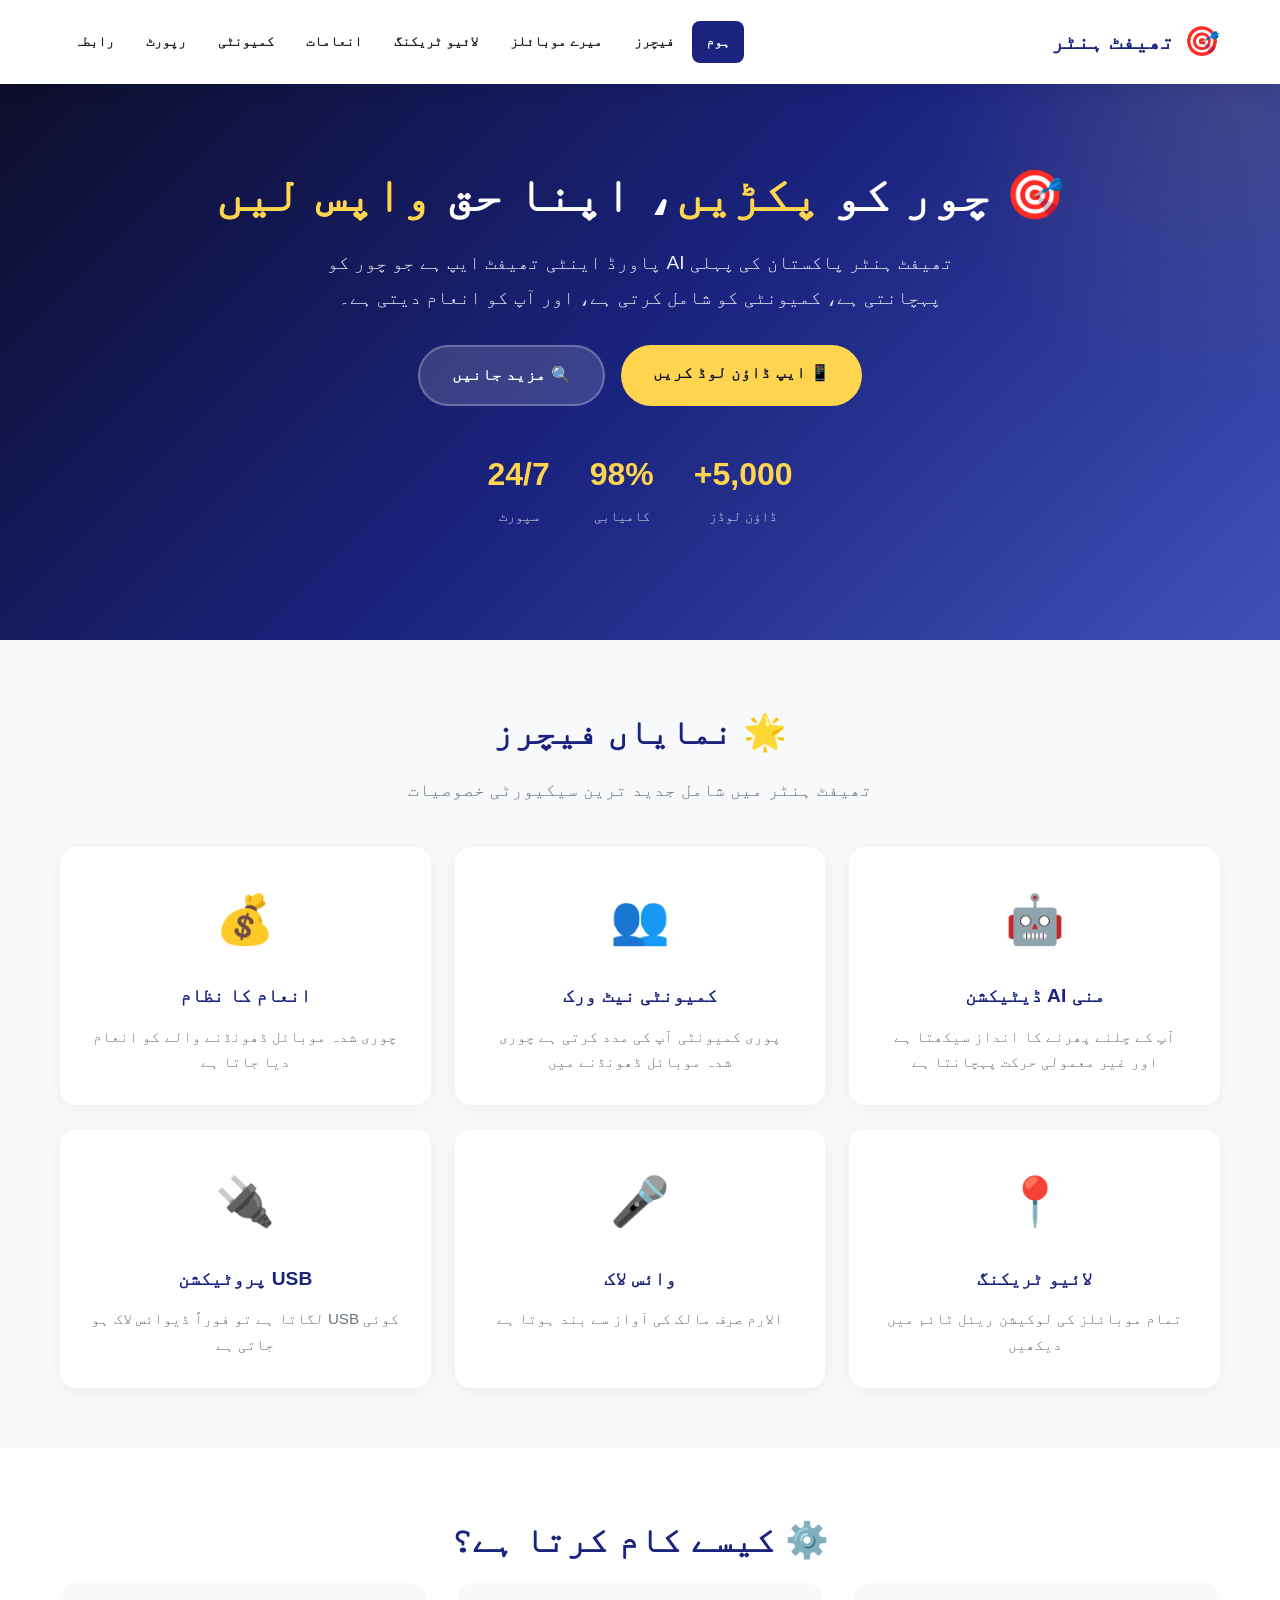
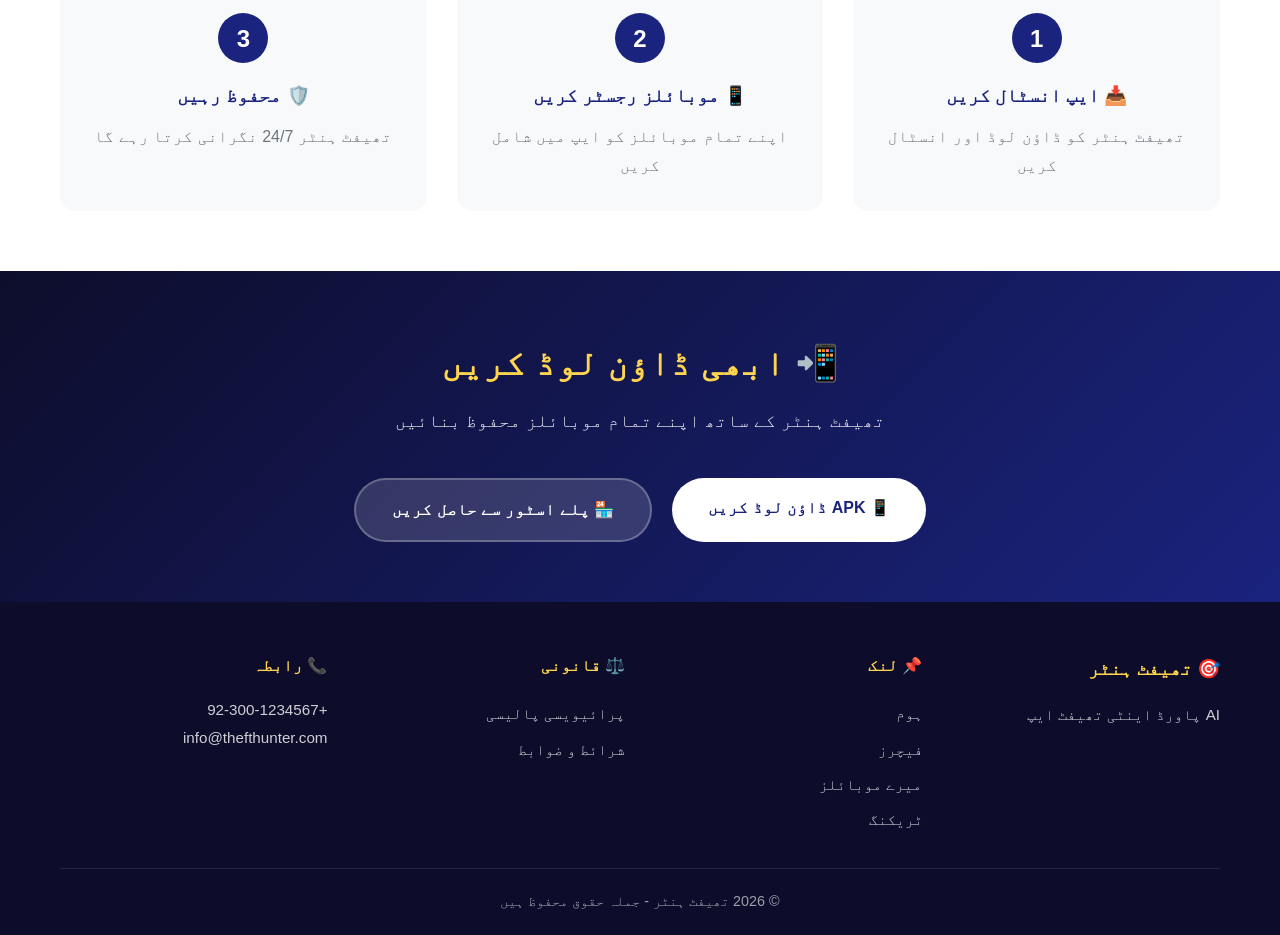
<file: index.html>
<!DOCTYPE html>
<html lang="ur" dir="rtl">
<head>
    <meta charset="UTF-8" />
    <meta name="google-site-verification" content="Zizre8eUrKEOZaQeyy_ZKunvBuW9qc2QjfamLsppagE" />
    <meta name="viewport" content="width=device-width, initial-scale=1.0"/>
    <title>🎯 تھیفٹ ہنٹر - چور کو پکڑیں، اپنا حق واپس لیں</title>
    <meta name="description" content="تھیفٹ ہنٹر - AI پاورڈ اینٹی تھیفٹ ایپ۔ 5 موبائلز ایک ساتھ ٹریک کریں۔" />
    <link rel="stylesheet" href="css/style.css" />
</head>
<body>

    <!-- ====== نیویگیشن بار ====== -->
    <nav class="navbar">
        <div class="container">
            <div class="logo">
                <span class="logo-icon">🎯</span>
                <span class="logo-text">تھیفٹ ہنٹر</span>
            </div>
            <ul class="nav-menu">
                <li><a href="index.html" class="active">ہوم</a></li>
                <li><a href="features.html">فیچرز</a></li>
                <li><a href="devices.html">میرے موبائلز</a></li>
                <li><a href="track.html">لائیو ٹریکنگ</a></li>
                <li><a href="rewards.html">انعامات</a></li>
                <li><a href="community.html">کمیونٹی</a></li>
                <li><a href="report.html">رپورٹ</a></li>
                <li><a href="contact.html">رابطہ</a></li>
            </ul>
        </div>
    </nav>

    <!-- ====== Main Content ====== -->
    <main>

    <!-- ====== ہیرو سیکشن ====== -->
    <section class="hero">
        <div class="container">
            <div class="hero-content">
                <h1>🎯 چور کو <span>پکڑیں</span>، اپنا حق <span>واپس لیں</span></h1>
                <p>تھیفٹ ہنٹر پاکستان کی پہلی AI پاورڈ اینٹی تھیفٹ ایپ ہے جو چور کو پہچانتی ہے، کمیونٹی کو شامل کرتی ہے، اور آپ کو انعام دیتی ہے۔</p>
                <div class="hero-buttons">
                    <a href="download.html" class="btn btn-primary">📱 ایپ ڈاؤن لوڈ کریں</a>
                    <a href="features.html" class="btn btn-secondary">🔍 مزید جانیں</a>
                </div>
                <div class="hero-stats">
                    <div class="stat"><span>5,000+</span><p>ڈاؤن لوڈز</p></div>
                    <div class="stat"><span>98%</span><p>کامیابی</p></div>
                    <div class="stat"><span>24/7</span><p>سپورٹ</p></div>
                </div>
            </div>
        </div>
    </section>

    <!-- ====== فیچرز ====== -->
    <section class="features">
        <div class="container">
            <h2>🌟 نمایاں فیچرز</h2>
            <p>تھیفٹ ہنٹر میں شامل جدید ترین سیکیورٹی خصوصیات</p>
            
            <div class="features-grid">
                <div class="feature-card">
                    <div class="feature-icon">🤖</div>
                    <h3>منی AI ڈیٹیکشن</h3>
                    <p>آپ کے چلنے پھرنے کا انداز سیکھتا ہے اور غیر معمولی حرکت پہچانتا ہے</p>
                </div>
                <div class="feature-card">
                    <div class="feature-icon">👥</div>
                    <h3>کمیونٹی نیٹ ورک</h3>
                    <p>پوری کمیونٹی آپ کی مدد کرتی ہے چوری شدہ موبائل ڈھونڈنے میں</p>
                </div>
                <div class="feature-card">
                    <div class="feature-icon">💰</div>
                    <h3>انعام کا نظام</h3>
                    <p>چوری شدہ موبائل ڈھونڈنے والے کو انعام دیا جاتا ہے</p>
                </div>
                <div class="feature-card">
                    <div class="feature-icon">📍</div>
                    <h3>لائیو ٹریکنگ</h3>
                    <p>تمام موبائلز کی لوکیشن ریئل ٹائم میں دیکھیں</p>
                </div>
                <div class="feature-card">
                    <div class="feature-icon">🎤</div>
                    <h3>وائس لاک</h3>
                    <p>الارم صرف مالک کی آواز سے بند ہوتا ہے</p>
                </div>
                <div class="feature-card">
                    <div class="feature-icon">🔌</div>
                    <h3>USB پروٹیکشن</h3>
                    <p>کوئی USB لگاتا ہے تو فوراً ڈیوائس لاک ہو جاتی ہے</p>
                </div>
            </div>
        </div>
    </section>

    <!-- ====== کیسے کام کرتا ہے ====== -->
    <section class="how-it-works">
        <div class="container">
            <h2>⚙️ کیسے کام کرتا ہے؟</h2>
            <div class="steps">
                <div class="step">
                    <div class="step-number">1</div>
                    <h3>📥 ایپ انسٹال کریں</h3>
                    <p>تھیفٹ ہنٹر کو ڈاؤن لوڈ اور انسٹال کریں</p>
                </div>
                <div class="step">
                    <div class="step-number">2</div>
                    <h3>📱 موبائلز رجسٹر کریں</h3>
                    <p>اپنے تمام موبائلز کو ایپ میں شامل کریں</p>
                </div>
                <div class="step">
                    <div class="step-number">3</div>
                    <h3>🛡️ محفوظ رہیں</h3>
                    <p>تھیفٹ ہنٹر 24/7 نگرانی کرتا رہے گا</p>
                </div>
            </div>
        </div>
    </section>

    <!-- ====== ڈاؤن لوڈ ====== -->
    <section class="download-section">
        <div class="container">
            <h2>📲 ابھی ڈاؤن لوڈ کریں</h2>
            <p>تھیفٹ ہنٹر کے ساتھ اپنے تمام موبائلز محفوظ بنائیں</p>
            <div class="download-buttons">
                <a href="download.html" class="btn btn-download">📱 APK ڈاؤن لوڈ کریں</a>
                <a href="#" class="btn btn-download btn-google">🏪 پلے اسٹور سے حاصل کریں</a>
            </div>
        </div>
    </section>

    </main>
    <!-- ====== End Main ====== -->

    <!-- ====== فوٹر ====== -->
    <footer>
        <div class="container">
            <div class="footer-grid">
                <div>
                    <h3>🎯 تھیفٹ ہنٹر</h3>
                    <p>AI پاورڈ اینٹی تھیفٹ ایپ</p>
                </div>
                <div>
                    <h4>📌 لنک</h4>
                    <ul>
                        <li><a href="index.html">ہوم</a></li>
                        <li><a href="features.html">فیچرز</a></li>
                        <li><a href="devices.html">میرے موبائلز</a></li>
                        <li><a href="track.html">ٹریکنگ</a></li>
                    </ul>
                </div>
                <div>
                    <h4>⚖️ قانونی</h4>
                    <ul>
                        <li><a href="privacy.html">پرائیویسی پالیسی</a></li>
                        <li><a href="terms.html">شرائط و ضوابط</a></li>
                    </ul>
                </div>
                <div>
                    <h4>📞 رابطہ</h4>
                    <p>+92-300-1234567</p>
                    <p>info@thefthunter.com</p>
                </div>
            </div>
            <p class="copyright">&copy; 2026 تھیفٹ ہنٹر - جملہ حقوق محفوظ ہیں</p>
        </div>
    </footer>

</body>
    </html>
</file>
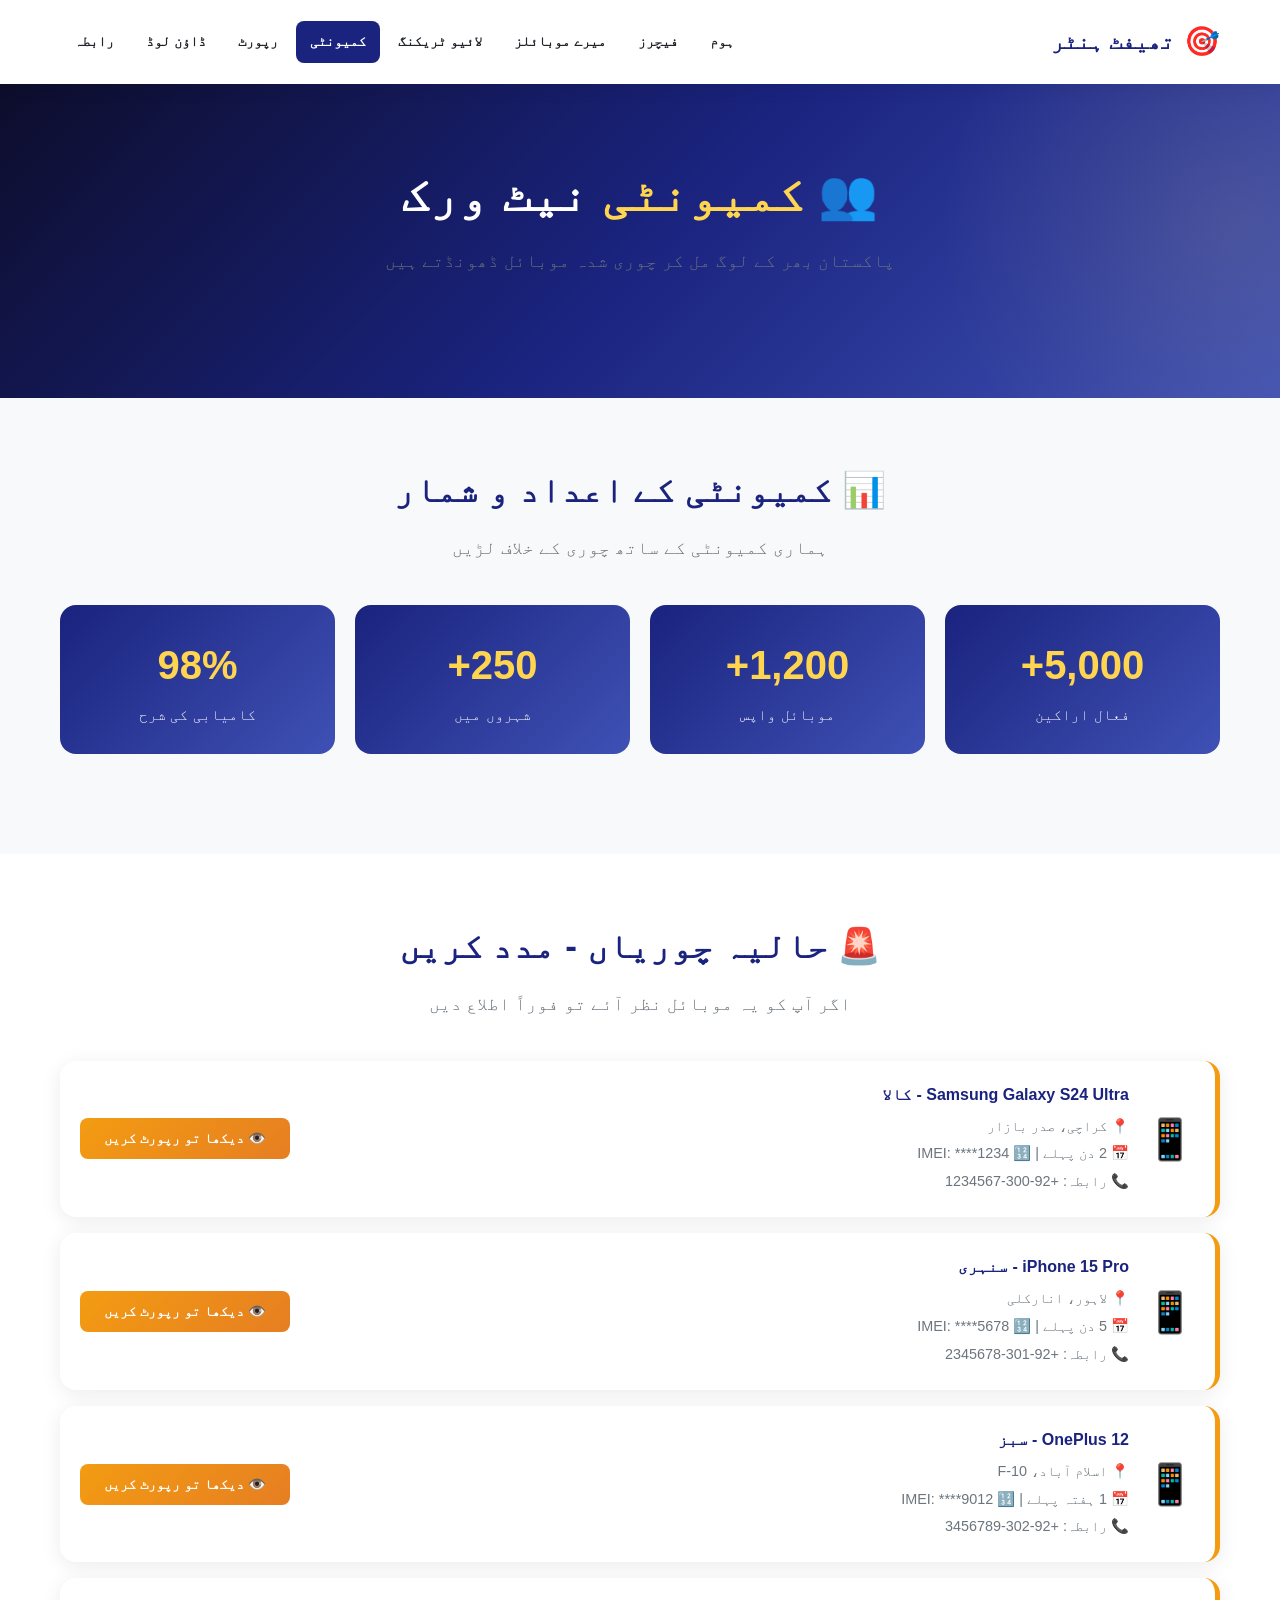
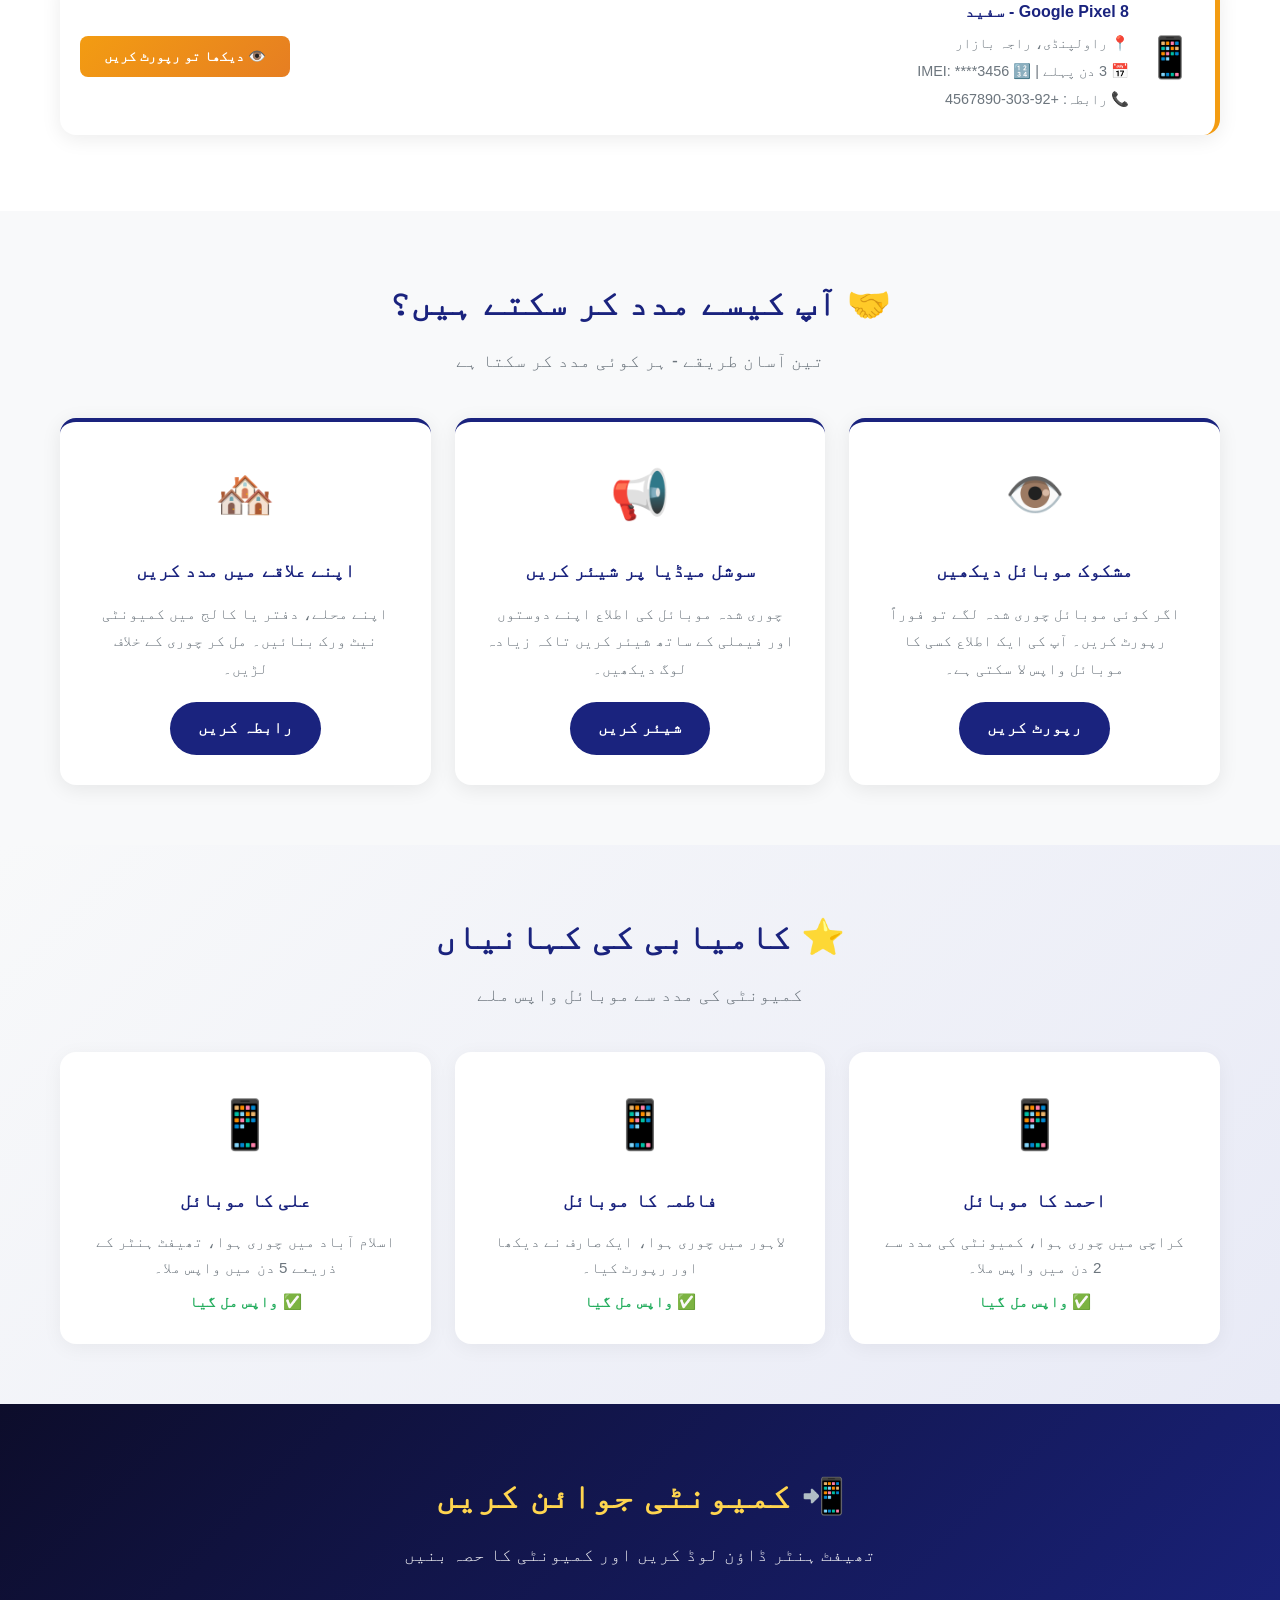
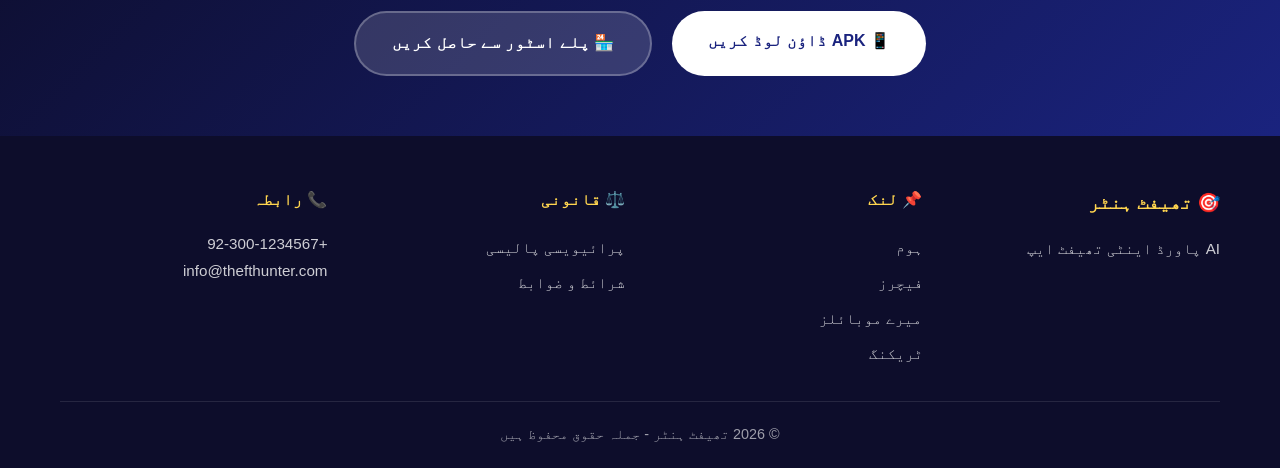
<file: community.html>
<!DOCTYPE html>
<html lang="ur" dir="rtl">
<head>
    <meta charset="UTF-8" />
    <meta name="viewport" content="width=device-width, initial-scale=1.0"/>
    <title>👥 کمیونٹی نیٹ ورک - تھیفٹ ہنٹر</title>
    <meta name="description" content="تھیفٹ ہنٹر - کمیونٹی کی مدد سے چوری شدہ موبائل ڈھونڈیں" />
    <link rel="stylesheet" href="css/style.css" />
    <style>
        .community-stats {
            display: grid;
            grid-template-columns: repeat(auto-fit, minmax(150px, 1fr));
            gap: 20px;
            margin-bottom: 40px;
        }
        .stat-box {
            background: linear-gradient(135deg, #1A237E, #3F51B5);
            color: white;
            padding: 24px;
            border-radius: 16px;
            text-align: center;
            transition: 0.3s;
        }
        .stat-box:hover {
            transform: translateY(-5px);
            box-shadow: 0 15px 40px rgba(26, 35, 126, 0.3);
        }
        .stat-box .number {
            font-size: 2.5rem;
            font-weight: bold;
            color: #FFD54F;
            display: block;
        }
        .stat-box .label {
            font-size: 0.95rem;
            opacity: 0.9;
            margin-top: 8px;
        }
        .sighting-card {
            background: white;
            padding: 20px;
            border-radius: 16px;
            box-shadow: 0 4px 20px rgba(0,0,0,0.08);
            margin-bottom: 16px;
            border-right: 5px solid #F39C12;
            display: flex;
            gap: 16px;
            align-items: center;
            flex-wrap: wrap;
        }
        .sighting-card .icon {
            font-size: 2.5rem;
        }
        .sighting-card .info {
            flex: 1;
            min-width: 200px;
        }
        .sighting-card .info h4 {
            color: #1A237E;
            margin-bottom: 4px;
        }
        .sighting-card .info p {
            color: #6C757D;
            font-size: 0.9rem;
            margin: 2px 0;
        }
        .btn-report-sighting {
            background: linear-gradient(135deg, #F39C12, #E67E22);
            color: white;
            padding: 12px 24px;
            border-radius: 8px;
            text-decoration: none;
            font-weight: bold;
            font-size: 0.9rem;
            border: none;
            cursor: pointer;
        }
        .btn-report-sighting:hover {
            transform: translateY(-2px);
            box-shadow: 0 8px 20px rgba(243, 156, 18, 0.4);
        }
        .help-card {
            background: white;
            padding: 30px;
            border-radius: 16px;
            text-align: center;
            box-shadow: 0 4px 20px rgba(0,0,0,0.08);
            transition: 0.3s;
            border-top: 4px solid #1A237E;
        }
        .help-card:hover {
            transform: translateY(-8px);
            box-shadow: 0 15px 40px rgba(0,0,0,0.15);
        }
        .help-card .icon {
            font-size: 3rem;
            margin-bottom: 16px;
        }
        .help-card h3 {
            color: #1A237E;
            margin-bottom: 12px;
        }
        .help-card p {
            color: #6C757D;
            font-size: 0.95rem;
            margin-bottom: 20px;
        }
        .btn-help {
            background: #1A237E;
            color: white;
            padding: 12px 28px;
            border-radius: 50px;
            text-decoration: none;
            font-weight: bold;
            display: inline-block;
        }
        .btn-help:hover {
            background: #FFD54F;
            color: #1A237E;
            transform: translateY(-2px);
        }
    </style>
</head>
<body>

    <!-- ====== نیویگیشن بار ====== -->
    <nav class="navbar">
        <div class="container">
            <a href="index.html" class="logo">
                <span class="logo-icon">🎯</span>
                <span class="logo-text">تھیفٹ ہنٹر</span>
            </a>
            <ul class="nav-menu">
                <li><a href="index.html">ہوم</a></li>
                <li><a href="features.html">فیچرز</a></li>
                <li><a href="devices.html">میرے موبائلز</a></li>
                <li><a href="track.html">لائیو ٹریکنگ</a></li>
                <li><a href="community.html" class="active">کمیونٹی</a></li>
                <li><a href="report.html">رپورٹ</a></li>
                <li><a href="download.html">ڈاؤن لوڈ</a></li>
                <li><a href="contact.html">رابطہ</a></li>
            </ul>
        </div>
    </nav>

    <!-- ====== ہیرو ====== -->
    <section class="hero">
        <div class="container">
            <h1>👥 <span>کمیونٹی</span> نیٹ ورک</h1>
            <p>پاکستان بھر کے لوگ مل کر چوری شدہ موبائل ڈھونڈتے ہیں</p>
        </div>
    </section>

    <!-- ====== کمیونٹی سٹیٹس ====== -->
    <section>
        <div class="container">
            <h2>📊 کمیونٹی کے اعداد و شمار</h2>
            <p>ہماری کمیونٹی کے ساتھ چوری کے خلاف لڑیں</p>

            <div class="community-stats">
                <div class="stat-box">
                    <span class="number">5,000+</span>
                    <span class="label">فعال اراکین</span>
                </div>
                <div class="stat-box">
                    <span class="number">1,200+</span>
                    <span class="label">موبائل واپس</span>
                </div>
                <div class="stat-box">
                    <span class="number">250+</span>
                    <span class="label">شہروں میں</span>
                </div>
                <div class="stat-box">
                    <span class="number">98%</span>
                    <span class="label">کامیابی کی شرح</span>
                </div>
            </div>
        </div>
    </section>

    <!-- ====== حالیہ چوریاں ====== -->
    <section style="background: white;">
        <div class="container">
            <h2>🚨 حالیہ چوریاں - مدد کریں</h2>
            <p>اگر آپ کو یہ موبائل نظر آئے تو فوراً اطلاع دیں</p>

            <div class="sighting-card">
                <div class="icon">📱</div>
                <div class="info">
                    <h4>Samsung Galaxy S24 Ultra - کالا</h4>
                    <p>📍 کراچی، صدر بازار</p>
                    <p>📅 2 دن پہلے | 🔢 IMEI: ****1234</p>
                    <p>📞 رابطہ: +92-300-1234567</p>
                </div>
                <button class="btn-report-sighting">👁️ دیکھا تو رپورٹ کریں</button>
            </div>

            <div class="sighting-card">
                <div class="icon">📱</div>
                <div class="info">
                    <h4>iPhone 15 Pro - سنہری</h4>
                    <p>📍 لاہور، انارکلی</p>
                    <p>📅 5 دن پہلے | 🔢 IMEI: ****5678</p>
                    <p>📞 رابطہ: +92-301-2345678</p>
                </div>
                <button class="btn-report-sighting">👁️ دیکھا تو رپورٹ کریں</button>
            </div>

            <div class="sighting-card">
                <div class="icon">📱</div>
                <div class="info">
                    <h4>OnePlus 12 - سبز</h4>
                    <p>📍 اسلام آباد، F-10</p>
                    <p>📅 1 ہفتہ پہلے | 🔢 IMEI: ****9012</p>
                    <p>📞 رابطہ: +92-302-3456789</p>
                </div>
                <button class="btn-report-sighting">👁️ دیکھا تو رپورٹ کریں</button>
            </div>

            <div class="sighting-card">
                <div class="icon">📱</div>
                <div class="info">
                    <h4>Google Pixel 8 - سفید</h4>
                    <p>📍 راولپنڈی، راجہ بازار</p>
                    <p>📅 3 دن پہلے | 🔢 IMEI: ****3456</p>
                    <p>📞 رابطہ: +92-303-4567890</p>
                </div>
                <button class="btn-report-sighting">👁️ دیکھا تو رپورٹ کریں</button>
            </div>

        </div>
    </section>

    <!-- ====== کمیونٹی کے ساتھ کیسے مدد کریں ====== -->
    <section>
        <div class="container">
            <h2>🤝 آپ کیسے مدد کر سکتے ہیں؟</h2>
            <p>تین آسان طریقے - ہر کوئی مدد کر سکتا ہے</p>

            <div class="features-grid">

                <div class="help-card">
                    <div class="icon">👁️</div>
                    <h3>مشکوک موبائل دیکھیں</h3>
                    <p>اگر کوئی موبائل چوری شدہ لگے تو فوراً رپورٹ کریں۔ آپ کی ایک اطلاع کسی کا موبائل واپس لا سکتی ہے۔</p>
                    <a href="report.html" class="btn-help">رپورٹ کریں</a>
                </div>

                <div class="help-card">
                    <div class="icon">📢</div>
                    <h3>سوشل میڈیا پر شیئر کریں</h3>
                    <p>چوری شدہ موبائل کی اطلاع اپنے دوستوں اور فیملی کے ساتھ شیئر کریں تاکہ زیادہ لوگ دیکھیں۔</p>
                    <a href="#" class="btn-help">شیئر کریں</a>
                </div>

                <div class="help-card">
                    <div class="icon">🏘️</div>
                    <h3>اپنے علاقے میں مدد کریں</h3>
                    <p>اپنے محلے، دفتر یا کالج میں کمیونٹی نیٹ ورک بنائیں۔ مل کر چوری کے خلاف لڑیں۔</p>
                    <a href="contact.html" class="btn-help">رابطہ کریں</a>
                </div>

            </div>
        </div>
    </section>

    <!-- ====== کامیابی کی کہانیاں ====== -->
    <section style="background: linear-gradient(135deg, #F8F9FA, #E8EAF6);">
        <div class="container">
            <h2>⭐ کامیابی کی کہانیاں</h2>
            <p>کمیونٹی کی مدد سے موبائل واپس ملے</p>

            <div class="features-grid">
                <div class="feature-card">
                    <div class="feature-icon">📱</div>
                    <h3>احمد کا موبائل</h3>
                    <p>کراچی میں چوری ہوا، کمیونٹی کی مدد سے 2 دن میں واپس ملا۔</p>
                    <p style="color: #27AE60; font-weight: bold; margin-top: 8px;">✅ واپس مل گیا</p>
                </div>
                <div class="feature-card">
                    <div class="feature-icon">📱</div>
                    <h3>فاطمہ کا موبائل</h3>
                    <p>لاہور میں چوری ہوا، ایک صارف نے دیکھا اور رپورٹ کیا۔</p>
                    <p style="color: #27AE60; font-weight: bold; margin-top: 8px;">✅ واپس مل گیا</p>
                </div>
                <div class="feature-card">
                    <div class="feature-icon">📱</div>
                    <h3>علی کا موبائل</h3>
                    <p>اسلام آباد میں چوری ہوا، تھیفٹ ہنٹر کے ذریعے 5 دن میں واپس ملا۔</p>
                    <p style="color: #27AE60; font-weight: bold; margin-top: 8px;">✅ واپس مل گیا</p>
                </div>
            </div>
        </div>
    </section>

    <!-- ====== ڈاؤن لوڈ ====== -->
    <section class="download-section">
        <div class="container">
            <h2>📲 کمیونٹی جوائن کریں</h2>
            <p>تھیفٹ ہنٹر ڈاؤن لوڈ کریں اور کمیونٹی کا حصہ بنیں</p>
            <div class="download-buttons">
                <a href="#" class="btn btn-download">📱 APK ڈاؤن لوڈ کریں</a>
                <a href="#" class="btn btn-download btn-google">🏪 پلے اسٹور سے حاصل کریں</a>
            </div>
        </div>
    </section>

    <!-- ====== فوٹر ====== -->
    <footer>
        <div class="container">
            <div class="footer-grid">
                <div>
                    <h3>🎯 تھیفٹ ہنٹر</h3>
                    <p>AI پاورڈ اینٹی تھیفٹ ایپ</p>
                </div>
                <div>
                    <h4>📌 لنک</h4>
                    <ul>
                        <li><a href="index.html">ہوم</a></li>
                        <li><a href="features.html">فیچرز</a></li>
                        <li><a href="devices.html">میرے موبائلز</a></li>
                        <li><a href="track.html">ٹریکنگ</a></li>
                    </ul>
                </div>
                <div>
                    <h4>⚖️ قانونی</h4>
                    <ul>
                        <li><a href="privacy.html">پرائیویسی پالیسی</a></li>
                        <li><a href="terms.html">شرائط و ضوابط</a></li>
                    </ul>
                </div>
                <div>
                    <h4>📞 رابطہ</h4>
                    <p>+92-300-1234567</p>
                    <p>info@thefthunter.com</p>
                </div>
            </div>
            <p class="copyright">&copy; 2026 تھیفٹ ہنٹر - جملہ حقوق محفوظ ہیں</p>
        </div>
    </footer>

</body>
  </html>
</file>
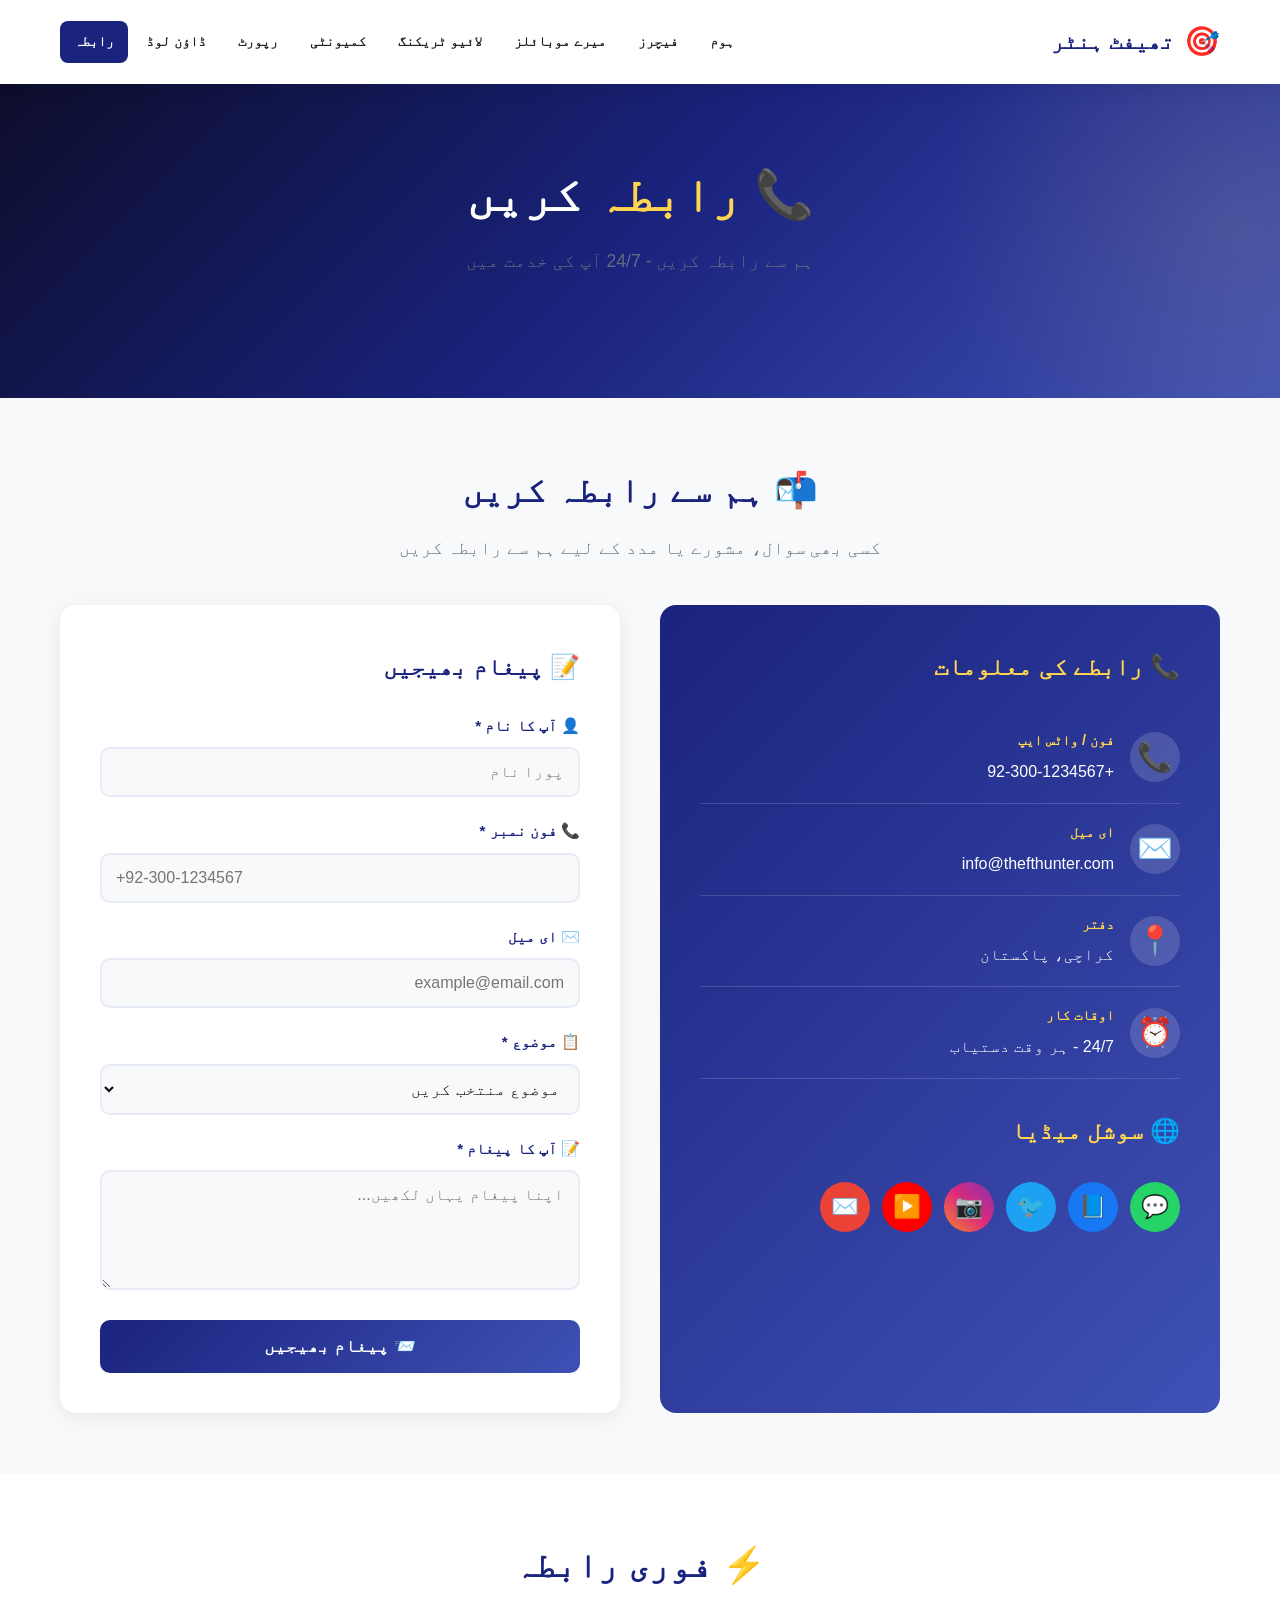
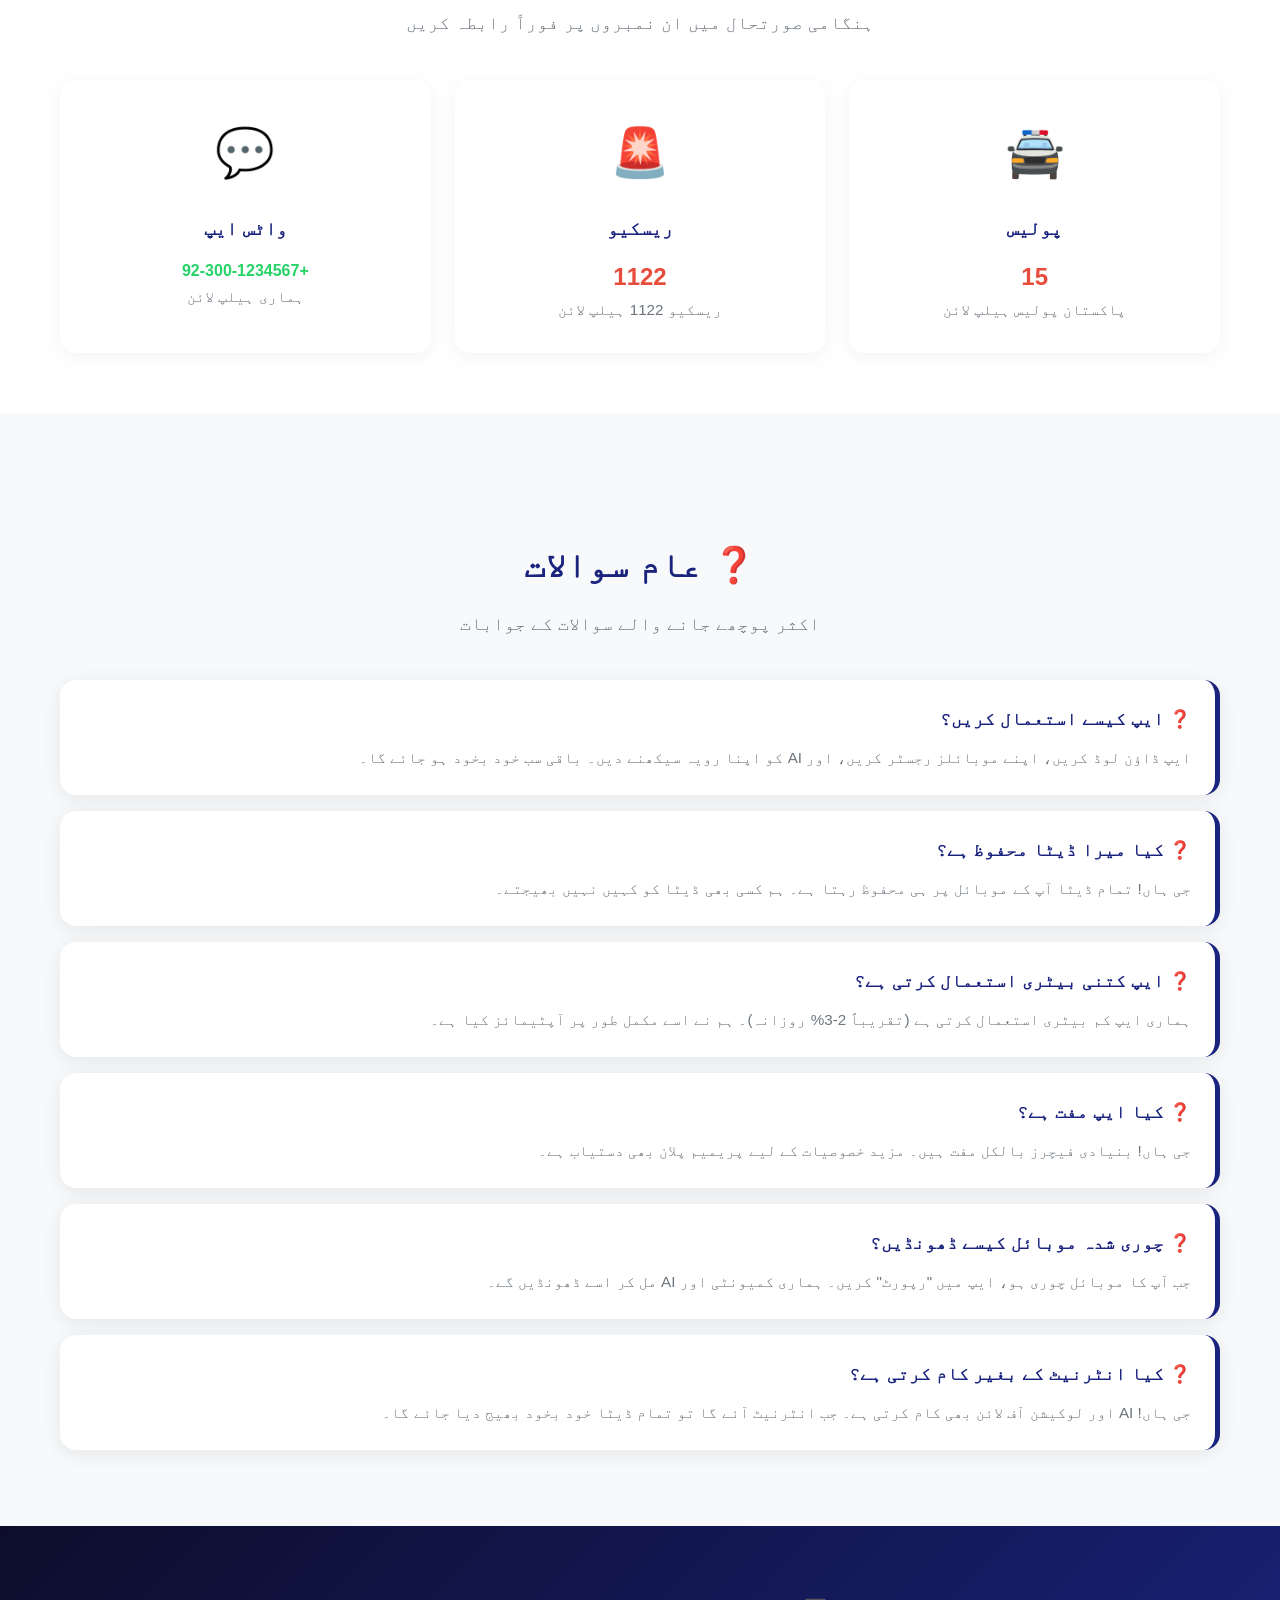
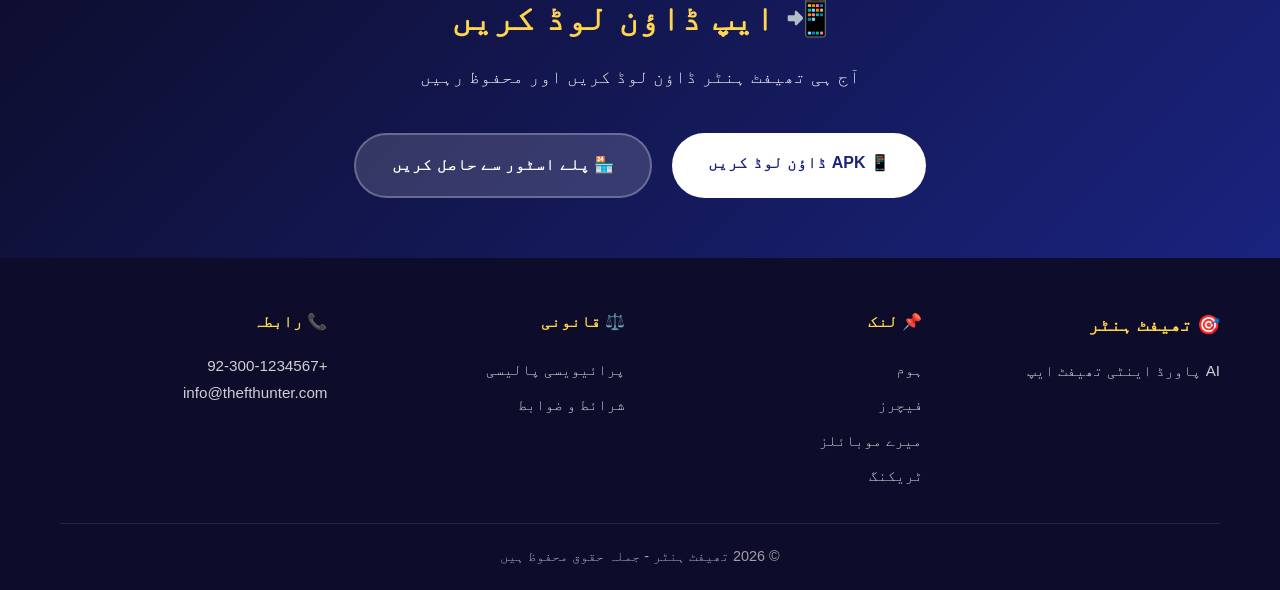
<file: contact.html>
<!DOCTYPE html>
<html lang="ur" dir="rtl">
<head>
    <meta charset="UTF-8" />
    <meta name="viewport" content="width=device-width, initial-scale=1.0"/>
    <title>📞 رابطہ - تھیفٹ ہنٹر</title>
    <meta name="description" content="تھیفٹ ہنٹر - ہم سے رابطہ کریں" />
    <link rel="stylesheet" href="css/style.css" />
    <style>
        .contact-grid {
            display: grid;
            grid-template-columns: 1fr 1fr;
            gap: 40px;
            margin-top: 40px;
        }
        .contact-info {
            background: linear-gradient(135deg, #1A237E, #3F51B5);
            color: white;
            padding: 40px;
            border-radius: 16px;
        }
        .contact-info h3 {
            color: #FFD54F;
            margin-bottom: 24px;
            font-size: 1.5rem;
        }
        .contact-item {
            display: flex;
            align-items: center;
            gap: 16px;
            padding: 16px 0;
            border-bottom: 1px solid rgba(255,255,255,0.15);
        }
        .contact-item:last-child {
            border-bottom: none;
        }
        .contact-item .icon {
            font-size: 1.8rem;
            width: 50px;
            height: 50px;
            background: rgba(255,255,255,0.15);
            border-radius: 50%;
            display: flex;
            align-items: center;
            justify-content: center;
            flex-shrink: 0;
        }
        .contact-item .details h4 {
            color: #FFD54F;
            font-size: 0.9rem;
            margin-bottom: 4px;
        }
        .contact-item .details p {
            font-size: 1rem;
            margin: 0;
        }
        .social-links-contact {
            margin-top: 30px;
            display: flex;
            gap: 12px;
            flex-wrap: wrap;
        }
        .social-btn {
            width: 50px;
            height: 50px;
            border-radius: 50%;
            display: flex;
            align-items: center;
            justify-content: center;
            color: white;
            text-decoration: none;
            font-size: 1.4rem;
            transition: 0.3s;
        }
        .social-btn:hover {
            transform: translateY(-5px);
        }
        .social-btn.whatsapp { background: #25D366; }
        .social-btn.facebook { background: #1877F2; }
        .social-btn.twitter { background: #1DA1F2; }
        .social-btn.instagram { background: linear-gradient(45deg, #F58529, #DD2A7B, #8134AF); }
        .social-btn.youtube { background: #FF0000; }
        .social-btn.email { background: #EA4335; }

        .contact-form {
            background: white;
            padding: 40px;
            border-radius: 16px;
            box-shadow: 0 4px 20px rgba(0,0,0,0.08);
        }
        .contact-form h3 {
            color: #1A237E;
            margin-bottom: 24px;
            font-size: 1.5rem;
        }
        .form-group {
            margin-bottom: 20px;
        }
        .form-group label {
            display: block;
            color: #1A237E;
            font-weight: bold;
            margin-bottom: 8px;
            font-size: 0.95rem;
        }
        .form-group input,
        .form-group select,
        .form-group textarea {
            width: 100%;
            padding: 14px;
            border: 2px solid #E8EAF6;
            border-radius: 10px;
            font-size: 1rem;
            font-family: inherit;
            transition: 0.3s;
            background: #F8F9FA;
        }
        .form-group input:focus,
        .form-group select:focus,
        .form-group textarea:focus {
            outline: none;
            border-color: #1A237E;
            background: white;
        }
        .form-group textarea {
            resize: vertical;
            min-height: 120px;
        }
        .btn-send {
            width: 100%;
            background: linear-gradient(135deg, #1A237E, #3F51B5);
            color: white;
            padding: 16px;
            border: none;
            border-radius: 10px;
            font-size: 1.1rem;
            font-weight: bold;
            cursor: pointer;
            transition: 0.3s;
        }
        .btn-send:hover {
            transform: translateY(-3px);
            box-shadow: 0 10px 30px rgba(26, 35, 126, 0.4);
        }

        .faq-section {
            margin-top: 60px;
        }
        .faq-item {
            background: white;
            padding: 24px;
            border-radius: 16px;
            margin-bottom: 16px;
            box-shadow: 0 4px 20px rgba(0,0,0,0.08);
            border-right: 5px solid #1A237E;
        }
        .faq-item h4 {
            color: #1A237E;
            margin-bottom: 8px;
            font-size: 1.1rem;
        }
        .faq-item p {
            color: #6C757D;
            font-size: 0.95rem;
        }

        @media (max-width: 768px) {
            .contact-grid {
                grid-template-columns: 1fr;
            }
        }
    </style>
</head>
<body>

    <!-- ====== نیویگیشن بار ====== -->
    <nav class="navbar">
        <div class="container">
            <a href="index.html" class="logo">
                <span class="logo-icon">🎯</span>
                <span class="logo-text">تھیفٹ ہنٹر</span>
            </a>
            <ul class="nav-menu">
                <li><a href="index.html">ہوم</a></li>
                <li><a href="features.html">فیچرز</a></li>
                <li><a href="devices.html">میرے موبائلز</a></li>
                <li><a href="track.html">لائیو ٹریکنگ</a></li>
                <li><a href="community.html">کمیونٹی</a></li>
                <li><a href="report.html">رپورٹ</a></li>
                <li><a href="download.html">ڈاؤن لوڈ</a></li>
                <li><a href="contact.html" class="active">رابطہ</a></li>
            </ul>
        </div>
    </nav>

    <!-- ====== ہیرو ====== -->
    <section class="hero">
        <div class="container">
            <h1>📞 <span>رابطہ</span> کریں</h1>
            <p>ہم سے رابطہ کریں - 24/7 آپ کی خدمت میں</p>
        </div>
    </section>

    <!-- ====== رابطہ ====== -->
    <section>
        <div class="container">
            <h2>📬 ہم سے رابطہ کریں</h2>
            <p>کسی بھی سوال، مشورے یا مدد کے لیے ہم سے رابطہ کریں</p>

            <div class="contact-grid">

                <!-- معلومات -->
                <div class="contact-info">
                    <h3>📞 رابطے کی معلومات</h3>

                    <div class="contact-item">
                        <div class="icon">📞</div>
                        <div class="details">
                            <h4>فون / واٹس ایپ</h4>
                            <p>+92-300-1234567</p>
                        </div>
                    </div>

                    <div class="contact-item">
                        <div class="icon">✉️</div>
                        <div class="details">
                            <h4>ای میل</h4>
                            <p>info@thefthunter.com</p>
                        </div>
                    </div>

                    <div class="contact-item">
                        <div class="icon">📍</div>
                        <div class="details">
                            <h4>دفتر</h4>
                            <p>کراچی، پاکستان</p>
                        </div>
                    </div>

                    <div class="contact-item">
                        <div class="icon">⏰</div>
                        <div class="details">
                            <h4>اوقات کار</h4>
                            <p>24/7 - ہر وقت دستیاب</p>
                        </div>
                    </div>

                    <h3 style="margin-top: 30px;">🌐 سوشل میڈیا</h3>
                    <div class="social-links-contact">
                        <a href="https://wa.me/923001234567" class="social-btn whatsapp" target="_blank">💬</a>
                        <a href="#" class="social-btn facebook">📘</a>
                        <a href="#" class="social-btn twitter">🐦</a>
                        <a href="#" class="social-btn instagram">📷</a>
                        <a href="#" class="social-btn youtube">▶️</a>
                        <a href="mailto:info@thefthunter.com" class="social-btn email">✉️</a>
                    </div>
                </div>

                <!-- فارم -->
                <div class="contact-form">
                    <h3>📝 پیغام بھیجیں</h3>

                    <form>
                        <div class="form-group">
                            <label>👤 آپ کا نام *</label>
                            <input type="text" placeholder="پورا نام" required />
                        </div>

                        <div class="form-group">
                            <label>📞 فون نمبر *</label>
                            <input type="tel" placeholder="+92-300-1234567" required />
                        </div>

                        <div class="form-group">
                            <label>✉️ ای میل</label>
                            <input type="email" placeholder="example@email.com" />
                        </div>

                        <div class="form-group">
                            <label>📋 موضوع *</label>
                            <select required>
                                <option value="">موضوع منتخب کریں</option>
                                <option value="help">مدد چاہیے</option>
                                <option value="report">چوری کی رپورٹ</option>
                                <option value="bug">بگ رپورٹ</option>
                                <option value="suggestion">مشورہ</option>
                                <option value="other">دیگر</option>
                            </select>
                        </div>

                        <div class="form-group">
                            <label>📝 آپ کا پیغام *</label>
                            <textarea placeholder="اپنا پیغام یہاں لکھیں..." required></textarea>
                        </div>

                        <button type="submit" class="btn-send">
                            📨 پیغام بھیجیں
                        </button>
                    </form>
                </div>

            </div>
        </div>
    </section>

    <!-- ====== فوری رابطہ ====== -->
    <section style="background: white;">
        <div class="container">
            <h2>⚡ فوری رابطہ</h2>
            <p>ہنگامی صورتحال میں ان نمبروں پر فوراً رابطہ کریں</p>

            <div class="features-grid">
                <div class="feature-card">
                    <div class="feature-icon">🚔</div>
                    <h3>پولیس</h3>
                    <p style="font-size: 1.5rem; color: #E74C3C; font-weight: bold;">15</p>
                    <p>پاکستان پولیس ہیلپ لائن</p>
                </div>
                <div class="feature-card">
                    <div class="feature-icon">🚨</div>
                    <h3>ریسکیو</h3>
                    <p style="font-size: 1.5rem; color: #E74C3C; font-weight: bold;">1122</p>
                    <p>ریسکیو 1122 ہیلپ لائن</p>
                </div>
                <div class="feature-card">
                    <div class="feature-icon">💬</div>
                    <h3>واٹس ایپ</h3>
                    <p style="font-size: 1rem; color: #25D366; font-weight: bold;">+92-300-1234567</p>
                    <p>ہماری ہیلپ لائن</p>
                </div>
            </div>
        </div>
    </section>

    <!-- ====== عام سوالات ====== -->
    <section class="faq-section">
        <div class="container">
            <h2>❓ عام سوالات</h2>
            <p>اکثر پوچھے جانے والے سوالات کے جوابات</p>

            <div class="faq-item">
                <h4>❓ ایپ کیسے استعمال کریں؟</h4>
                <p>ایپ ڈاؤن لوڈ کریں، اپنے موبائلز رجسٹر کریں، اور AI کو اپنا رویہ سیکھنے دیں۔ باقی سب خود بخود ہو جائے گا۔</p>
            </div>

            <div class="faq-item">
                <h4>❓ کیا میرا ڈیٹا محفوظ ہے؟</h4>
                <p>جی ہاں! تمام ڈیٹا آپ کے موبائل پر ہی محفوظ رہتا ہے۔ ہم کسی بھی ڈیٹا کو کہیں نہیں بھیجتے۔</p>
            </div>

            <div class="faq-item">
                <h4>❓ ایپ کتنی بیٹری استعمال کرتی ہے؟</h4>
                <p>ہماری ایپ کم بیٹری استعمال کرتی ہے (تقریباً 2-3% روزانہ)۔ ہم نے اسے مکمل طور پر آپٹیمائز کیا ہے۔</p>
            </div>

            <div class="faq-item">
                <h4>❓ کیا ایپ مفت ہے؟</h4>
                <p>جی ہاں! بنیادی فیچرز بالکل مفت ہیں۔ مزید خصوصیات کے لیے پریمیم پلان بھی دستیاب ہے۔</p>
            </div>

            <div class="faq-item">
                <h4>❓ چوری شدہ موبائل کیسے ڈھونڈیں؟</h4>
                <p>جب آپ کا موبائل چوری ہو، ایپ میں "رپورٹ" کریں۔ ہماری کمیونٹی اور AI مل کر اسے ڈھونڈیں گے۔</p>
            </div>

            <div class="faq-item">
                <h4>❓ کیا انٹرنیٹ کے بغیر کام کرتی ہے؟</h4>
                <p>جی ہاں! AI اور لوکیشن آف لائن بھی کام کرتی ہے۔ جب انٹرنیٹ آئے گا تو تمام ڈیٹا خود بخود بھیج دیا جائے گا۔</p>
            </div>

        </div>
    </section>

    <!-- ====== ڈاؤن لوڈ ====== -->
    <section class="download-section">
        <div class="container">
            <h2>📲 ایپ ڈاؤن لوڈ کریں</h2>
            <p>آج ہی تھیفٹ ہنٹر ڈاؤن لوڈ کریں اور محفوظ رہیں</p>
            <div class="download-buttons">
                <a href="download.html" class="btn btn-download">📱 APK ڈاؤن لوڈ کریں</a>
                <a href="download.html" class="btn btn-download btn-google">🏪 پلے اسٹور سے حاصل کریں</a>
            </div>
        </div>
    </section>

    <!-- ====== فوٹر ====== -->
    <footer>
        <div class="container">
            <div class="footer-grid">
                <div>
                    <h3>🎯 تھیفٹ ہنٹر</h3>
                    <p>AI پاورڈ اینٹی تھیفٹ ایپ</p>
                </div>
                <div>
                    <h4>📌 لنک</h4>
                    <ul>
                        <li><a href="index.html">ہوم</a></li>
                        <li><a href="features.html">فیچرز</a></li>
                        <li><a href="devices.html">میرے موبائلز</a></li>
                        <li><a href="track.html">ٹریکنگ</a></li>
                    </ul>
                </div>
                <div>
                    <h4>⚖️ قانونی</h4>
                    <ul>
                        <li><a href="privacy.html">پرائیویسی پالیسی</a></li>
                        <li><a href="terms.html">شرائط و ضوابط</a></li>
                    </ul>
                </div>
                <div>
                    <h4>📞 رابطہ</h4>
                    <p>+92-300-1234567</p>
                    <p>info@thefthunter.com</p>
                </div>
            </div>
            <p class="copyright">&copy; 2026 تھیفٹ ہنٹر - جملہ حقوق محفوظ ہیں</p>
        </div>
    </footer>

</body>
                      </html>
</file>
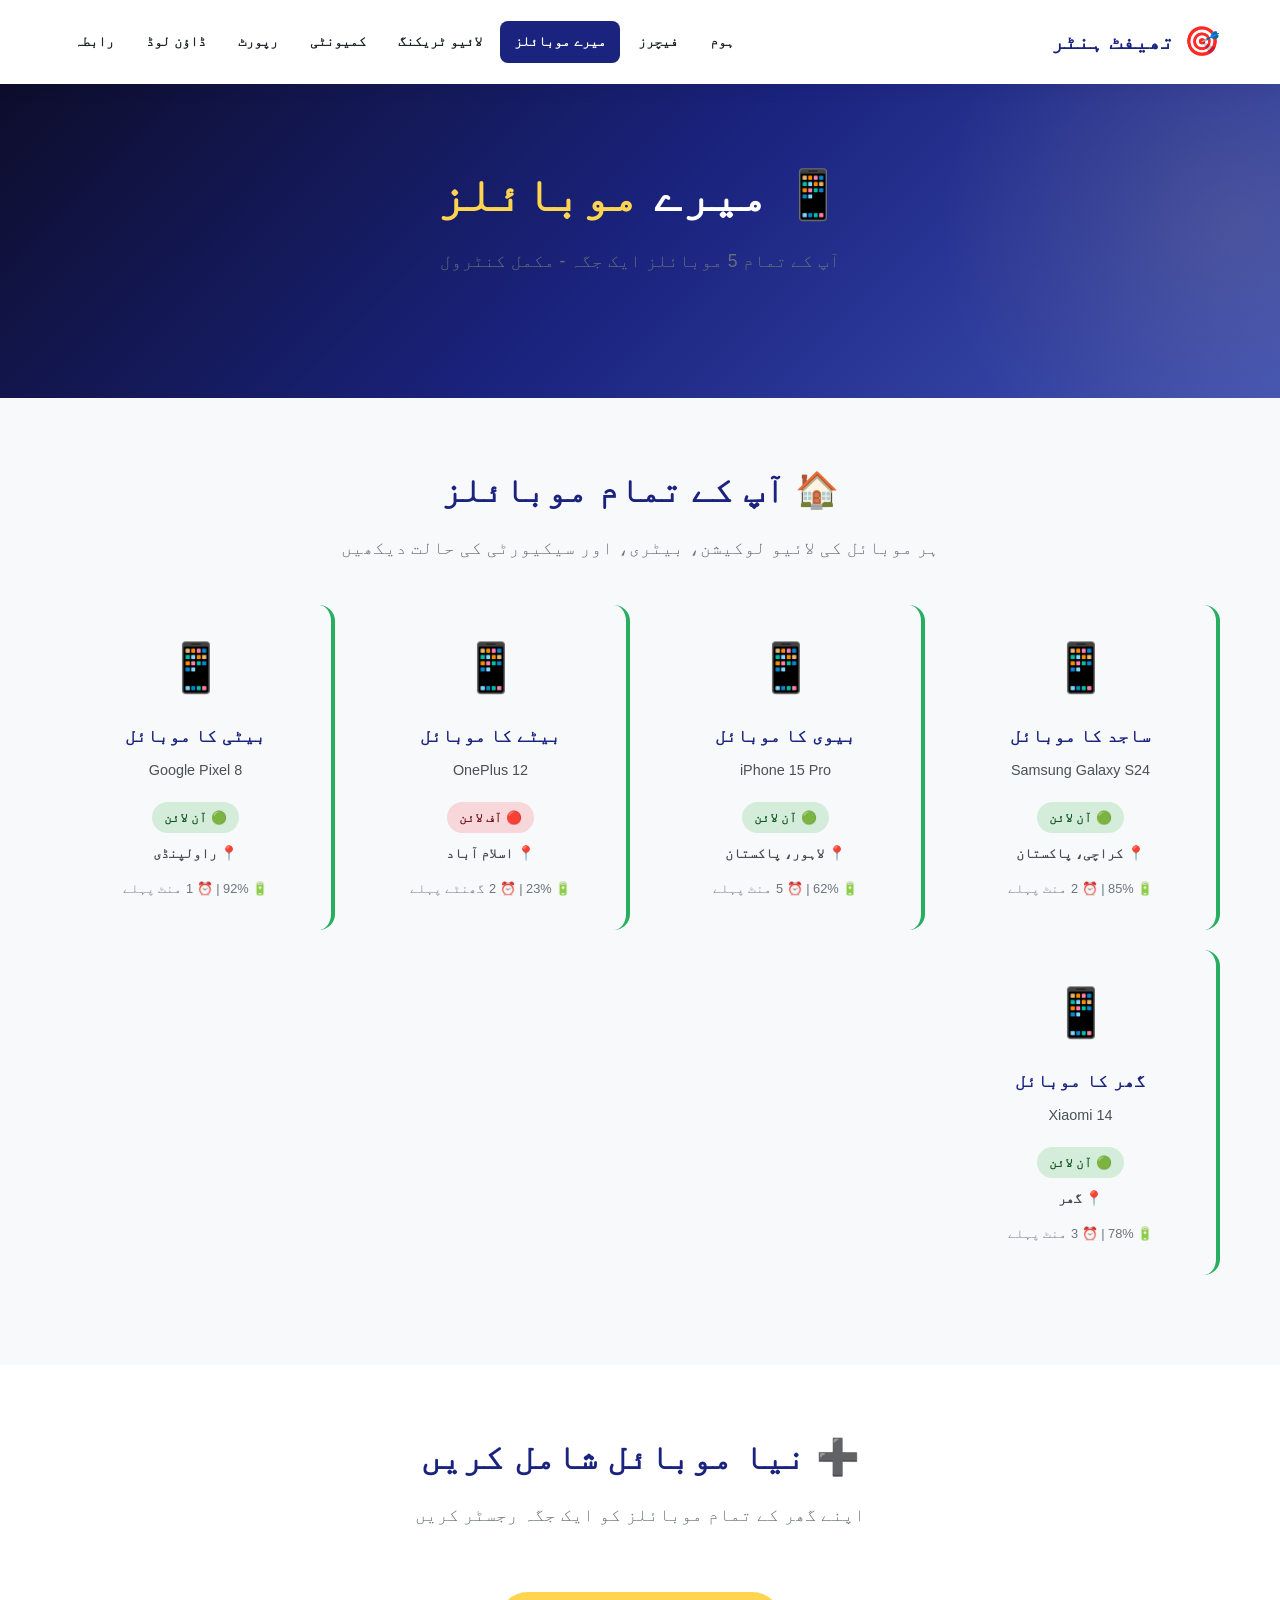
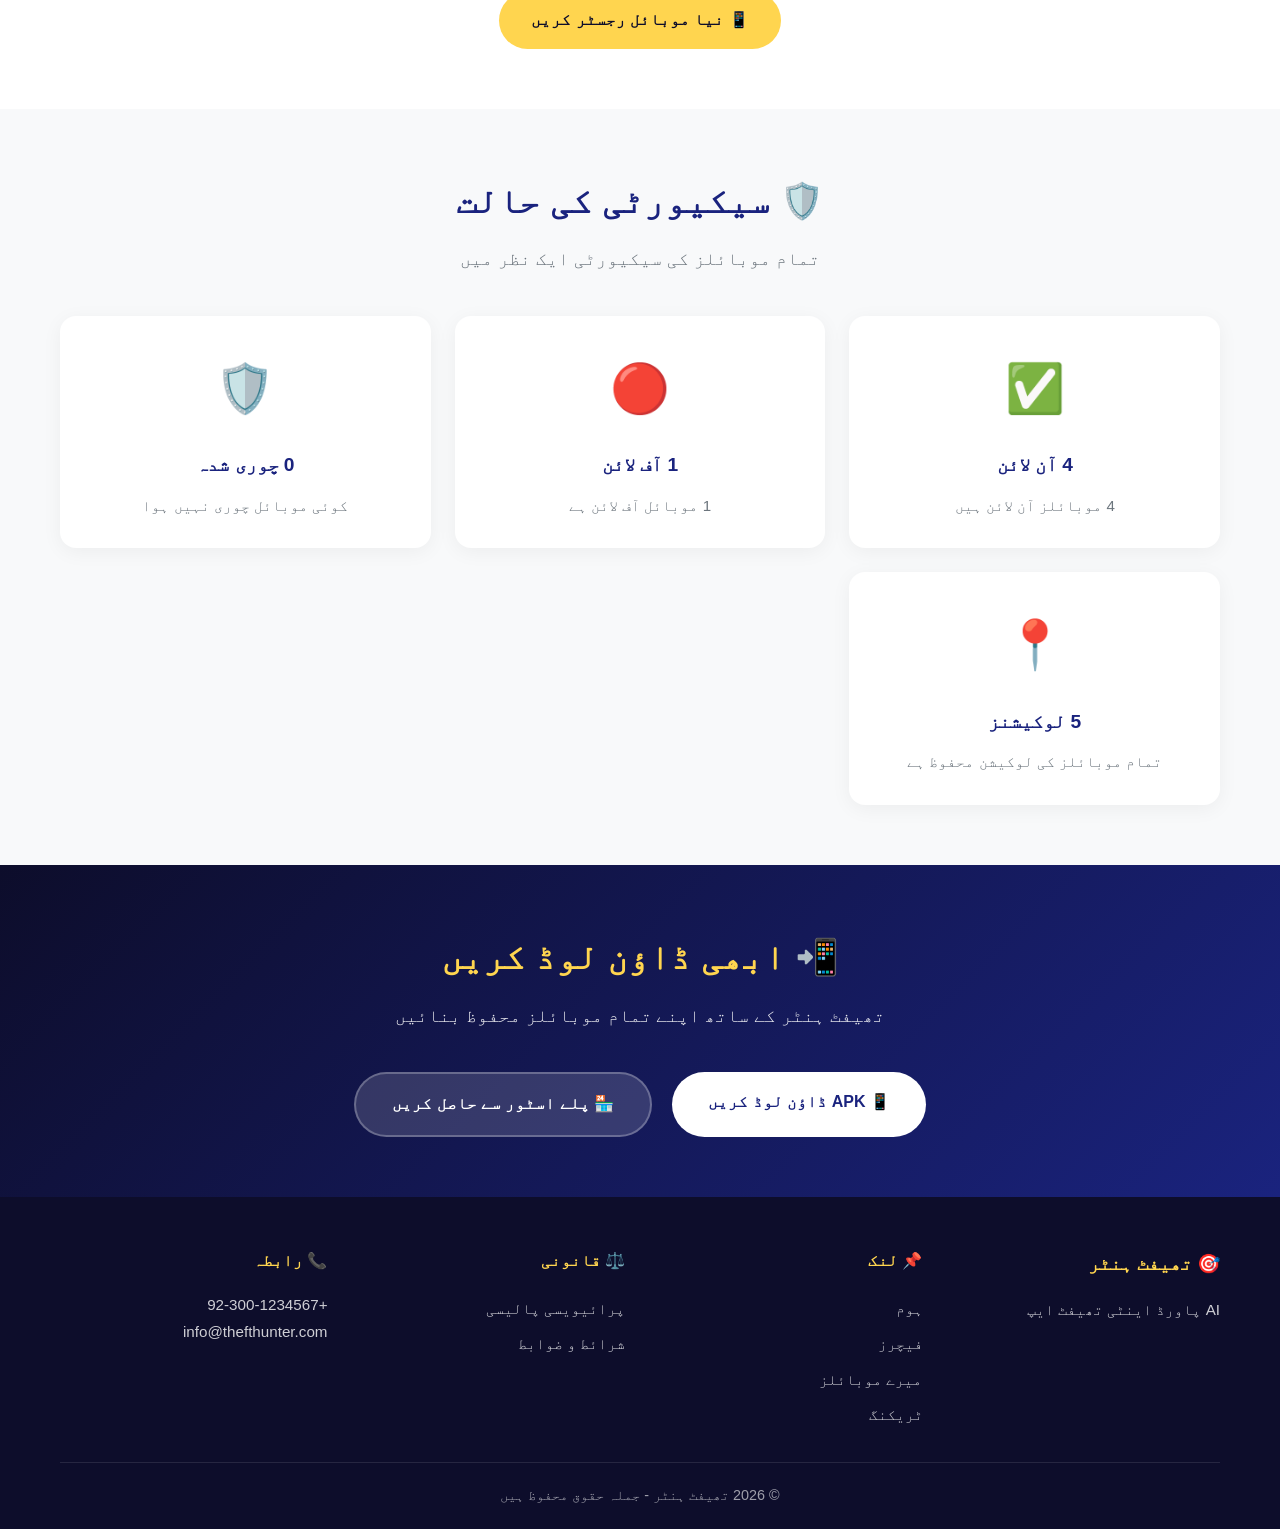
<file: devices.html>
<!DOCTYPE html>
<html lang="ur" dir="rtl">
<head>
    <meta charset="UTF-8" />
    <meta name="viewport" content="width=device-width, initial-scale=1.0"/>
    <title>📱 میرے موبائلز - تھیفٹ ہنٹر</title>
    <meta name="description" content="تھیفٹ ہنٹر - اپنے تمام 5 موبائلز ایک جگہ کنٹرول کریں" />
    <link rel="stylesheet" href="css/style.css" />
</head>
<body>

    <!-- ====== نیویگیشن بار ====== -->
    <nav class="navbar">
        <div class="container">
            <a href="index.html" class="logo">
                <span class="logo-icon">🎯</span>
                <span class="logo-text">تھیفٹ ہنٹر</span>
            </a>
            <ul class="nav-menu">
                <li><a href="index.html">ہوم</a></li>
                <li><a href="features.html">فیچرز</a></li>
                <li><a href="devices.html" class="active">میرے موبائلز</a></li>
                <li><a href="track.html">لائیو ٹریکنگ</a></li>
                <li><a href="community.html">کمیونٹی</a></li>
                <li><a href="report.html">رپورٹ</a></li>
                <li><a href="download.html">ڈاؤن لوڈ</a></li>
                <li><a href="contact.html">رابطہ</a></li>
            </ul>
        </div>
    </nav>

    <!-- ====== ہیرو ====== -->
    <section class="hero">
        <div class="container">
            <h1>📱 میرے <span>موبائلز</span></h1>
            <p>آپ کے تمام 5 موبائلز ایک جگہ - مکمل کنٹرول</p>
        </div>
    </section>

    <!-- ====== ڈیوائسز کی لسٹ ====== -->
    <section>
        <div class="container">
            <h2>🏠 آپ کے تمام موبائلز</h2>
            <p>ہر موبائل کی لائیو لوکیشن، بیٹری، اور سیکیورٹی کی حالت دیکھیں</p>

            <div class="devices-preview">

                <!-- ڈیوائس 1 -->
                <div class="device-card">
                    <div class="device-icon">📱</div>
                    <h3>ساجد کا موبائل</h3>
                    <p>Samsung Galaxy S24</p>
                    <span class="status online">🟢 آن لائن</span>
                    <p class="location">📍 کراچی، پاکستان</p>
                    <p style="color:#6C757D; font-size:0.8rem;">🔋 85% | ⏰ 2 منٹ پہلے</p>
                </div>

                <!-- ڈیوائس 2 -->
                <div class="device-card">
                    <div class="device-icon">📱</div>
                    <h3>بیوی کا موبائل</h3>
                    <p>iPhone 15 Pro</p>
                    <span class="status online">🟢 آن لائن</span>
                    <p class="location">📍 لاہور، پاکستان</p>
                    <p style="color:#6C757D; font-size:0.8rem;">🔋 62% | ⏰ 5 منٹ پہلے</p>
                </div>

                <!-- ڈیوائس 3 -->
                <div class="device-card">
                    <div class="device-icon">📱</div>
                    <h3>بیٹے کا موبائل</h3>
                    <p>OnePlus 12</p>
                    <span class="status offline">🔴 آف لائن</span>
                    <p class="location">📍 اسلام آباد</p>
                    <p style="color:#6C757D; font-size:0.8rem;">🔋 23% | ⏰ 2 گھنٹے پہلے</p>
                </div>

                <!-- ڈیوائس 4 -->
                <div class="device-card">
                    <div class="device-icon">📱</div>
                    <h3>بیٹی کا موبائل</h3>
                    <p>Google Pixel 8</p>
                    <span class="status online">🟢 آن لائن</span>
                    <p class="location">📍 راولپنڈی</p>
                    <p style="color:#6C757D; font-size:0.8rem;">🔋 92% | ⏰ 1 منٹ پہلے</p>
                </div>

                <!-- ڈیوائس 5 -->
                <div class="device-card">
                    <div class="device-icon">📱</div>
                    <h3>گھر کا موبائل</h3>
                    <p>Xiaomi 14</p>
                    <span class="status online">🟢 آن لائن</span>
                    <p class="location">📍 گھر</p>
                    <p style="color:#6C757D; font-size:0.8rem;">🔋 78% | ⏰ 3 منٹ پہلے</p>
                </div>

            </div>
        </div>
    </section>

    <!-- ====== نیا ڈیوائس شامل کریں ====== -->
    <section style="background: white; text-align: center;">
        <div class="container">
            <h2>➕ نیا موبائل شامل کریں</h2>
            <p>اپنے گھر کے تمام موبائلز کو ایک جگہ رجسٹر کریں</p>
            <a href="#" class="btn btn-primary" style="margin-top:20px;">📱 نیا موبائل رجسٹر کریں</a>
        </div>
    </section>

    <!-- ====== سیکیورٹی سٹیٹس ====== -->
    <section>
        <div class="container">
            <h2>🛡️ سیکیورٹی کی حالت</h2>
            <p>تمام موبائلز کی سیکیورٹی ایک نظر میں</p>

            <div class="features-grid">
                <div class="feature-card">
                    <div class="feature-icon">✅</div>
                    <h3>4 آن لائن</h3>
                    <p>4 موبائلز آن لائن ہیں</p>
                </div>
                <div class="feature-card">
                    <div class="feature-icon">🔴</div>
                    <h3>1 آف لائن</h3>
                    <p>1 موبائل آف لائن ہے</p>
                </div>
                <div class="feature-card">
                    <div class="feature-icon">🛡️</div>
                    <h3>0 چوری شدہ</h3>
                    <p>کوئی موبائل چوری نہیں ہوا</p>
                </div>
                <div class="feature-card">
                    <div class="feature-icon">📍</div>
                    <h3>5 لوکیشنز</h3>
                    <p>تمام موبائلز کی لوکیشن محفوظ ہے</p>
                </div>
            </div>
        </div>
    </section>

    <!-- ====== ڈاؤن لوڈ ====== -->
    <section class="download-section">
        <div class="container">
            <h2>📲 ابھی ڈاؤن لوڈ کریں</h2>
            <p>تھیفٹ ہنٹر کے ساتھ اپنے تمام موبائلز محفوظ بنائیں</p>
            <div class="download-buttons">
                <a href="#" class="btn btn-download">📱 APK ڈاؤن لوڈ کریں</a>
                <a href="#" class="btn btn-download btn-google">🏪 پلے اسٹور سے حاصل کریں</a>
            </div>
        </div>
    </section>

    <!-- ====== فوٹر ====== -->
    <footer>
        <div class="container">
            <div class="footer-grid">
                <div>
                    <h3>🎯 تھیفٹ ہنٹر</h3>
                    <p>AI پاورڈ اینٹی تھیفٹ ایپ</p>
                </div>
                <div>
                    <h4>📌 لنک</h4>
                    <ul>
                        <li><a href="index.html">ہوم</a></li>
                        <li><a href="features.html">فیچرز</a></li>
                        <li><a href="devices.html">میرے موبائلز</a></li>
                        <li><a href="track.html">ٹریکنگ</a></li>
                    </ul>
                </div>
                <div>
                    <h4>⚖️ قانونی</h4>
                    <ul>
                        <li><a href="privacy.html">پرائیویسی پالیسی</a></li>
                        <li><a href="terms.html">شرائط و ضوابط</a></li>
                    </ul>
                </div>
                <div>
                    <h4>📞 رابطہ</h4>
                    <p>+92-300-1234567</p>
                    <p>info@thefthunter.com</p>
                </div>
            </div>
            <p class="copyright">&copy; 2026 تھیفٹ ہنٹر - جملہ حقوق محفوظ ہیں</p>
        </div>
    </footer>

</body>
  </html>
</file>
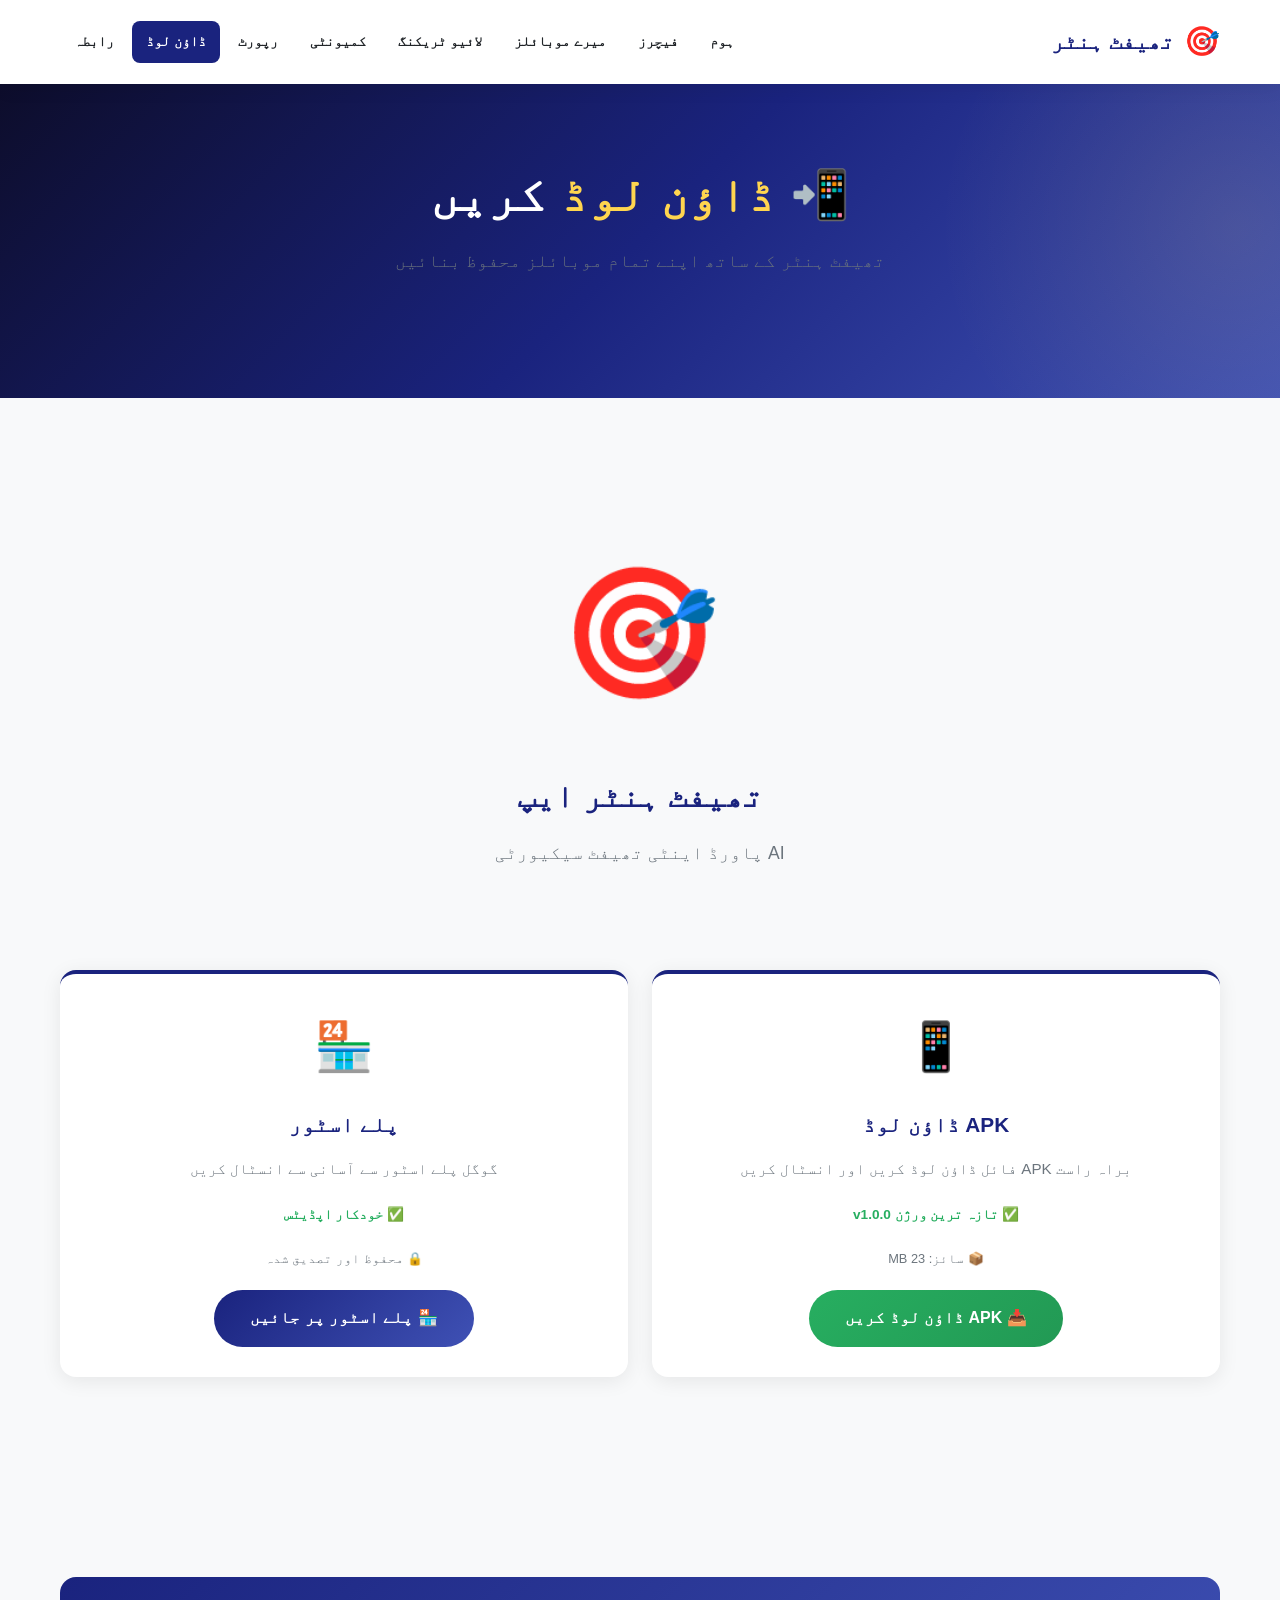
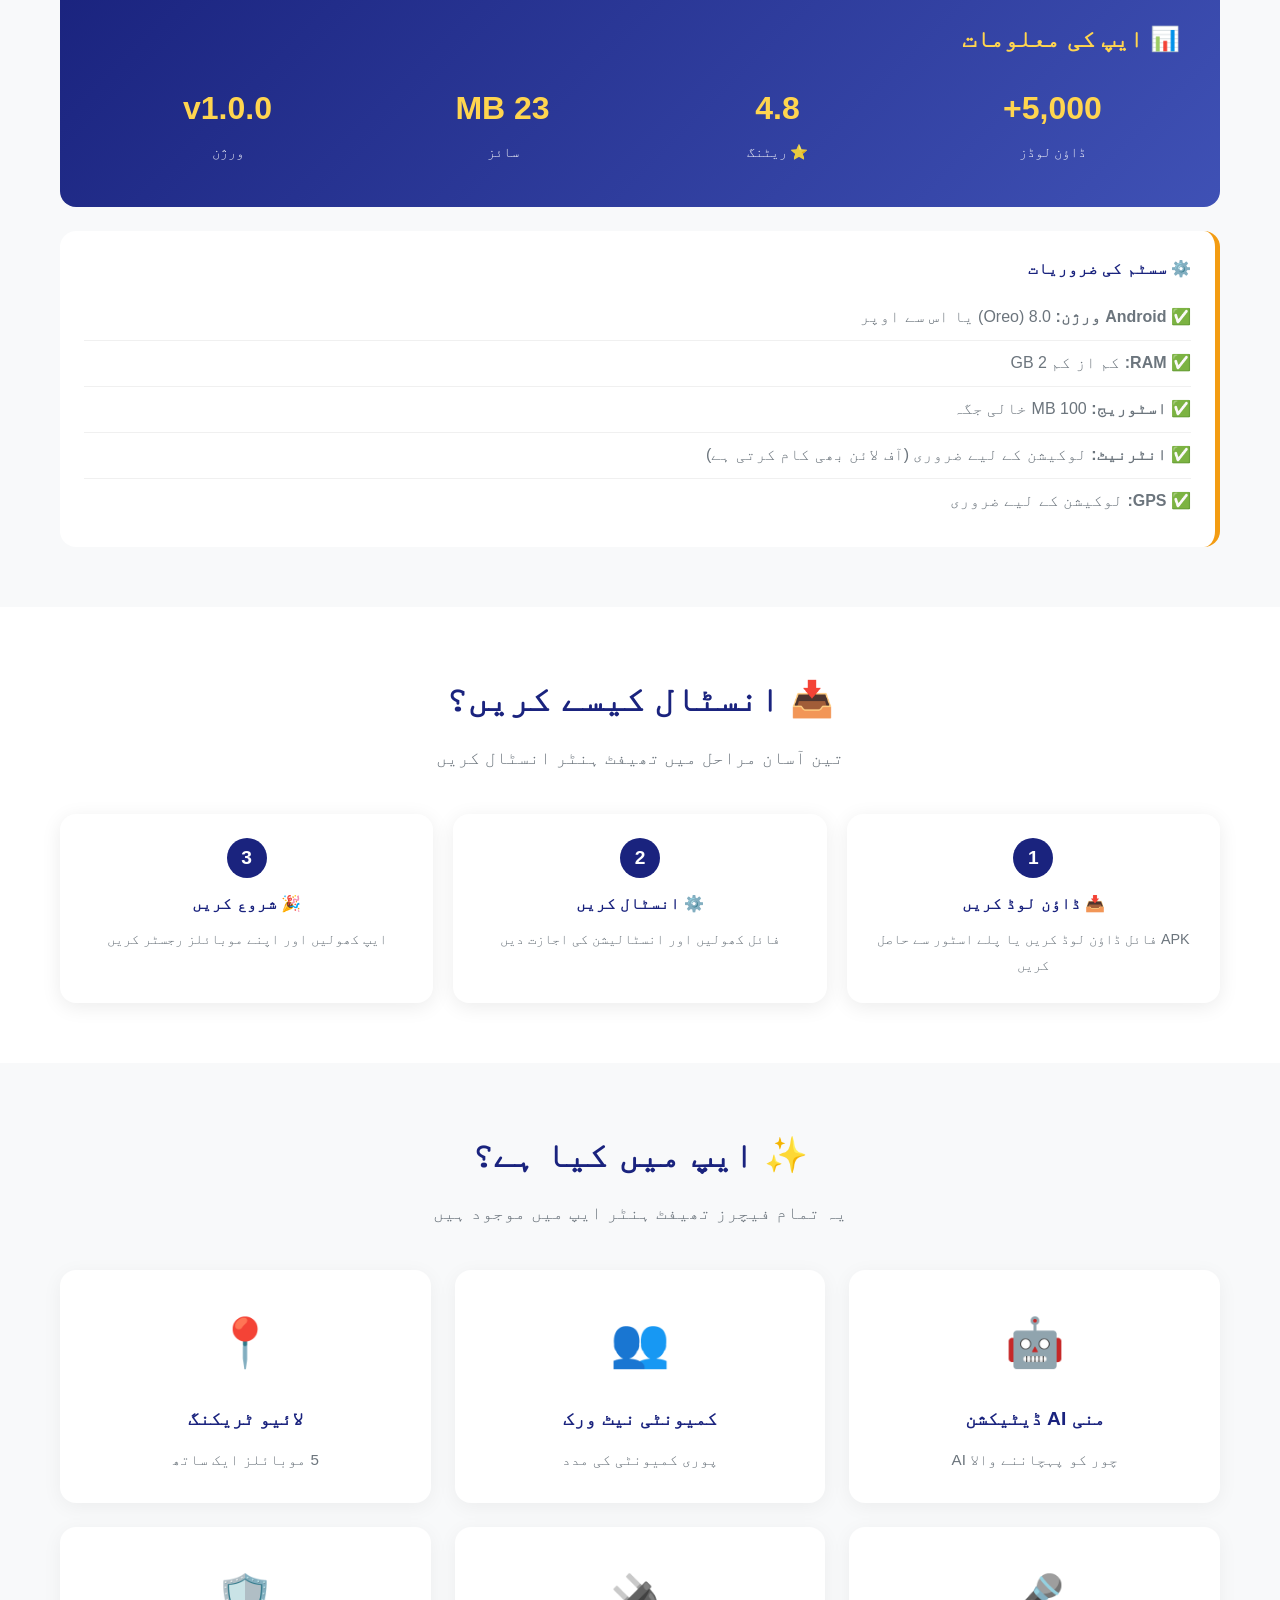
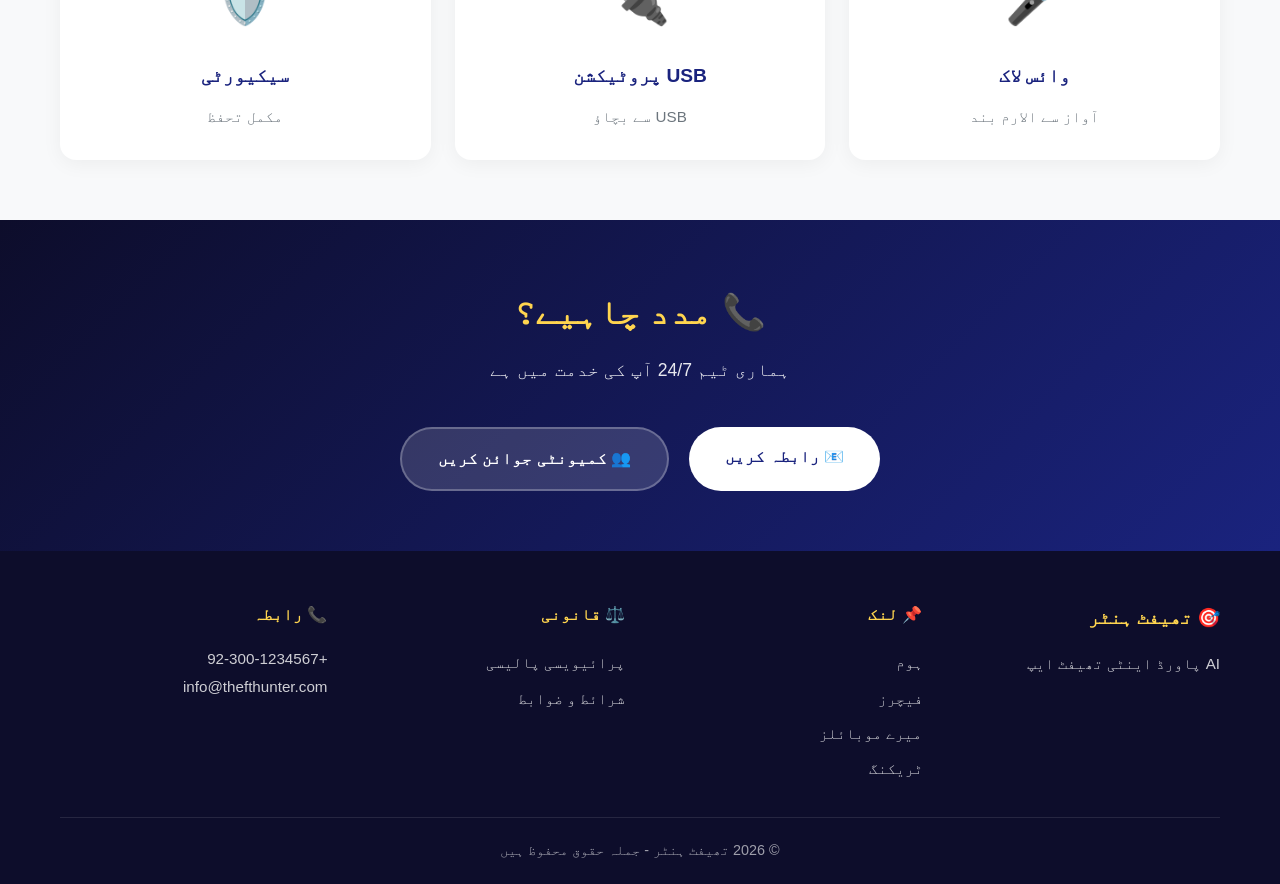
<file: download.html>
<!DOCTYPE html>
<html lang="ur" dir="rtl">
<head>
    <meta charset="UTF-8" />
    <meta name="viewport" content="width=device-width, initial-scale=1.0"/>
    <title>📲 ڈاؤن لوڈ - تھیفٹ ہنٹر</title>
    <meta name="description" content="تھیفٹ ہنٹر ایپ ڈاؤن لوڈ کریں - AI پاورڈ اینٹی تھیفٹ" />
    <link rel="stylesheet" href="css/style.css" />
    <style>
        .download-hero {
            text-align: center;
            padding: 60px 0;
        }
        .app-icon-big {
            font-size: 8rem;
            margin-bottom: 20px;
            animation: bounce 2s ease-in-out infinite;
        }
        @keyframes bounce {
            0%, 100% { transform: translateY(0); }
            50% { transform: translateY(-15px); }
        }
        .download-options {
            display: grid;
            grid-template-columns: repeat(auto-fit, minmax(280px, 1fr));
            gap: 24px;
            margin: 40px 0;
        }
        .download-option {
            background: white;
            padding: 30px;
            border-radius: 16px;
            text-align: center;
            box-shadow: 0 4px 20px rgba(0,0,0,0.08);
            transition: 0.3s;
            border-top: 4px solid #1A237E;
        }
        .download-option:hover {
            transform: translateY(-8px);
            box-shadow: 0 15px 40px rgba(0,0,0,0.15);
        }
        .download-option .icon {
            font-size: 3rem;
            margin-bottom: 16px;
        }
        .download-option h3 {
            color: #1A237E;
            margin-bottom: 12px;
            font-size: 1.3rem;
        }
        .download-option p {
            color: #6C757D;
            font-size: 0.95rem;
            margin-bottom: 20px;
        }
        .btn-download-main {
            display: inline-block;
            background: linear-gradient(135deg, #27AE60, #229954);
            color: white;
            padding: 14px 36px;
            border-radius: 50px;
            text-decoration: none;
            font-weight: bold;
            font-size: 1rem;
            transition: 0.3s;
        }
        .btn-download-main:hover {
            transform: translateY(-3px);
            box-shadow: 0 10px 30px rgba(39, 174, 96, 0.4);
        }
        .btn-download-play {
            display: inline-block;
            background: linear-gradient(135deg, #1A237E, #3F51B5);
            color: white;
            padding: 14px 36px;
            border-radius: 50px;
            text-decoration: none;
            font-weight: bold;
            font-size: 1rem;
            transition: 0.3s;
        }
        .btn-download-play:hover {
            transform: translateY(-3px);
            box-shadow: 0 10px 30px rgba(26, 35, 126, 0.4);
        }
        .app-info {
            background: linear-gradient(135deg, #1A237E, #3F51B5);
            color: white;
            padding: 40px;
            border-radius: 16px;
            margin-top: 40px;
        }
        .app-info h3 {
            color: #FFD54F;
            margin-bottom: 20px;
            font-size: 1.5rem;
        }
        .info-grid {
            display: grid;
            grid-template-columns: repeat(auto-fit, minmax(150px, 1fr));
            gap: 20px;
        }
        .info-item {
            text-align: center;
        }
        .info-item .number {
            font-size: 2rem;
            font-weight: bold;
            color: #FFD54F;
            display: block;
        }
        .info-item .label {
            font-size: 0.9rem;
            opacity: 0.9;
        }
        .requirements {
            background: white;
            padding: 24px;
            border-radius: 16px;
            margin-top: 24px;
            border-right: 5px solid #F39C12;
        }
        .requirements h4 {
            color: #1A237E;
            margin-bottom: 12px;
        }
        .requirements ul {
            list-style: none;
            padding: 0;
        }
        .requirements ul li {
            padding: 8px 0;
            color: #6C757D;
            border-bottom: 1px solid #F0F0F0;
        }
        .requirements ul li:last-child {
            border-bottom: none;
        }
        .install-steps {
            display: grid;
            grid-template-columns: repeat(auto-fit, minmax(200px, 1fr));
            gap: 20px;
            margin-top: 30px;
        }
        .install-step {
            background: white;
            padding: 24px;
            border-radius: 16px;
            text-align: center;
            box-shadow: 0 4px 20px rgba(0,0,0,0.08);
            position: relative;
        }
        .install-step .step-num {
            width: 40px;
            height: 40px;
            background: #1A237E;
            color: white;
            border-radius: 50%;
            display: flex;
            align-items: center;
            justify-content: center;
            font-weight: bold;
            font-size: 1.2rem;
            margin: 0 auto 12px;
        }
        .install-step h4 {
            color: #1A237E;
            margin-bottom: 8px;
        }
        .install-step p {
            color: #6C757D;
            font-size: 0.9rem;
        }
    </style>
</head>
<body>

    <!-- ====== نیویگیشن بار ====== -->
    <nav class="navbar">
        <div class="container">
            <a href="index.html" class="logo">
                <span class="logo-icon">🎯</span>
                <span class="logo-text">تھیفٹ ہنٹر</span>
            </a>
            <ul class="nav-menu">
                <li><a href="index.html">ہوم</a></li>
                <li><a href="features.html">فیچرز</a></li>
                <li><a href="devices.html">میرے موبائلز</a></li>
                <li><a href="track.html">لائیو ٹریکنگ</a></li>
                <li><a href="community.html">کمیونٹی</a></li>
                <li><a href="report.html">رپورٹ</a></li>
                <li><a href="download.html" class="active">ڈاؤن لوڈ</a></li>
                <li><a href="contact.html">رابطہ</a></li>
            </ul>
        </div>
    </nav>

    <!-- ====== ہیرو ====== -->
    <section class="hero">
        <div class="container">
            <h1>📲 <span>ڈاؤن لوڈ</span> کریں</h1>
            <p>تھیفٹ ہنٹر کے ساتھ اپنے تمام موبائلز محفوظ بنائیں</p>
        </div>
    </section>

    <!-- ====== ڈاؤن لوڈ آپشنز ====== -->
    <section>
        <div class="container">
            <div class="download-hero">
                <div class="app-icon-big">🎯</div>
                <h2 style="color: #1A237E; font-size: 2rem;">تھیفٹ ہنٹر ایپ</h2>
                <p style="color: #6C757D; font-size: 1.1rem;">AI پاورڈ اینٹی تھیفٹ سیکیورٹی</p>
            </div>

            <div class="download-options">

                <!-- APK ڈاؤن لوڈ -->
                <div class="download-option">
                    <div class="icon">📱</div>
                    <h3>APK ڈاؤن لوڈ</h3>
                    <p>براہ راست APK فائل ڈاؤن لوڈ کریں اور انسٹال کریں</p>
                    <p style="color: #27AE60; font-weight: bold; font-size: 0.85rem;">✅ تازہ ترین ورژن v1.0.0</p>
                    <p style="color: #6C757D; font-size: 0.8rem;">📦 سائز: 23 MB</p>
                    <a href="https://github.com/maliksajidh08-blip/thief-hunter-downloads/raw/main/app-debug.apk" class="btn-download-main" download>📥 APK ڈاؤن لوڈ کریں</a>
                </div>

                <!-- Play Store -->
                <div class="download-option">
                    <div class="icon">🏪</div>
                    <h3>پلے اسٹور</h3>
                    <p>گوگل پلے اسٹور سے آسانی سے انسٹال کریں</p>
                    <p style="color: #27AE60; font-weight: bold; font-size: 0.85rem;">✅ خودکار اپڈیٹس</p>
                    <p style="color: #6C757D; font-size: 0.8rem;">🔒 محفوظ اور تصدیق شدہ</p>
                    <a href="#" class="btn-download-play">🏪 پلے اسٹور پر جائیں</a>
                </div>

            </div>
        </div>
    </section>

    <!-- ====== ایپ کی معلومات ====== -->
    <section>
        <div class="container">
            <div class="app-info">
                <h3>📊 ایپ کی معلومات</h3>
                <div class="info-grid">
                    <div class="info-item">
                        <span class="number">5,000+</span>
                        <span class="label">ڈاؤن لوڈز</span>
                    </div>
                    <div class="info-item">
                        <span class="number">4.8</span>
                        <span class="label">⭐ ریٹنگ</span>
                    </div>
                    <div class="info-item">
                        <span class="number">23 MB</span>
                        <span class="label">سائز</span>
                    </div>
                    <div class="info-item">
                        <span class="number">v1.0.0</span>
                        <span class="label">ورژن</span>
                    </div>
                </div>
            </div>

            <!-- ضروریات -->
            <div class="requirements">
                <h4>⚙️ سسٹم کی ضروریات</h4>
                <ul>
                    <li>✅ <strong>Android ورژن:</strong> 8.0 (Oreo) یا اس سے اوپر</li>
                    <li>✅ <strong>RAM:</strong> کم از کم 2 GB</li>
                    <li>✅ <strong>اسٹوریج:</strong> 100 MB خالی جگہ</li>
                    <li>✅ <strong>انٹرنیٹ:</strong> لوکیشن کے لیے ضروری (آف لائن بھی کام کرتی ہے)</li>
                    <li>✅ <strong>GPS:</strong> لوکیشن کے لیے ضروری</li>
                </ul>
            </div>
        </div>
    </section>

    <!-- ====== انسٹال کیسے کریں ====== -->
    <section style="background: white;">
        <div class="container">
            <h2>📥 انسٹال کیسے کریں؟</h2>
            <p>تین آسان مراحل میں تھیفٹ ہنٹر انسٹال کریں</p>

            <div class="install-steps">
                <div class="install-step">
                    <div class="step-num">1</div>
                    <h4>📥 ڈاؤن لوڈ کریں</h4>
                    <p>APK فائل ڈاؤن لوڈ کریں یا پلے اسٹور سے حاصل کریں</p>
                </div>
                <div class="install-step">
                    <div class="step-num">2</div>
                    <h4>⚙️ انسٹال کریں</h4>
                    <p>فائل کھولیں اور انسٹالیشن کی اجازت دیں</p>
                </div>
                <div class="install-step">
                    <div class="step-num">3</div>
                    <h4>🎉 شروع کریں</h4>
                    <p>ایپ کھولیں اور اپنے موبائلز رجسٹر کریں</p>
                </div>
            </div>
        </div>
    </section>

    <!-- ====== فیچرز ====== -->
    <section>
        <div class="container">
            <h2>✨ ایپ میں کیا ہے؟</h2>
            <p>یہ تمام فیچرز تھیفٹ ہنٹر ایپ میں موجود ہیں</p>

            <div class="features-grid">
                <div class="feature-card">
                    <div class="feature-icon">🤖</div>
                    <h3>منی AI ڈیٹیکشن</h3>
                    <p>چور کو پہچاننے والا AI</p>
                </div>
                <div class="feature-card">
                    <div class="feature-icon">👥</div>
                    <h3>کمیونٹی نیٹ ورک</h3>
                    <p>پوری کمیونٹی کی مدد</p>
                </div>
                <div class="feature-card">
                    <div class="feature-icon">📍</div>
                    <h3>لائیو ٹریکنگ</h3>
                    <p>5 موبائلز ایک ساتھ</p>
                </div>
                <div class="feature-card">
                    <div class="feature-icon">🎤</div>
                    <h3>وائس لاک</h3>
                    <p>آواز سے الارم بند</p>
                </div>
                <div class="feature-card">
                    <div class="feature-icon">🔌</div>
                    <h3>USB پروٹیکشن</h3>
                    <p>USB سے بچاؤ</p>
                </div>
                <div class="feature-card">
                    <div class="feature-icon">🛡️</div>
                    <h3>سیکیورٹی</h3>
                    <p>مکمل تحفظ</p>
                </div>
            </div>
        </div>
    </section>

    <!-- ====== کسٹمر سپورٹ ====== -->
    <section class="download-section">
        <div class="container">
            <h2>📞 مدد چاہیے؟</h2>
            <p>ہماری ٹیم 24/7 آپ کی خدمت میں ہے</p>
            <div class="download-buttons">
                <a href="contact.html" class="btn btn-download">📧 رابطہ کریں</a>
                <a href="community.html" class="btn btn-download btn-google">👥 کمیونٹی جوائن کریں</a>
            </div>
        </div>
    </section>

    <!-- ====== فوٹر ====== -->
    <footer>
        <div class="container">
            <div class="footer-grid">
                <div>
                    <h3>🎯 تھیفٹ ہنٹر</h3>
                    <p>AI پاورڈ اینٹی تھیفٹ ایپ</p>
                </div>
                <div>
                    <h4>📌 لنک</h4>
                    <ul>
                        <li><a href="index.html">ہوم</a></li>
                        <li><a href="features.html">فیچرز</a></li>
                        <li><a href="devices.html">میرے موبائلز</a></li>
                        <li><a href="track.html">ٹریکنگ</a></li>
                    </ul>
                </div>
                <div>
                    <h4>⚖️ قانونی</h4>
                    <ul>
                        <li><a href="privacy.html">پرائیویسی پالیسی</a></li>
                        <li><a href="terms.html">شرائط و ضوابط</a></li>
                    </ul>
                </div>
                <div>
                    <h4>📞 رابطہ</h4>
                    <p>+92-300-1234567</p>
                    <p>info@thefthunter.com</p>
                </div>
            </div>
            <p class="copyright">&copy; 2026 تھیفٹ ہنٹر - جملہ حقوق محفوظ ہیں</p>
        </div>
    </footer>

</body>
    </html>
</file>
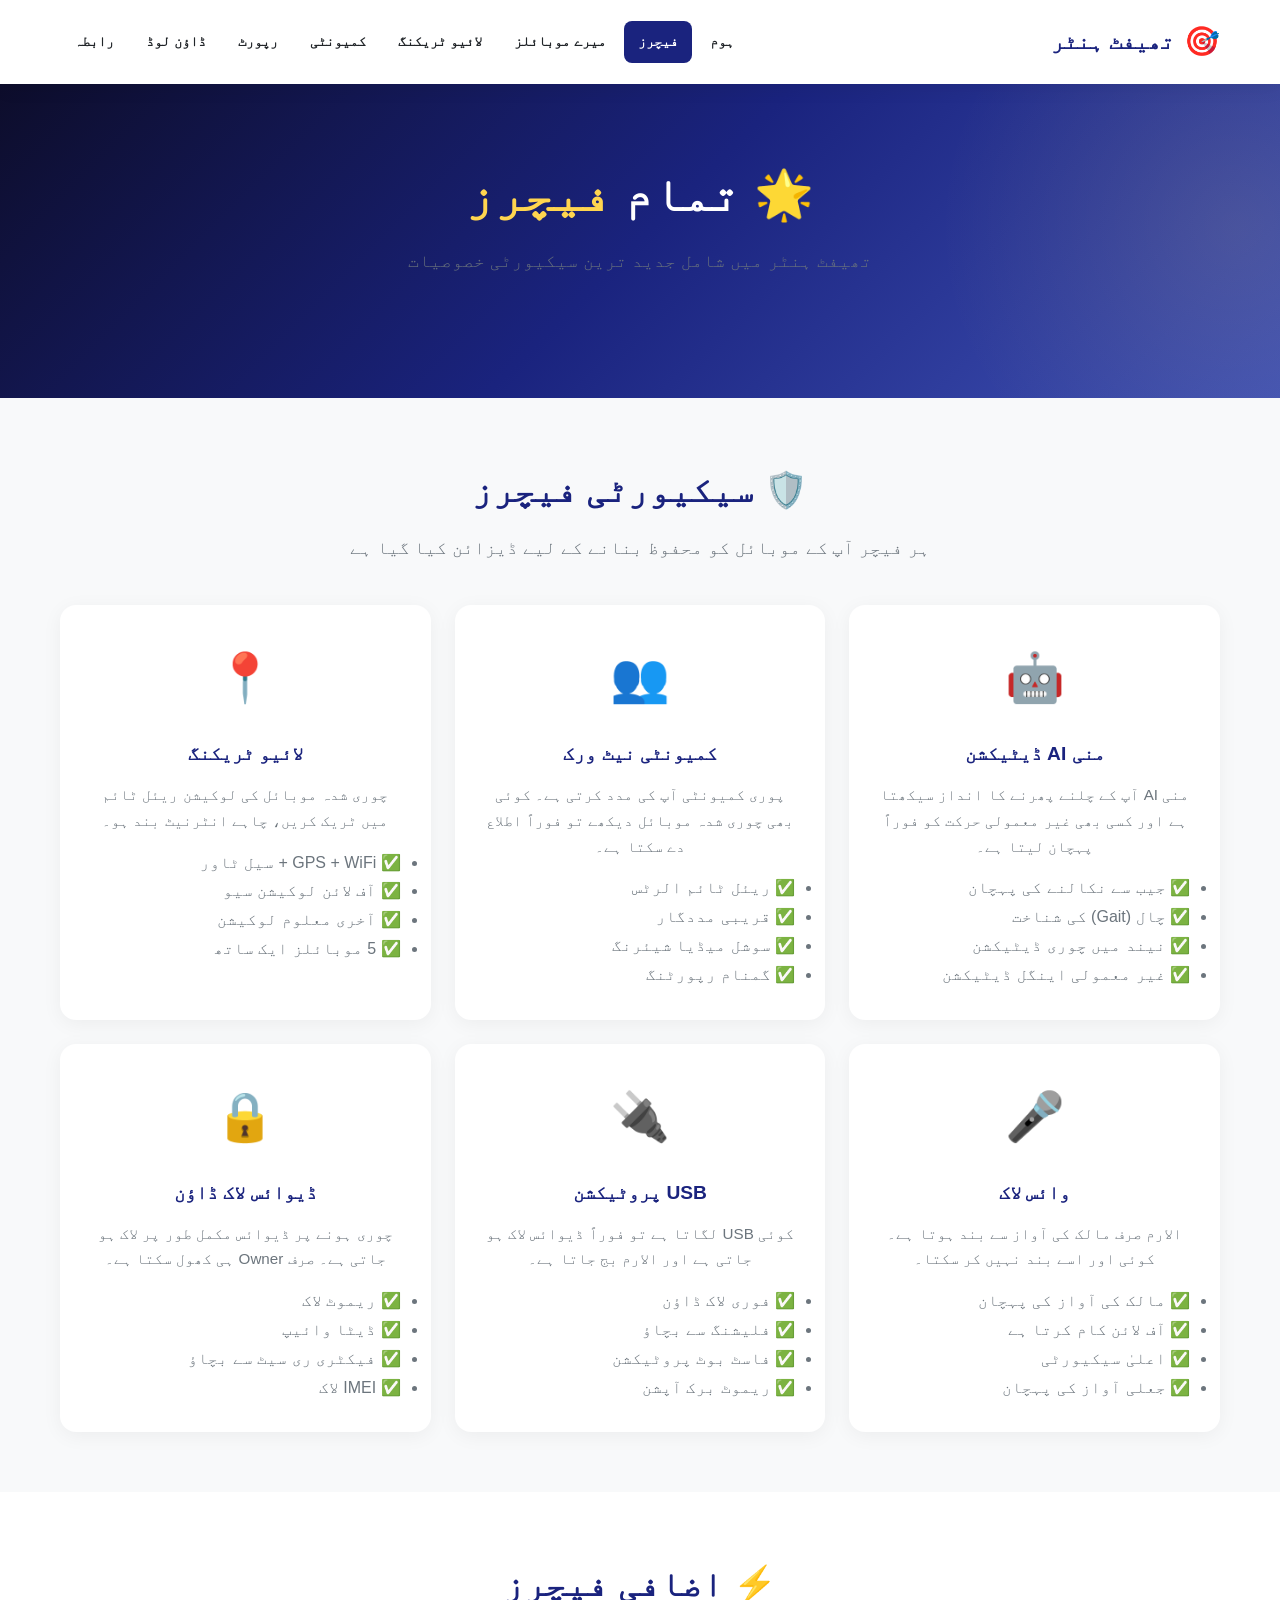
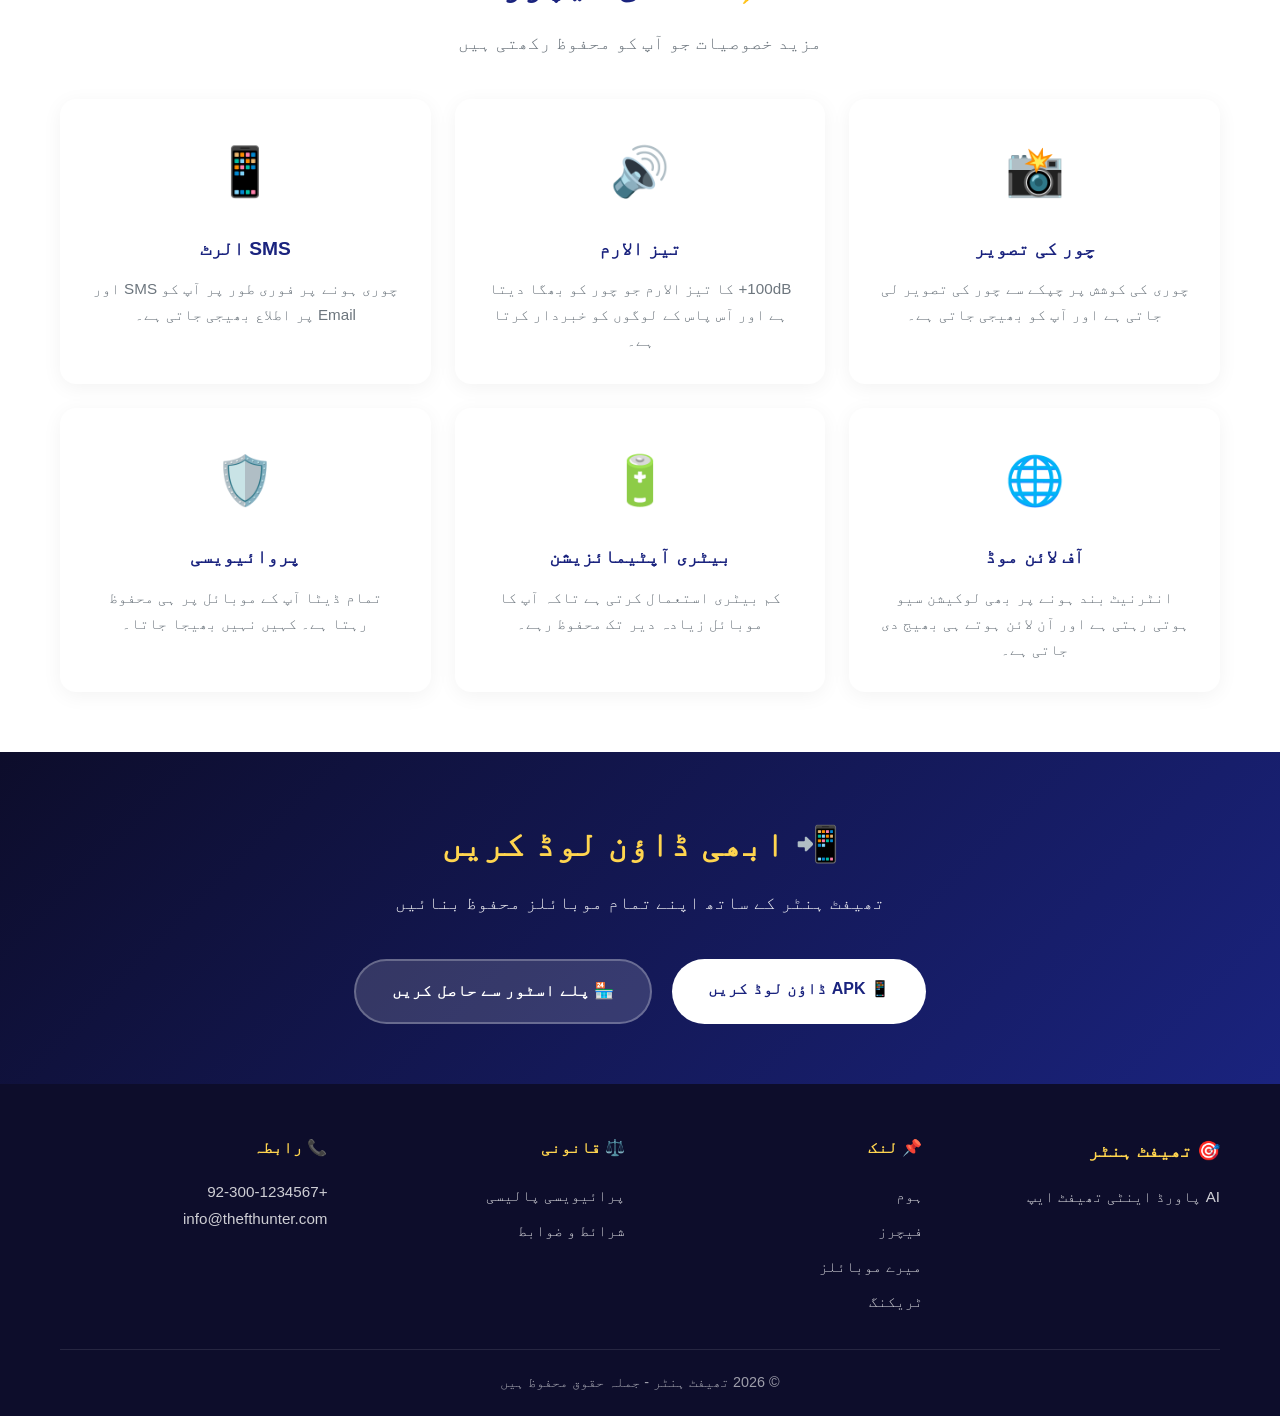
<file: features.html>
<!DOCTYPE html>
<html lang="ur" dir="rtl">
<head>
    <meta charset="UTF-8" />
    <meta name="viewport" content="width=device-width, initial-scale=1.0"/>
    <title>🌟 فیچرز - تھیفٹ ہنٹر</title>
    <meta name="description" content="تھیفٹ ہنٹر کے تمام فیچرز - AI، کمیونٹی، ٹریکنگ، وائس لاک، USB پروٹیکشن" />
    <link rel="stylesheet" href="css/style.css" />
</head>
<body>

    <!-- ====== نیویگیشن بار ====== -->
    <nav class="navbar">
        <div class="container">
            <a href="index.html" class="logo">
                <span class="logo-icon">🎯</span>
                <span class="logo-text">تھیفٹ ہنٹر</span>
            </a>
            <ul class="nav-menu">
                <li><a href="index.html">ہوم</a></li>
                <li><a href="features.html" class="active">فیچرز</a></li>
                <li><a href="devices.html">میرے موبائلز</a></li>
                <li><a href="track.html">لائیو ٹریکنگ</a></li>
                <li><a href="community.html">کمیونٹی</a></li>
                <li><a href="report.html">رپورٹ</a></li>
                <li><a href="download.html">ڈاؤن لوڈ</a></li>
                <li><a href="contact.html">رابطہ</a></li>
            </ul>
        </div>
    </nav>

    <!-- ====== ہیرو ====== -->
    <section class="hero">
        <div class="container">
            <h1>🌟 تمام <span>فیچرز</span></h1>
            <p>تھیفٹ ہنٹر میں شامل جدید ترین سیکیورٹی خصوصیات</p>
        </div>
    </section>

    <!-- ====== فیچرز ====== -->
    <section class="features">
        <div class="container">
            <h2>🛡️ سیکیورٹی فیچرز</h2>
            <p>ہر فیچر آپ کے موبائل کو محفوظ بنانے کے لیے ڈیزائن کیا گیا ہے</p>

            <div class="features-grid">

                <!-- فیچر 1 -->
                <div class="feature-card">
                    <div class="feature-icon">🤖</div>
                    <h3>منی AI ڈیٹیکشن</h3>
                    <p>منی AI آپ کے چلنے پھرنے کا انداز سیکھتا ہے اور کسی بھی غیر معمولی حرکت کو فوراً پہچان لیتا ہے۔</p>
                    <ul style="text-align:right; margin-top:15px; color:#6C757D;">
                        <li>✅ جیب سے نکالنے کی پہچان</li>
                        <li>✅ چال (Gait) کی شناخت</li>
                        <li>✅ نیند میں چوری ڈیٹیکشن</li>
                        <li>✅ غیر معمولی اینگل ڈیٹیکشن</li>
                    </ul>
                </div>

                <!-- فیچر 2 -->
                <div class="feature-card">
                    <div class="feature-icon">👥</div>
                    <h3>کمیونٹی نیٹ ورک</h3>
                    <p>پوری کمیونٹی آپ کی مدد کرتی ہے۔ کوئی بھی چوری شدہ موبائل دیکھے تو فوراً اطلاع دے سکتا ہے۔</p>
                    <ul style="text-align:right; margin-top:15px; color:#6C757D;">
                        <li>✅ ریئل ٹائم الرٹس</li>
                        <li>✅ قریبی مددگار</li>
                        <li>✅ سوشل میڈیا شیئرنگ</li>
                        <li>✅ گمنام رپورٹنگ</li>
                    </ul>
                </div>

                <!-- فیچر 3 -->
                <div class="feature-card">
                    <div class="feature-icon">📍</div>
                    <h3>لائیو ٹریکنگ</h3>
                    <p>چوری شدہ موبائل کی لوکیشن ریئل ٹائم میں ٹریک کریں، چاہے انٹرنیٹ بند ہو۔</p>
                    <ul style="text-align:right; margin-top:15px; color:#6C757D;">
                        <li>✅ GPS + WiFi + سیل ٹاور</li>
                        <li>✅ آف لائن لوکیشن سیو</li>
                        <li>✅ آخری معلوم لوکیشن</li>
                        <li>✅ 5 موبائلز ایک ساتھ</li>
                    </ul>
                </div>

                <!-- فیچر 4 -->
                <div class="feature-card">
                    <div class="feature-icon">🎤</div>
                    <h3>وائس لاک</h3>
                    <p>الارم صرف مالک کی آواز سے بند ہوتا ہے۔ کوئی اور اسے بند نہیں کر سکتا۔</p>
                    <ul style="text-align:right; margin-top:15px; color:#6C757D;">
                        <li>✅ مالک کی آواز کی پہچان</li>
                        <li>✅ آف لائن کام کرتا ہے</li>
                        <li>✅ اعلیٰ سیکیورٹی</li>
                        <li>✅ جعلی آواز کی پہچان</li>
                    </ul>
                </div>

                <!-- فیچر 5 -->
                <div class="feature-card">
                    <div class="feature-icon">🔌</div>
                    <h3>USB پروٹیکشن</h3>
                    <p>کوئی USB لگاتا ہے تو فوراً ڈیوائس لاک ہو جاتی ہے اور الارم بج جاتا ہے۔</p>
                    <ul style="text-align:right; margin-top:15px; color:#6C757D;">
                        <li>✅ فوری لاک ڈاؤن</li>
                        <li>✅ فلیشنگ سے بچاؤ</li>
                        <li>✅ فاسٹ بوٹ پروٹیکشن</li>
                        <li>✅ ریموٹ برک آپشن</li>
                    </ul>
                </div>

                <!-- فیچر 6 -->
                <div class="feature-card">
                    <div class="feature-icon">🔒</div>
                    <h3>ڈیوائس لاک ڈاؤن</h3>
                    <p>چوری ہونے پر ڈیوائس مکمل طور پر لاک ہو جاتی ہے۔ صرف Owner ہی کھول سکتا ہے۔</p>
                    <ul style="text-align:right; margin-top:15px; color:#6C757D;">
                        <li>✅ ریموٹ لاک</li>
                        <li>✅ ڈیٹا وائیپ</li>
                        <li>✅ فیکٹری ری سیٹ سے بچاؤ</li>
                        <li>✅ IMEI لاک</li>
                    </ul>
                </div>

            </div>
        </div>
    </section>

    <!-- ====== اضافی فیچرز ====== -->
    <section style="background: white;">
        <div class="container">
            <h2>⚡ اضافی فیچرز</h2>
            <p>مزید خصوصیات جو آپ کو محفوظ رکھتی ہیں</p>

            <div class="features-grid">

                <div class="feature-card">
                    <div class="feature-icon">📸</div>
                    <h3>چور کی تصویر</h3>
                    <p>چوری کی کوشش پر چپکے سے چور کی تصویر لی جاتی ہے اور آپ کو بھیجی جاتی ہے۔</p>
                </div>

                <div class="feature-card">
                    <div class="feature-icon">🔊</div>
                    <h3>تیز الارم</h3>
                    <p>100dB+ کا تیز الارم جو چور کو بھگا دیتا ہے اور آس پاس کے لوگوں کو خبردار کرتا ہے۔</p>
                </div>

                <div class="feature-card">
                    <div class="feature-icon">📱</div>
                    <h3>SMS الرٹ</h3>
                    <p>چوری ہونے پر فوری طور پر آپ کو SMS اور Email پر اطلاع بھیجی جاتی ہے۔</p>
                </div>

                <div class="feature-card">
                    <div class="feature-icon">🌐</div>
                    <h3>آف لائن موڈ</h3>
                    <p>انٹرنیٹ بند ہونے پر بھی لوکیشن سیو ہوتی رہتی ہے اور آن لائن ہوتے ہی بھیج دی جاتی ہے۔</p>
                </div>

                <div class="feature-card">
                    <div class="feature-icon">🔋</div>
                    <h3>بیٹری آپٹیمائزیشن</h3>
                    <p>کم بیٹری استعمال کرتی ہے تاکہ آپ کا موبائل زیادہ دیر تک محفوظ رہے۔</p>
                </div>

                <div class="feature-card">
                    <div class="feature-icon">🛡️</div>
                    <h3>پروائیویسی</h3>
                    <p>تمام ڈیٹا آپ کے موبائل پر ہی محفوظ رہتا ہے۔ کہیں نہیں بھیجا جاتا۔</p>
                </div>

            </div>
        </div>
    </section>

    <!-- ====== ڈاؤن لوڈ ====== -->
    <section class="download-section">
        <div class="container">
            <h2>📲 ابھی ڈاؤن لوڈ کریں</h2>
            <p>تھیفٹ ہنٹر کے ساتھ اپنے تمام موبائلز محفوظ بنائیں</p>
            <div class="download-buttons">
                <a href="#" class="btn btn-download">📱 APK ڈاؤن لوڈ کریں</a>
                <a href="#" class="btn btn-download btn-google">🏪 پلے اسٹور سے حاصل کریں</a>
            </div>
        </div>
    </section>

    <!-- ====== فوٹر ====== -->
    <footer>
        <div class="container">
            <div class="footer-grid">
                <div>
                    <h3>🎯 تھیفٹ ہنٹر</h3>
                    <p>AI پاورڈ اینٹی تھیفٹ ایپ</p>
                </div>
                <div>
                    <h4>📌 لنک</h4>
                    <ul>
                        <li><a href="index.html">ہوم</a></li>
                        <li><a href="features.html">فیچرز</a></li>
                        <li><a href="devices.html">میرے موبائلز</a></li>
                        <li><a href="track.html">ٹریکنگ</a></li>
                    </ul>
                </div>
                <div>
                    <h4>⚖️ قانونی</h4>
                    <ul>
                        <li><a href="privacy.html">پرائیویسی پالیسی</a></li>
                        <li><a href="terms.html">شرائط و ضوابط</a></li>
                    </ul>
                </div>
                <div>
                    <h4>📞 رابطہ</h4>
                    <p>+92-300-1234567</p>
                    <p>info@thefthunter.com</p>
                </div>
            </div>
            <p class="copyright">&copy; 2026 تھیفٹ ہنٹر - جملہ حقوق محفوظ ہیں</p>
        </div>
    </footer>

</body>
  </html>
</file>
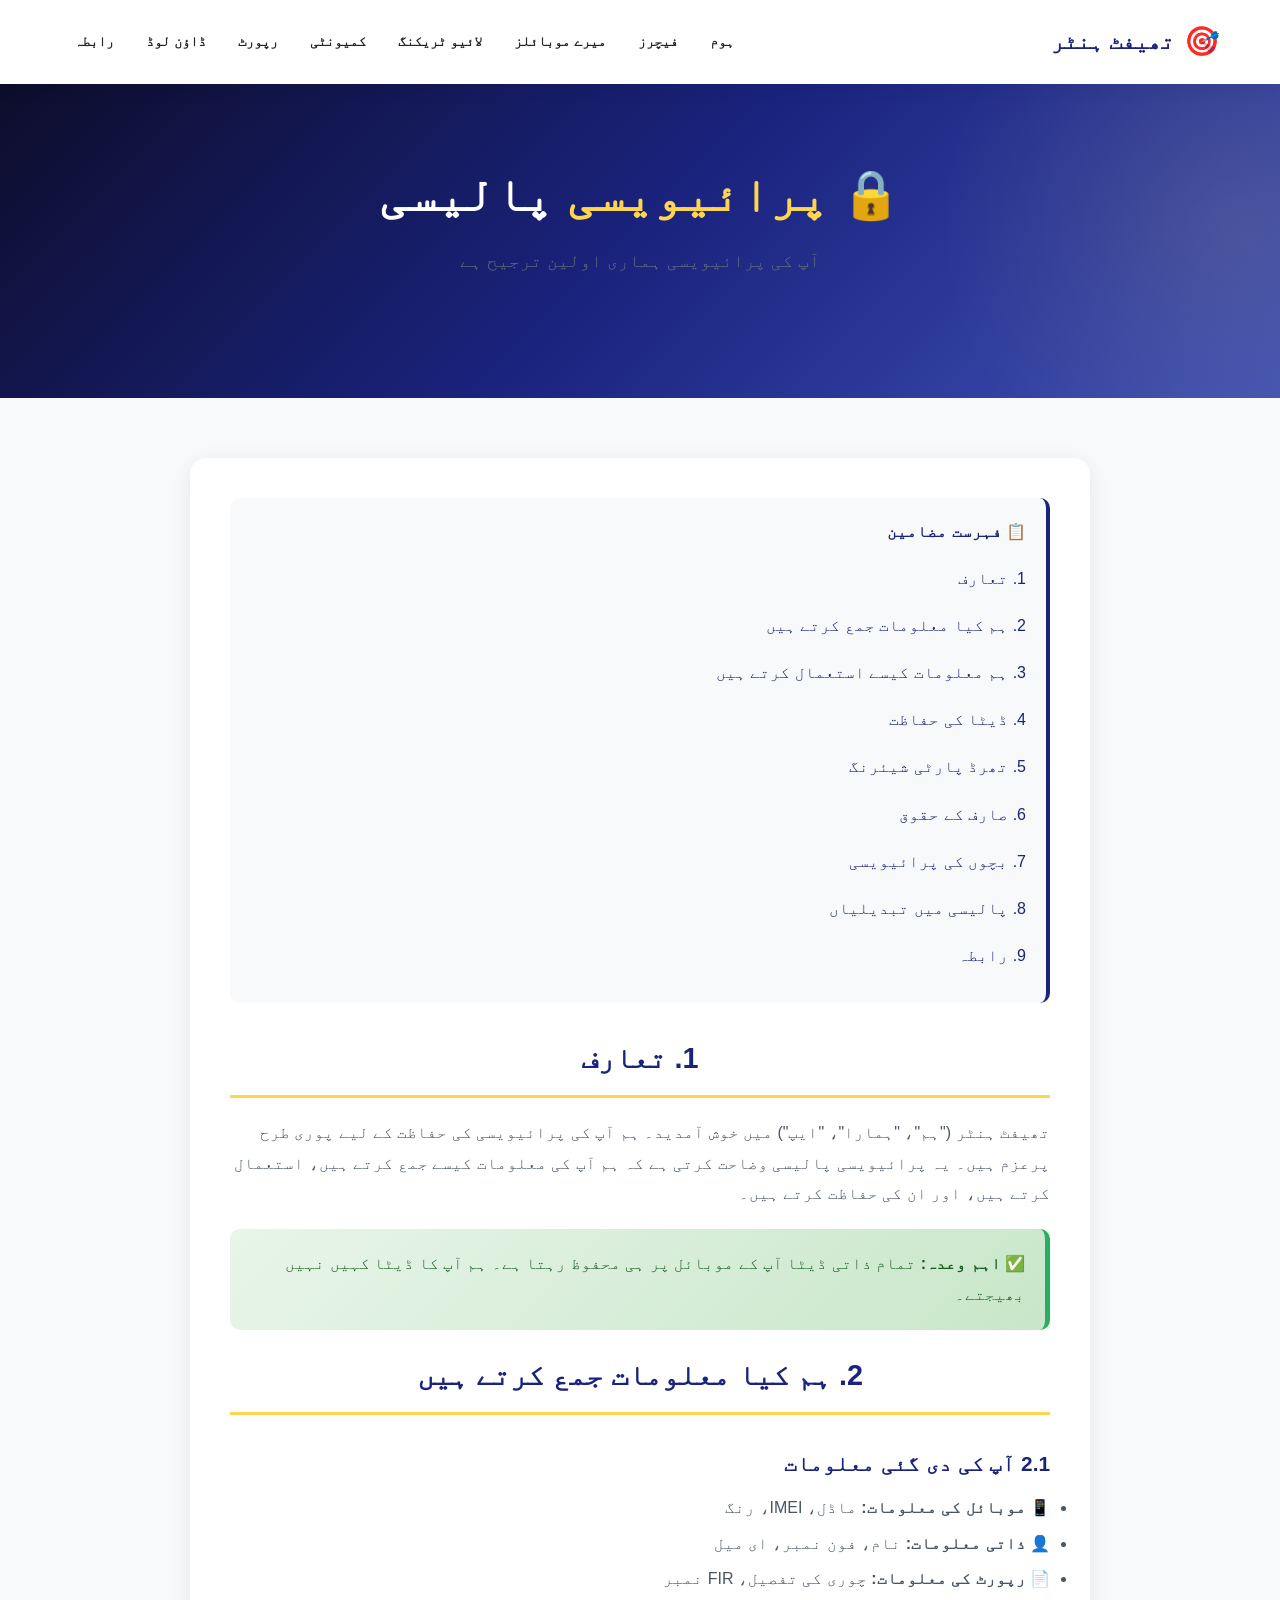
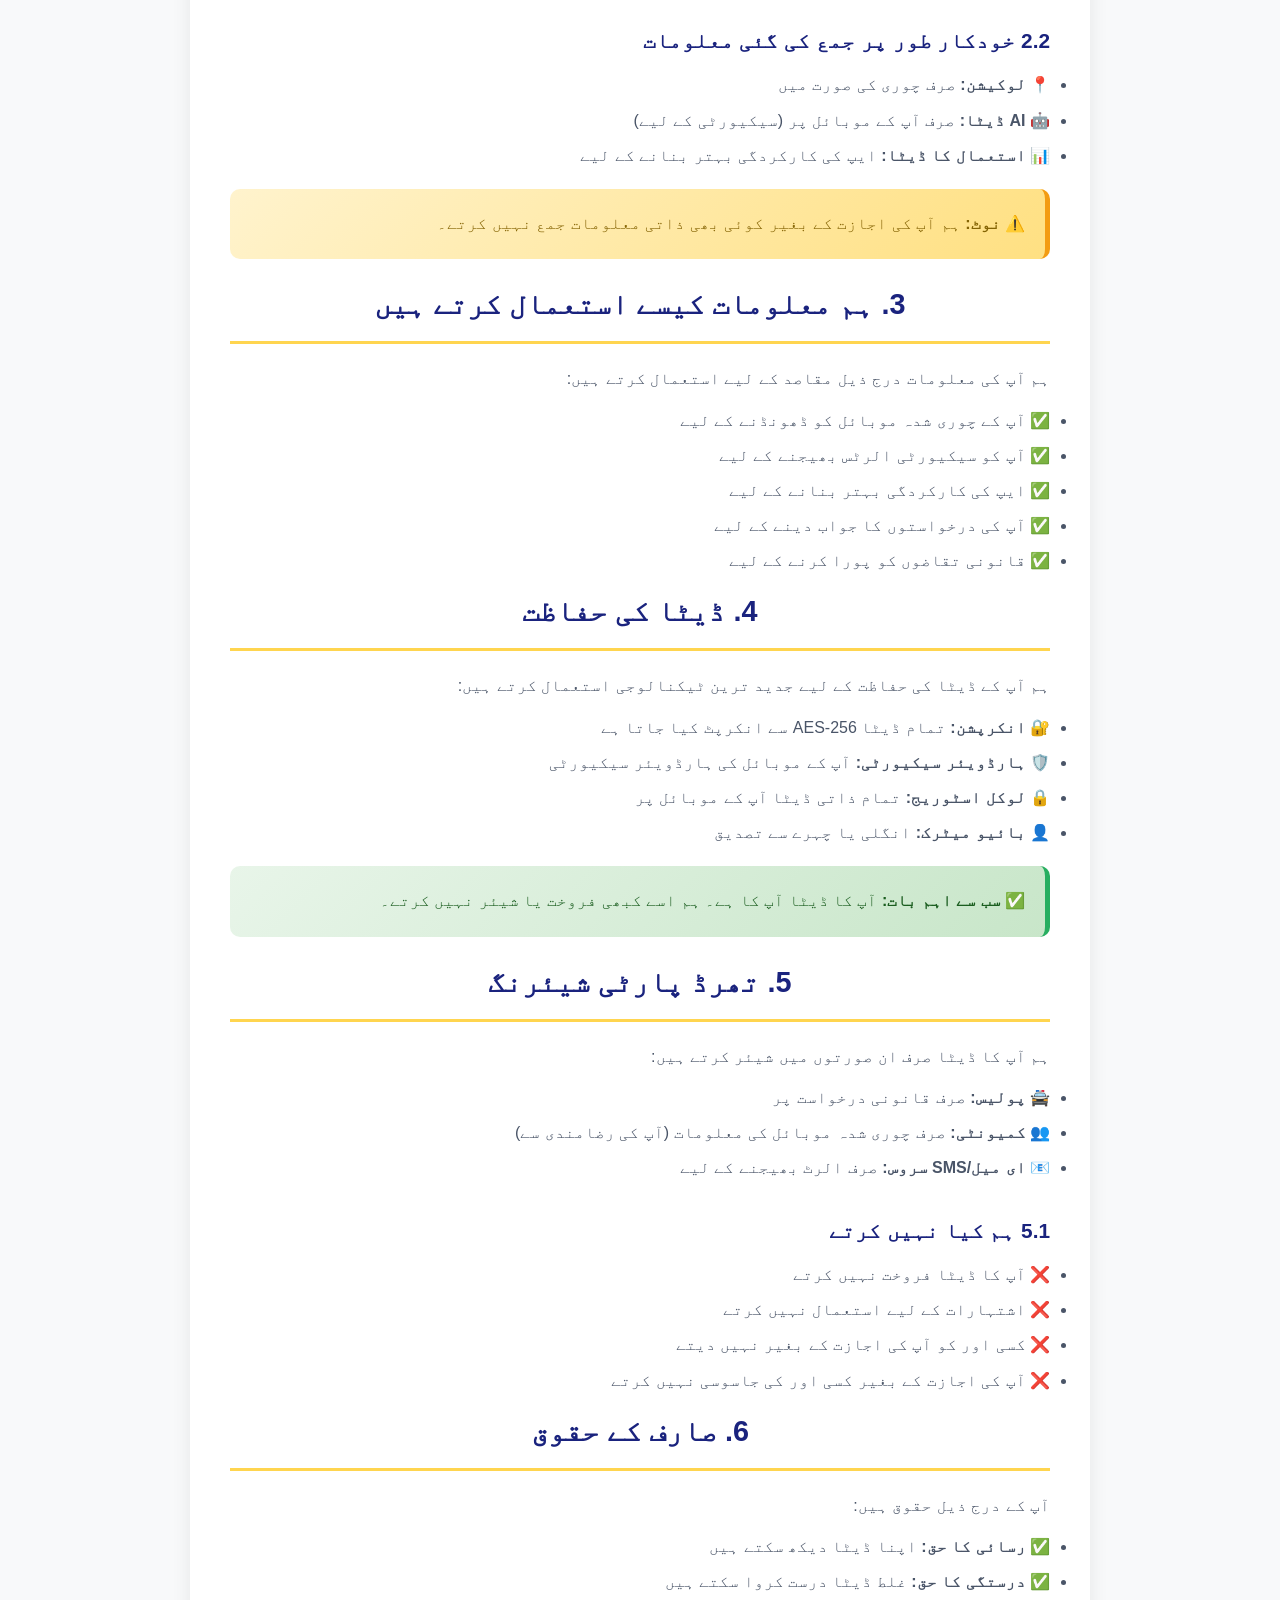
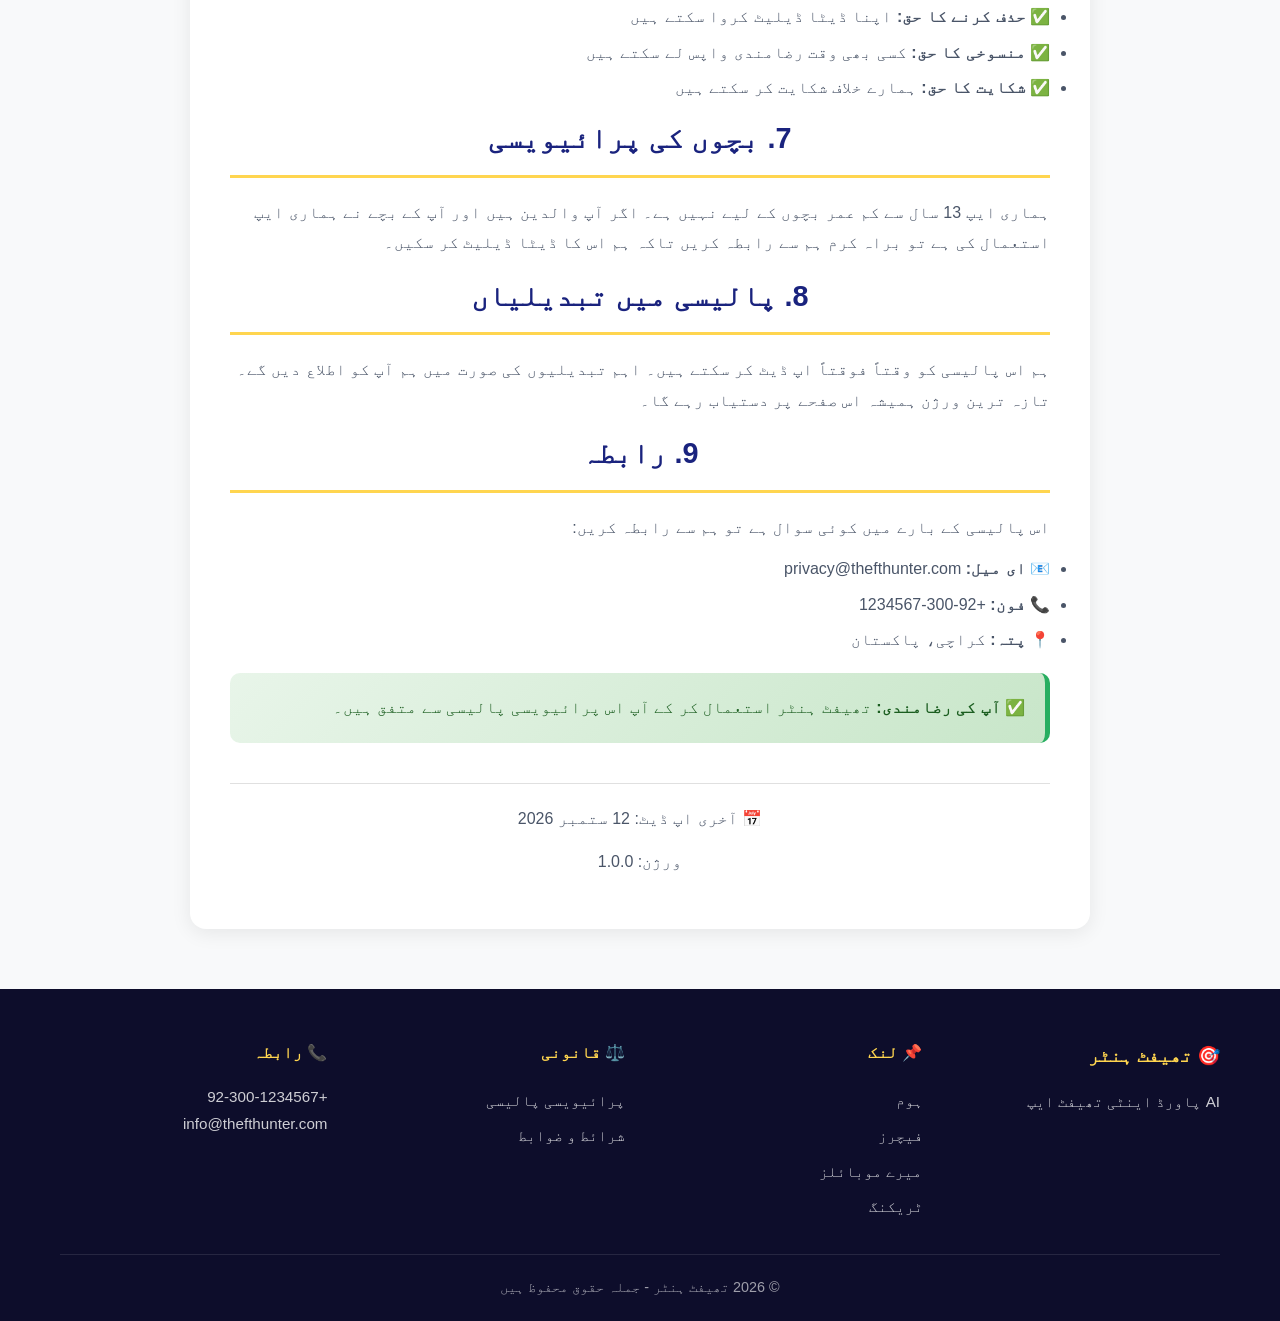
<file: privacy.html>
<!DOCTYPE html>
<html lang="ur" dir="rtl">
<head>
    <meta charset="UTF-8" />
    <meta name="viewport" content="width=device-width, initial-scale=1.0"/>
    <title>🔒 پرائیویسی پالیسی - تھیفٹ ہنٹر</title>
    <meta name="description" content="تھیفٹ ہنٹر - پرائیویسی پالیسی" />
    <link rel="stylesheet" href="css/style.css" />
    <style>
        .policy-container {
            background: white;
            padding: 40px;
            border-radius: 16px;
            box-shadow: 0 4px 20px rgba(0,0,0,0.08);
            max-width: 900px;
            margin: 0 auto;
        }
        .policy-container h2 {
            color: #1A237E;
            margin-bottom: 20px;
            font-size: 1.8rem;
            border-bottom: 3px solid #FFD54F;
            padding-bottom: 10px;
        }
        .policy-container h3 {
            color: #1A237E;
            margin-top: 30px;
            margin-bottom: 12px;
            font-size: 1.3rem;
        }
        .policy-container p {
            color: #4A5568;
            line-height: 1.9;
            margin-bottom: 12px;
            font-size: 1rem;
        }
        .policy-container ul {
            margin: 12px 0 12px 24px;
            color: #4A5568;
        }
        .policy-container ul li {
            margin-bottom: 8px;
            line-height: 1.7;
        }
        .policy-container .highlight-box {
            background: linear-gradient(135deg, #E8F5E9, #C8E6C9);
            border-right: 5px solid #27AE60;
            padding: 20px;
            border-radius: 10px;
            margin: 20px 0;
        }
        .policy-container .highlight-box p {
            color: #1B5E20;
            margin: 0;
            font-weight: 500;
        }
        .policy-container .warning-box {
            background: linear-gradient(135deg, #FFF3CD, #FFE082);
            border-right: 5px solid #F39C12;
            padding: 20px;
            border-radius: 10px;
            margin: 20px 0;
        }
        .policy-container .warning-box p {
            color: #856404;
            margin: 0;
            font-weight: 500;
        }
        .last-updated {
            text-align: center;
            color: #6C757D;
            font-size: 0.9rem;
            margin-top: 40px;
            padding-top: 20px;
            border-top: 1px solid #E0E0E0;
        }
        .toc {
            background: #F8F9FA;
            padding: 20px;
            border-radius: 10px;
            margin-bottom: 30px;
            border-right: 4px solid #1A237E;
        }
        .toc h4 {
            color: #1A237E;
            margin-bottom: 12px;
        }
        .toc ul {
            list-style: none;
            margin: 0;
            padding: 0;
        }
        .toc ul li {
            padding: 6px 0;
            color: #1A237E;
        }
        .toc ul li a {
            color: #3F51B5;
            text-decoration: none;
            font-weight: 500;
        }
        .toc ul li a:hover {
            text-decoration: underline;
        }
        @media (max-width: 600px) {
            .policy-container {
                padding: 20px;
            }
            .policy-container h2 {
                font-size: 1.4rem;
            }
            .policy-container h3 {
                font-size: 1.1rem;
            }
        }
    </style>
</head>
<body>

    <!-- ====== نیویگیشن بار ====== -->
    <nav class="navbar">
        <div class="container">
            <a href="index.html" class="logo">
                <span class="logo-icon">🎯</span>
                <span class="logo-text">تھیفٹ ہنٹر</span>
            </a>
            <ul class="nav-menu">
                <li><a href="index.html">ہوم</a></li>
                <li><a href="features.html">فیچرز</a></li>
                <li><a href="devices.html">میرے موبائلز</a></li>
                <li><a href="track.html">لائیو ٹریکنگ</a></li>
                <li><a href="community.html">کمیونٹی</a></li>
                <li><a href="report.html">رپورٹ</a></li>
                <li><a href="download.html">ڈاؤن لوڈ</a></li>
                <li><a href="contact.html">رابطہ</a></li>
            </ul>
        </div>
    </nav>

    <!-- ====== ہیرو ====== -->
    <section class="hero">
        <div class="container">
            <h1>🔒 <span>پرائیویسی</span> پالیسی</h1>
            <p>آپ کی پرائیویسی ہماری اولین ترجیح ہے</p>
        </div>
    </section>

    <!-- ====== پالیسی ====== -->
    <section>
        <div class="container">
            <div class="policy-container">

                <!-- فہرست -->
                <div class="toc">
                    <h4>📋 فہرست مضامین</h4>
                    <ul>
                        <li>1. تعارف</li>
                        <li>2. ہم کیا معلومات جمع کرتے ہیں</li>
                        <li>3. ہم معلومات کیسے استعمال کرتے ہیں</li>
                        <li>4. ڈیٹا کی حفاظت</li>
                        <li>5. تھرڈ پارٹی شیئرنگ</li>
                        <li>6. صارف کے حقوق</li>
                        <li>7. بچوں کی پرائیویسی</li>
                        <li>8. پالیسی میں تبدیلیاں</li>
                        <li>9. رابطہ</li>
                    </ul>
                </div>

                <!-- 1. تعارف -->
                <h2>1. تعارف</h2>
                <p>
                    تھیفٹ ہنٹر ("ہم"، "ہمارا"، "ایپ") میں خوش آمدید۔ ہم آپ کی پرائیویسی کی
                    حفاظت کے لیے پوری طرح پرعزم ہیں۔ یہ پرائیویسی پالیسی وضاحت کرتی ہے کہ
                    ہم آپ کی معلومات کیسے جمع کرتے ہیں، استعمال کرتے ہیں، اور ان کی حفاظت
                    کرتے ہیں۔
                </p>

                <div class="highlight-box">
                    <p>
                        ✅ <strong>اہم وعدہ:</strong> تمام ذاتی ڈیٹا آپ کے موبائل پر ہی
                        محفوظ رہتا ہے۔ ہم آپ کا ڈیٹا کہیں نہیں بھیجتے۔
                    </p>
                </div>

                <!-- 2. کیا معلومات -->
                <h2>2. ہم کیا معلومات جمع کرتے ہیں</h2>

                <h3>2.1 آپ کی دی گئی معلومات</h3>
                <ul>
                    <li>📱 <strong>موبائل کی معلومات:</strong> ماڈل، IMEI، رنگ</li>
                    <li>👤 <strong>ذاتی معلومات:</strong> نام، فون نمبر، ای میل</li>
                    <li>📄 <strong>رپورٹ کی معلومات:</strong> چوری کی تفصیل، FIR نمبر</li>
                </ul>

                <h3>2.2 خودکار طور پر جمع کی گئی معلومات</h3>
                <ul>
                    <li>📍 <strong>لوکیشن:</strong> صرف چوری کی صورت میں</li>
                    <li>🤖 <strong>AI ڈیٹا:</strong> صرف آپ کے موبائل پر (سیکیورٹی کے لیے)</li>
                    <li>📊 <strong>استعمال کا ڈیٹا:</strong> ایپ کی کارکردگی بہتر بنانے کے لیے</li>
                </ul>

                <div class="warning-box">
                    <p>
                        ⚠️ <strong>نوٹ:</strong> ہم آپ کی اجازت کے بغیر کوئی بھی ذاتی
                        معلومات جمع نہیں کرتے۔
                    </p>
                </div>

                <!-- 3. استعمال -->
                <h2>3. ہم معلومات کیسے استعمال کرتے ہیں</h2>
                <p>ہم آپ کی معلومات درج ذیل مقاصد کے لیے استعمال کرتے ہیں:</p>
                <ul>
                    <li>✅ آپ کے چوری شدہ موبائل کو ڈھونڈنے کے لیے</li>
                    <li>✅ آپ کو سیکیورٹی الرٹس بھیجنے کے لیے</li>
                    <li>✅ ایپ کی کارکردگی بہتر بنانے کے لیے</li>
                    <li>✅ آپ کی درخواستوں کا جواب دینے کے لیے</li>
                    <li>✅ قانونی تقاضوں کو پورا کرنے کے لیے</li>
                </ul>

                <!-- 4. ڈیٹا کی حفاظت -->
                <h2>4. ڈیٹا کی حفاظت</h2>
                <p>
                    ہم آپ کے ڈیٹا کی حفاظت کے لیے جدید ترین ٹیکنالوجی استعمال کرتے ہیں:
                </p>
                <ul>
                    <li>🔐 <strong>انکرپشن:</strong> تمام ڈیٹا AES-256 سے انکرپٹ کیا جاتا ہے</li>
                    <li>🛡️ <strong>ہارڈویئر سیکیورٹی:</strong> آپ کے موبائل کی ہارڈویئر سیکیورٹی</li>
                    <li>🔒 <strong>لوکل اسٹوریج:</strong> تمام ذاتی ڈیٹا آپ کے موبائل پر</li>
                    <li>👤 <strong>بائیو میٹرک:</strong> انگلی یا چہرے سے تصدیق</li>
                </ul>

                <div class="highlight-box">
                    <p>
                        ✅ <strong>سب سے اہم بات:</strong> آپ کا ڈیٹا آپ کا ہے۔ ہم اسے
                        کبھی فروخت یا شیئر نہیں کرتے۔
                    </p>
                </div>

                <!-- 5. تھرڈ پارٹی -->
                <h2>5. تھرڈ پارٹی شیئرنگ</h2>
                <p>ہم آپ کا ڈیٹا صرف ان صورتوں میں شیئر کرتے ہیں:</p>
                <ul>
                    <li>🚔 <strong>پولیس:</strong> صرف قانونی درخواست پر</li>
                    <li>👥 <strong>کمیونٹی:</strong> صرف چوری شدہ موبائل کی معلومات (آپ کی رضامندی سے)</li>
                    <li>📧 <strong>ای میل/SMS سروس:</strong> صرف الرٹ بھیجنے کے لیے</li>
                </ul>

                <h3>5.1 ہم کیا نہیں کرتے</h3>
                <ul>
                    <li>❌ آپ کا ڈیٹا فروخت نہیں کرتے</li>
                    <li>❌ اشتہارات کے لیے استعمال نہیں کرتے</li>
                    <li>❌ کسی اور کو آپ کی اجازت کے بغیر نہیں دیتے</li>
                    <li>❌ آپ کی اجازت کے بغیر کسی اور کی جاسوسی نہیں کرتے</li>
                </ul>

                <!-- 6. صارف کے حقوق -->
                <h2>6. صارف کے حقوق</h2>
                <p>آپ کے درج ذیل حقوق ہیں:</p>
                <ul>
                    <li>✅ <strong>رسائی کا حق:</strong> اپنا ڈیٹا دیکھ سکتے ہیں</li>
                    <li>✅ <strong>درستگی کا حق:</strong> غلط ڈیٹا درست کروا سکتے ہیں</li>
                    <li>✅ <strong>حذف کرنے کا حق:</strong> اپنا ڈیٹا ڈیلیٹ کروا سکتے ہیں</li>
                    <li>✅ <strong>منسوخی کا حق:</strong> کسی بھی وقت رضامندی واپس لے سکتے ہیں</li>
                    <li>✅ <strong>شکایت کا حق:</strong> ہمارے خلاف شکایت کر سکتے ہیں</li>
                </ul>

                <!-- 7. بچوں کی پرائیویسی -->
                <h2>7. بچوں کی پرائیویسی</h2>
                <p>
                    ہماری ایپ 13 سال سے کم عمر بچوں کے لیے نہیں ہے۔ اگر آپ والدین ہیں
                    اور آپ کے بچے نے ہماری ایپ استعمال کی ہے تو براہ کرم ہم سے رابطہ
                    کریں تاکہ ہم اس کا ڈیٹا ڈیلیٹ کر سکیں۔
                </p>

                <!-- 8. تبدیلیاں -->
                <h2>8. پالیسی میں تبدیلیاں</h2>
                <p>
                    ہم اس پالیسی کو وقتاً فوقتاً اپ ڈیٹ کر سکتے ہیں۔ اہم تبدیلیوں کی
                    صورت میں ہم آپ کو اطلاع دیں گے۔ تازہ ترین ورژن ہمیشہ اس صفحے پر
                    دستیاب رہے گا۔
                </p>

                <!-- 9. رابطہ -->
                <h2>9. رابطہ</h2>
                <p>اس پالیسی کے بارے میں کوئی سوال ہے تو ہم سے رابطہ کریں:</p>
                <ul>
                    <li>📧 <strong>ای میل:</strong> privacy@thefthunter.com</li>
                    <li>📞 <strong>فون:</strong> +92-300-1234567</li>
                    <li>📍 <strong>پتہ:</strong> کراچی، پاکستان</li>
                </ul>

                <div class="highlight-box">
                    <p>
                        ✅ <strong>آپ کی رضامندی:</strong> تھیفٹ ہنٹر استعمال کر کے آپ
                        اس پرائیویسی پالیسی سے متفق ہیں۔
                    </p>
                </div>

                <div class="last-updated">
                    <p>📅 آخری اپ ڈیٹ: 12 ستمبر 2026</p>
                    <p>ورژن: 1.0.0</p>
                </div>

            </div>
        </div>
    </section>

    <!-- ====== فوٹر ====== -->
    <footer>
        <div class="container">
            <div class="footer-grid">
                <div>
                    <h3>🎯 تھیفٹ ہنٹر</h3>
                    <p>AI پاورڈ اینٹی تھیفٹ ایپ</p>
                </div>
                <div>
                    <h4>📌 لنک</h4>
                    <ul>
                        <li><a href="index.html">ہوم</a></li>
                        <li><a href="features.html">فیچرز</a></li>
                        <li><a href="devices.html">میرے موبائلز</a></li>
                        <li><a href="track.html">ٹریکنگ</a></li>
                    </ul>
                </div>
                <div>
                    <h4>⚖️ قانونی</h4>
                    <ul>
                        <li><a href="privacy.html">پرائیویسی پالیسی</a></li>
                        <li><a href="terms.html">شرائط و ضوابط</a></li>
                    </ul>
                </div>
                <div>
                    <h4>📞 رابطہ</h4>
                    <p>+92-300-1234567</p>
                    <p>info@thefthunter.com</p>
                </div>
            </div>
            <p class="copyright">&copy; 2026 تھیفٹ ہنٹر - جملہ حقوق محفوظ ہیں</p>
        </div>
    </footer>

</body>
              </html>
</file>
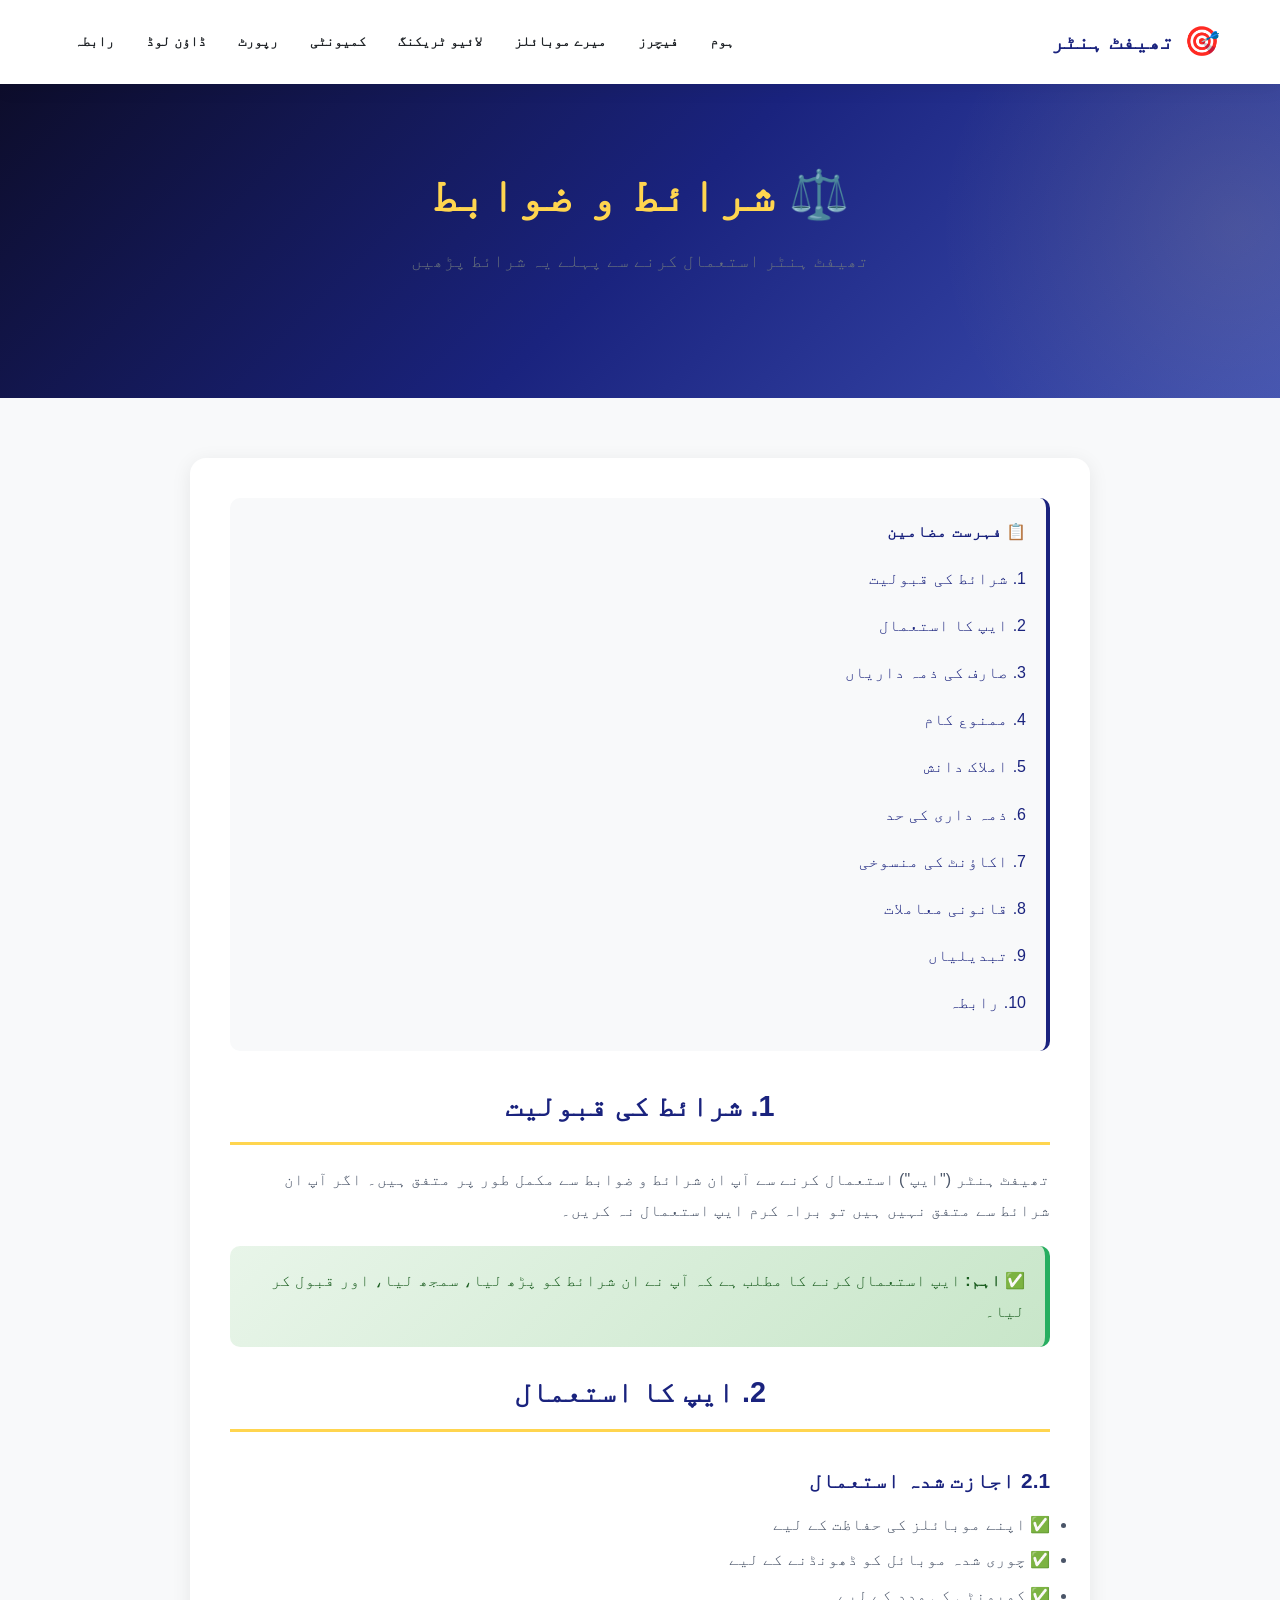
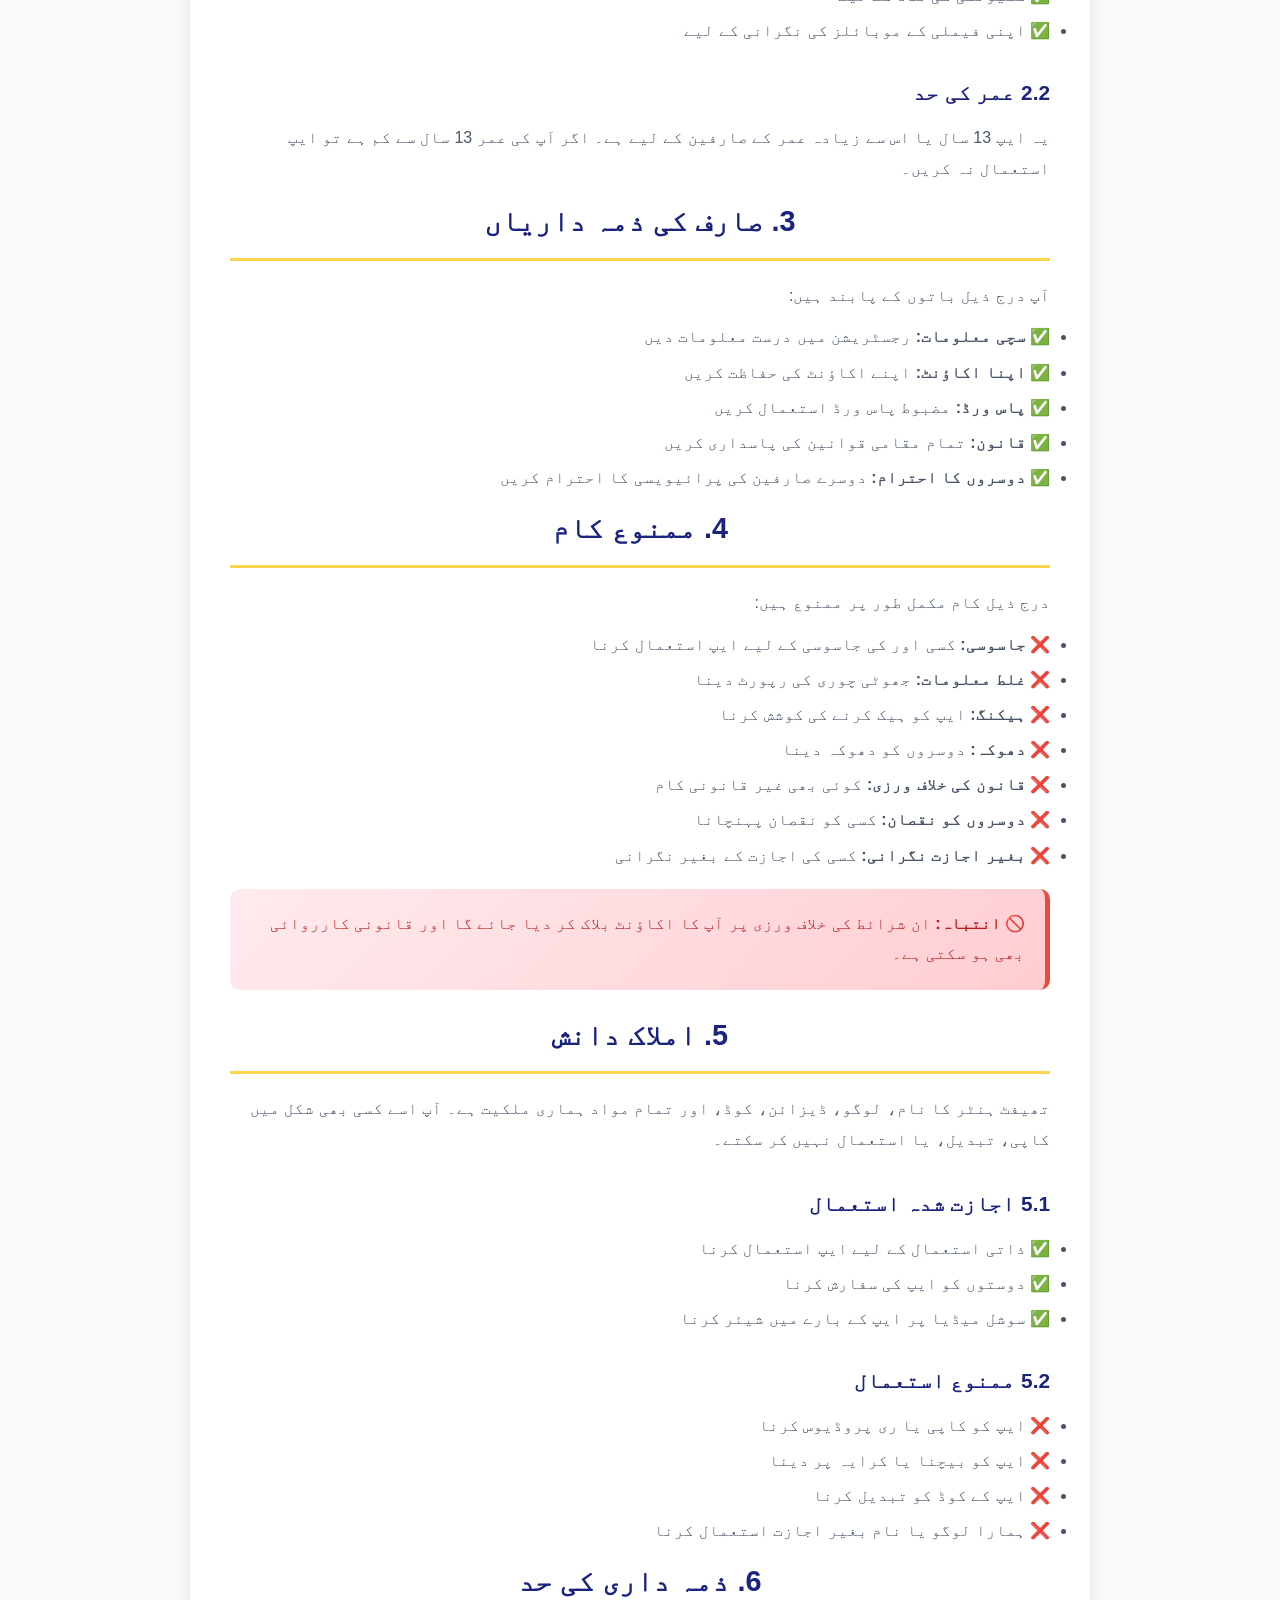
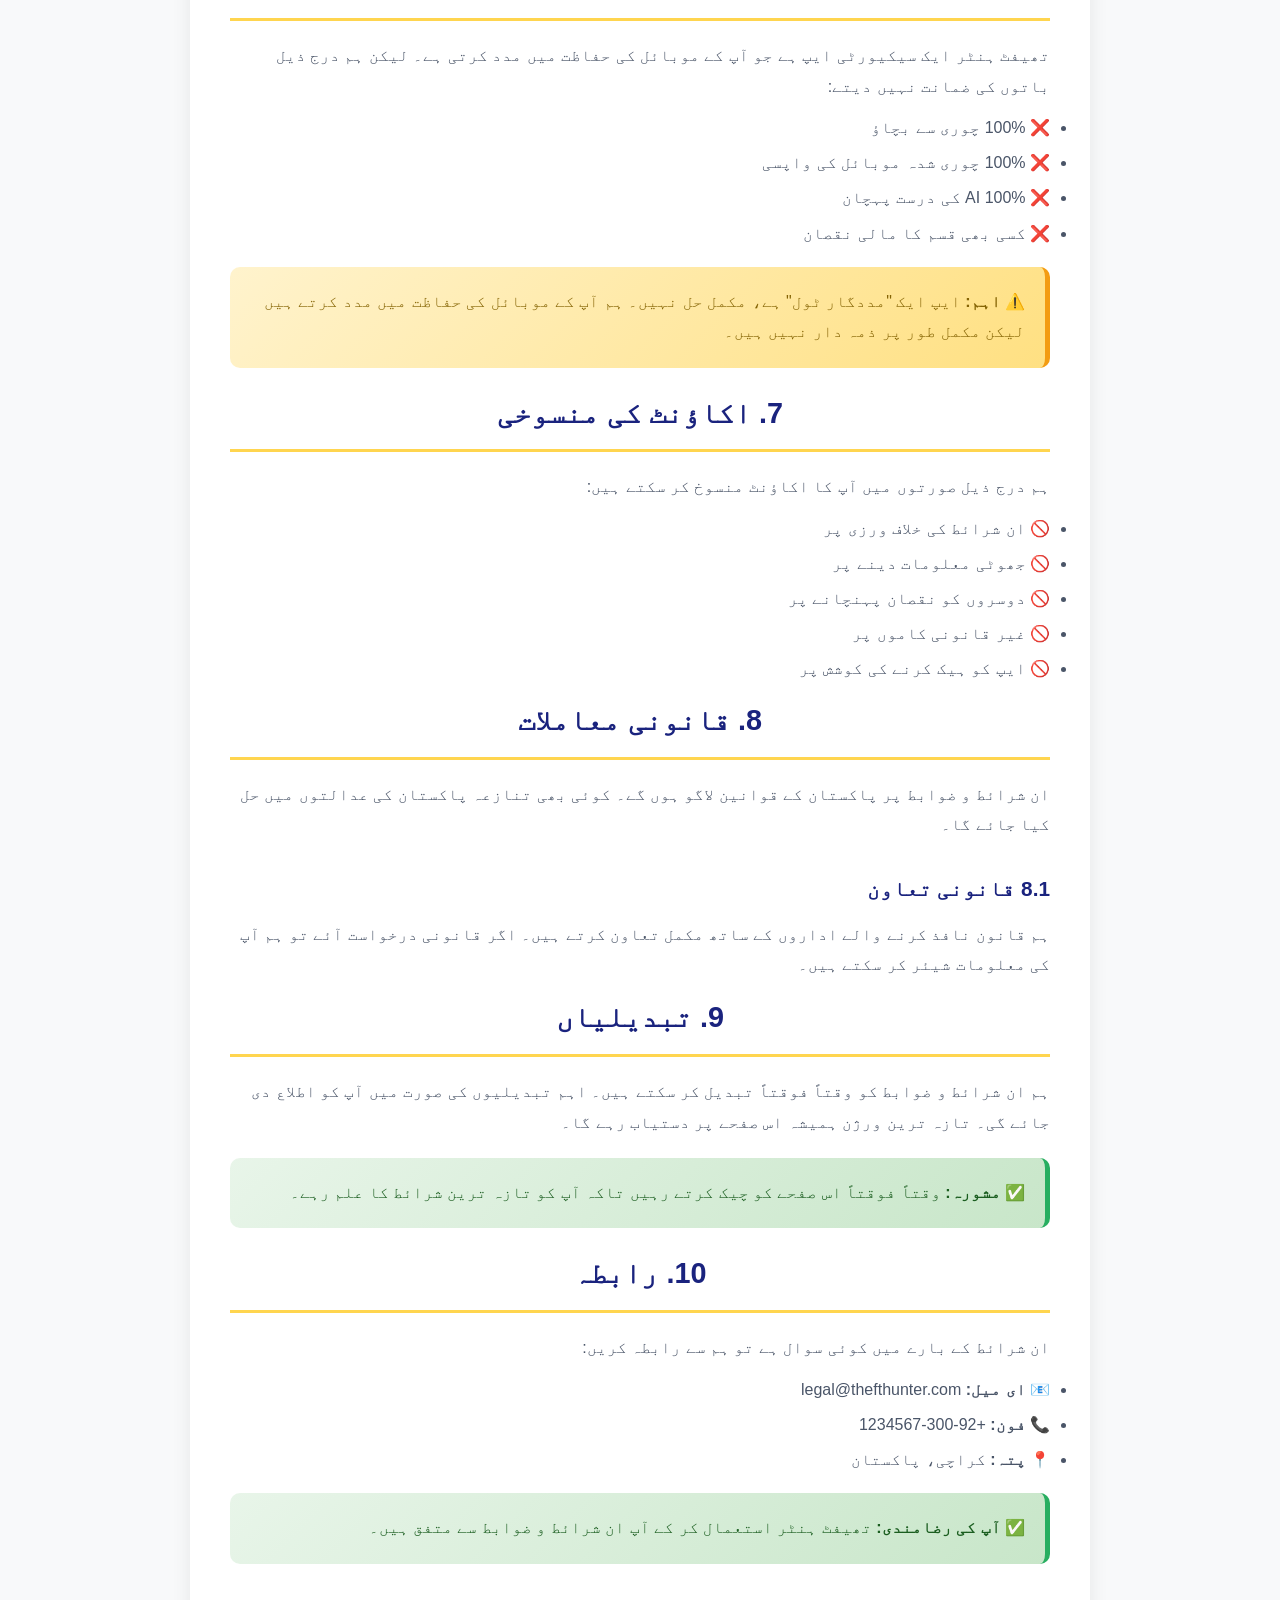
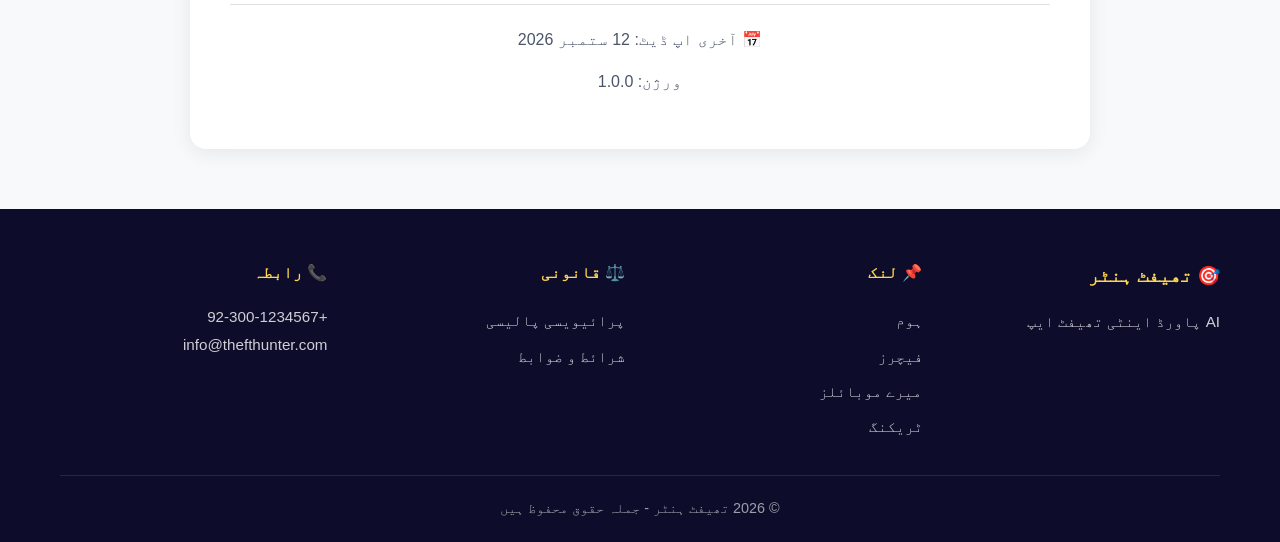
<file: terms.html>
<!DOCTYPE html>
<html lang="ur" dir="rtl">
<head>
    <meta charset="UTF-8" />
    <meta name="viewport" content="width=device-width, initial-scale=1.0"/>
    <title>⚖️ شرائط و ضوابط - تھیفٹ ہنٹر</title>
    <meta name="description" content="تھیفٹ ہنٹر - شرائط و ضوابط" />
    <link rel="stylesheet" href="css/style.css" />
    <style>
        .terms-container {
            background: white;
            padding: 40px;
            border-radius: 16px;
            box-shadow: 0 4px 20px rgba(0,0,0,0.08);
            max-width: 900px;
            margin: 0 auto;
        }
        .terms-container h2 {
            color: #1A237E;
            margin-bottom: 20px;
            font-size: 1.8rem;
            border-bottom: 3px solid #FFD54F;
            padding-bottom: 10px;
        }
        .terms-container h3 {
            color: #1A237E;
            margin-top: 30px;
            margin-bottom: 12px;
            font-size: 1.3rem;
        }
        .terms-container p {
            color: #4A5568;
            line-height: 1.9;
            margin-bottom: 12px;
            font-size: 1rem;
        }
        .terms-container ul {
            margin: 12px 0 12px 24px;
            color: #4A5568;
        }
        .terms-container ul li {
            margin-bottom: 8px;
            line-height: 1.7;
        }
        .terms-container .highlight-box {
            background: linear-gradient(135deg, #E8F5E9, #C8E6C9);
            border-right: 5px solid #27AE60;
            padding: 20px;
            border-radius: 10px;
            margin: 20px 0;
        }
        .terms-container .highlight-box p {
            color: #1B5E20;
            margin: 0;
            font-weight: 500;
        }
        .terms-container .warning-box {
            background: linear-gradient(135deg, #FFF3CD, #FFE082);
            border-right: 5px solid #F39C12;
            padding: 20px;
            border-radius: 10px;
            margin: 20px 0;
        }
        .terms-container .warning-box p {
            color: #856404;
            margin: 0;
            font-weight: 500;
        }
        .terms-container .danger-box {
            background: linear-gradient(135deg, #FFEBEE, #FFCDD2);
            border-right: 5px solid #E74C3C;
            padding: 20px;
            border-radius: 10px;
            margin: 20px 0;
        }
        .terms-container .danger-box p {
            color: #B71C1C;
            margin: 0;
            font-weight: 500;
        }
        .last-updated {
            text-align: center;
            color: #6C757D;
            font-size: 0.9rem;
            margin-top: 40px;
            padding-top: 20px;
            border-top: 1px solid #E0E0E0;
        }
        .toc {
            background: #F8F9FA;
            padding: 20px;
            border-radius: 10px;
            margin-bottom: 30px;
            border-right: 4px solid #1A237E;
        }
        .toc h4 {
            color: #1A237E;
            margin-bottom: 12px;
        }
        .toc ul {
            list-style: none;
            margin: 0;
            padding: 0;
        }
        .toc ul li {
            padding: 6px 0;
            color: #1A237E;
        }
        .toc ul li a {
            color: #3F51B5;
            text-decoration: none;
            font-weight: 500;
        }
        .toc ul li a:hover {
            text-decoration: underline;
        }
        @media (max-width: 600px) {
            .terms-container {
                padding: 20px;
            }
            .terms-container h2 {
                font-size: 1.4rem;
            }
            .terms-container h3 {
                font-size: 1.1rem;
            }
        }
    </style>
</head>
<body>

    <!-- ====== نیویگیشن بار ====== -->
    <nav class="navbar">
        <div class="container">
            <a href="index.html" class="logo">
                <span class="logo-icon">🎯</span>
                <span class="logo-text">تھیفٹ ہنٹر</span>
            </a>
            <ul class="nav-menu">
                <li><a href="index.html">ہوم</a></li>
                <li><a href="features.html">فیچرز</a></li>
                <li><a href="devices.html">میرے موبائلز</a></li>
                <li><a href="track.html">لائیو ٹریکنگ</a></li>
                <li><a href="community.html">کمیونٹی</a></li>
                <li><a href="report.html">رپورٹ</a></li>
                <li><a href="download.html">ڈاؤن لوڈ</a></li>
                <li><a href="contact.html">رابطہ</a></li>
            </ul>
        </div>
    </nav>

    <!-- ====== ہیرو ====== -->
    <section class="hero">
        <div class="container">
            <h1>⚖️ <span>شرائط و ضوابط</span></h1>
            <p>تھیفٹ ہنٹر استعمال کرنے سے پہلے یہ شرائط پڑھیں</p>
        </div>
    </section>

    <!-- ====== شرائط ====== -->
    <section>
        <div class="container">
            <div class="terms-container">

                <!-- فہرست -->
                <div class="toc">
                    <h4>📋 فہرست مضامین</h4>
                    <ul>
                        <li>1. شرائط کی قبولیت</li>
                        <li>2. ایپ کا استعمال</li>
                        <li>3. صارف کی ذمہ داریاں</li>
                        <li>4. ممنوع کام</li>
                        <li>5. املاک دانش</li>
                        <li>6. ذمہ داری کی حد</li>
                        <li>7. اکاؤنٹ کی منسوخی</li>
                        <li>8. قانونی معاملات</li>
                        <li>9. تبدیلیاں</li>
                        <li>10. رابطہ</li>
                    </ul>
                </div>

                <!-- 1. قبولیت -->
                <h2>1. شرائط کی قبولیت</h2>
                <p>
                    تھیفٹ ہنٹر ("ایپ") استعمال کرنے سے آپ ان شرائط و ضوابط سے مکمل طور
                    پر متفق ہیں۔ اگر آپ ان شرائط سے متفق نہیں ہیں تو براہ کرم ایپ
                    استعمال نہ کریں۔
                </p>

                <div class="highlight-box">
                    <p>
                        ✅ <strong>اہم:</strong> ایپ استعمال کرنے کا مطلب ہے کہ آپ نے
                        ان شرائط کو پڑھ لیا، سمجھ لیا، اور قبول کر لیا۔
                    </p>
                </div>

                <!-- 2. ایپ کا استعمال -->
                <h2>2. ایپ کا استعمال</h2>

                <h3>2.1 اجازت شدہ استعمال</h3>
                <ul>
                    <li>✅ اپنے موبائلز کی حفاظت کے لیے</li>
                    <li>✅ چوری شدہ موبائل کو ڈھونڈنے کے لیے</li>
                    <li>✅ کمیونٹی کی مدد کے لیے</li>
                    <li>✅ اپنی فیملی کے موبائلز کی نگرانی کے لیے</li>
                </ul>

                <h3>2.2 عمر کی حد</h3>
                <p>
                    یہ ایپ 13 سال یا اس سے زیادہ عمر کے صارفین کے لیے ہے۔ اگر آپ کی
                    عمر 13 سال سے کم ہے تو ایپ استعمال نہ کریں۔
                </p>

                <!-- 3. صارف کی ذمہ داریاں -->
                <h2>3. صارف کی ذمہ داریاں</h2>
                <p>آپ درج ذیل باتوں کے پابند ہیں:</p>
                <ul>
                    <li>✅ <strong>سچی معلومات:</strong> رجسٹریشن میں درست معلومات دیں</li>
                    <li>✅ <strong>اپنا اکاؤنٹ:</strong> اپنے اکاؤنٹ کی حفاظت کریں</li>
                    <li>✅ <strong>پاس ورڈ:</strong> مضبوط پاس ورڈ استعمال کریں</li>
                    <li>✅ <strong>قانون:</strong> تمام مقامی قوانین کی پاسداری کریں</li>
                    <li>✅ <strong>دوسروں کا احترام:</strong> دوسرے صارفین کی پرائیویسی کا احترام کریں</li>
                </ul>

                <!-- 4. ممنوع کام -->
                <h2>4. ممنوع کام</h2>
                <p>درج ذیل کام مکمل طور پر ممنوع ہیں:</p>
                <ul>
                    <li>❌ <strong>جاسوسی:</strong> کسی اور کی جاسوسی کے لیے ایپ استعمال کرنا</li>
                    <li>❌ <strong>غلط معلومات:</strong> جھوٹی چوری کی رپورٹ دینا</li>
                    <li>❌ <strong>ہیکنگ:</strong> ایپ کو ہیک کرنے کی کوشش کرنا</li>
                    <li>❌ <strong>دھوکہ:</strong> دوسروں کو دھوکہ دینا</li>
                    <li>❌ <strong>قانون کی خلاف ورزی:</strong> کوئی بھی غیر قانونی کام</li>
                    <li>❌ <strong>دوسروں کو نقصان:</strong> کسی کو نقصان پہنچانا</li>
                    <li>❌ <strong>بغیر اجازت نگرانی:</strong> کسی کی اجازت کے بغیر نگرانی</li>
                </ul>

                <div class="danger-box">
                    <p>
                        🚫 <strong>انتباہ:</strong> ان شرائط کی خلاف ورزی پر آپ کا اکاؤنٹ
                        بلاک کر دیا جائے گا اور قانونی کارروائی بھی ہو سکتی ہے۔
                    </p>
                </div>

                <!-- 5. املاک دانش -->
                <h2>5. املاک دانش</h2>
                <p>
                    تھیفٹ ہنٹر کا نام، لوگو، ڈیزائن، کوڈ، اور تمام مواد ہماری ملکیت
                    ہے۔ آپ اسے کسی بھی شکل میں کاپی، تبدیل، یا استعمال نہیں کر سکتے۔
                </p>

                <h3>5.1 اجازت شدہ استعمال</h3>
                <ul>
                    <li>✅ ذاتی استعمال کے لیے ایپ استعمال کرنا</li>
                    <li>✅ دوستوں کو ایپ کی سفارش کرنا</li>
                    <li>✅ سوشل میڈیا پر ایپ کے بارے میں شیئر کرنا</li>
                </ul>

                <h3>5.2 ممنوع استعمال</h3>
                <ul>
                    <li>❌ ایپ کو کاپی یا ری پروڈیوس کرنا</li>
                    <li>❌ ایپ کو بیچنا یا کرایہ پر دینا</li>
                    <li>❌ ایپ کے کوڈ کو تبدیل کرنا</li>
                    <li>❌ ہمارا لوگو یا نام بغیر اجازت استعمال کرنا</li>
                </ul>

                <!-- 6. ذمہ داری کی حد -->
                <h2>6. ذمہ داری کی حد</h2>
                <p>
                    تھیفٹ ہنٹر ایک سیکیورٹی ایپ ہے جو آپ کے موبائل کی حفاظت میں مدد
                    کرتی ہے۔ لیکن ہم درج ذیل باتوں کی ضمانت نہیں دیتے:
                </p>
                <ul>
                    <li>❌ 100% چوری سے بچاؤ</li>
                    <li>❌ 100% چوری شدہ موبائل کی واپسی</li>
                    <li>❌ 100% AI کی درست پہچان</li>
                    <li>❌ کسی بھی قسم کا مالی نقصان</li>
                </ul>

                <div class="warning-box">
                    <p>
                        ⚠️ <strong>اہم:</strong> ایپ ایک "مددگار ٹول" ہے، مکمل حل نہیں۔
                        ہم آپ کے موبائل کی حفاظت میں مدد کرتے ہیں لیکن مکمل طور پر
                        ذمہ دار نہیں ہیں۔
                    </p>
                </div>

                <!-- 7. اکاؤنٹ کی منسوخی -->
                <h2>7. اکاؤنٹ کی منسوخی</h2>
                <p>ہم درج ذیل صورتوں میں آپ کا اکاؤنٹ منسوخ کر سکتے ہیں:</p>
                <ul>
                    <li>🚫 ان شرائط کی خلاف ورزی پر</li>
                    <li>🚫 جھوٹی معلومات دینے پر</li>
                    <li>🚫 دوسروں کو نقصان پہنچانے پر</li>
                    <li>🚫 غیر قانونی کاموں پر</li>
                    <li>🚫 ایپ کو ہیک کرنے کی کوشش پر</li>
                </ul>

                <!-- 8. قانونی معاملات -->
                <h2>8. قانونی معاملات</h2>
                <p>
                    ان شرائط و ضوابط پر پاکستان کے قوانین لاگو ہوں گے۔ کوئی بھی تنازعہ
                    پاکستان کی عدالتوں میں حل کیا جائے گا۔
                </p>

                <h3>8.1 قانونی تعاون</h3>
                <p>
                    ہم قانون نافذ کرنے والے اداروں کے ساتھ مکمل تعاون کرتے ہیں۔ اگر
                    قانونی درخواست آئے تو ہم آپ کی معلومات شیئر کر سکتے ہیں۔
                </p>

                <!-- 9. تبدیلیاں -->
                <h2>9. تبدیلیاں</h2>
                <p>
                    ہم ان شرائط و ضوابط کو وقتاً فوقتاً تبدیل کر سکتے ہیں۔ اہم
                    تبدیلیوں کی صورت میں آپ کو اطلاع دی جائے گی۔ تازہ ترین ورژن ہمیشہ
                    اس صفحے پر دستیاب رہے گا۔
                </p>

                <div class="highlight-box">
                    <p>
                        ✅ <strong>مشورہ:</strong> وقتاً فوقتاً اس صفحے کو چیک کرتے رہیں
                        تاکہ آپ کو تازہ ترین شرائط کا علم رہے۔
                    </p>
                </div>

                <!-- 10. رابطہ -->
                <h2>10. رابطہ</h2>
                <p>ان شرائط کے بارے میں کوئی سوال ہے تو ہم سے رابطہ کریں:</p>
                <ul>
                    <li>📧 <strong>ای میل:</strong> legal@thefthunter.com</li>
                    <li>📞 <strong>فون:</strong> +92-300-1234567</li>
                    <li>📍 <strong>پتہ:</strong> کراچی، پاکستان</li>
                </ul>

                <div class="highlight-box">
                    <p>
                        ✅ <strong>آپ کی رضامندی:</strong> تھیفٹ ہنٹر استعمال کر کے آپ
                        ان شرائط و ضوابط سے متفق ہیں۔
                    </p>
                </div>

                <div class="last-updated">
                    <p>📅 آخری اپ ڈیٹ: 12 ستمبر 2026</p>
                    <p>ورژن: 1.0.0</p>
                </div>

            </div>
        </div>
    </section>

    <!-- ====== فوٹر ====== -->
    <footer>
        <div class="container">
            <div class="footer-grid">
                <div>
                    <h3>🎯 تھیفٹ ہنٹر</h3>
                    <p>AI پاورڈ اینٹی تھیفٹ ایپ</p>
                </div>
                <div>
                    <h4>📌 لنک</h4>
                    <ul>
                        <li><a href="index.html">ہوم</a></li>
                        <li><a href="features.html">فیچرز</a></li>
                        <li><a href="devices.html">میرے موبائلز</a></li>
                        <li><a href="track.html">ٹریکنگ</a></li>
                    </ul>
                </div>
                <div>
                    <h4>⚖️ قانونی</h4>
                    <ul>
                        <li><a href="privacy.html">پرائیویسی پالیسی</a></li>
                        <li><a href="terms.html">شرائط و ضوابط</a></li>
                    </ul>
                </div>
                <div>
                    <h4>📞 رابطہ</h4>
                    <p>+92-300-1234567</p>
                    <p>info@thefthunter.com</p>
                </div>
            </div>
            <p class="copyright">&copy; 2026 تھیفٹ ہنٹر - جملہ حقوق محفوظ ہیں</p>
        </div>
    </footer>

</body>
              </html>
</file>
<file: css/style.css>
/* ==============================================
   تھیفٹ ہنٹر - مکمل اسٹائل شیٹ
   ============================================== */

* {
    margin: 0;
    padding: 0;
    box-sizing: border-box;
}

:root {
    --primary: #1A237E;
    --primary-dark: #0D0D2B;
    --primary-light: #3F51B5;
    --secondary: #E74C3C;
    --accent: #FFD54F;
    --success: #27AE60;
    --warning: #F39C12;
    --white: #FFFFFF;
    --light: #F8F9FA;
    --gray: #6C757D;
    --dark: #212529;
    --shadow: 0 10px 40px rgba(0,0,0,0.1);
    --shadow-hover: 0 15px 50px rgba(0,0,0,0.2);
    --radius: 16px;
    --transition: all 0.3s ease;
}

html {
    scroll-behavior: smooth;
}

body {
    font-family: 'Segoe UI', Tahoma, Geneva, Verdana, sans-serif;
    background: var(--light);
    color: var(--dark);
    direction: rtl;
    line-height: 1.8;
    overflow-x: hidden;
}

.container {
    max-width: 1200px;
    margin: 0 auto;
    padding: 0 20px;
}

/* ==============================================
   نیویگیشن بار
   ============================================== */
.navbar {
    background: rgba(255, 255, 255, 0.98);
    backdrop-filter: blur(10px);
    padding: 16px 0;
    box-shadow: 0 2px 20px rgba(0,0,0,0.08);
    position: sticky;
    top: 0;
    z-index: 1000;
    transition: var(--transition);
}

.navbar .container {
    display: flex;
    justify-content: space-between;
    align-items: center;
    flex-wrap: wrap;
    gap: 10px;
}

.logo {
    display: flex;
    align-items: center;
    gap: 10px;
    font-size: 1.4rem;
    font-weight: 800;
    color: var(--primary);
    text-decoration: none;
}

.logo-icon {
    font-size: 1.8rem;
}

.nav-menu {
    display: flex;
    list-style: none;
    gap: 4px;
    flex-wrap: wrap;
    align-items: center;
}

.nav-menu li a {
    color: var(--dark);
    text-decoration: none;
    padding: 8px 14px;
    border-radius: 8px;
    font-weight: 600;
    font-size: 0.9rem;
    transition: var(--transition);
    display: block;
}

.nav-menu li a:hover,
.nav-menu li a.active {
    background: var(--primary);
    color: var(--white);
}

/* ==============================================
   ہیرو سیکشن
   ============================================== */
.hero {
    background: linear-gradient(135deg, var(--primary-dark) 0%, var(--primary) 50%, var(--primary-light) 100%);
    color: var(--white);
    padding: 80px 0;
    text-align: center;
    position: relative;
    overflow: hidden;
}

.hero::before {
    content: '';
    position: absolute;
    top: -50%;
    right: -20%;
    width: 600px;
    height: 600px;
    background: radial-gradient(circle, rgba(255,213,79,0.1) 0%, transparent 70%);
    border-radius: 50%;
    animation: float 20s ease-in-out infinite;
}

@keyframes float {
    0%, 100% { transform: translateY(0); }
    50% { transform: translateY(-30px); }
}

.hero h1 {
    font-size: 3rem;
    margin-bottom: 20px;
    line-height: 1.3;
    position: relative;
    z-index: 1;
}

.hero h1 span {
    color: var(--accent);
}

.hero p {
    font-size: 1.2rem;
    max-width: 700px;
    margin: 0 auto 30px;
    opacity: 0.9;
    position: relative;
    z-index: 1;
}

.hero-buttons {
    display: flex;
    gap: 16px;
    justify-content: center;
    flex-wrap: wrap;
    margin-bottom: 40px;
    position: relative;
    z-index: 1;
}

.btn {
    display: inline-block;
    padding: 14px 32px;
    border-radius: 50px;
    text-decoration: none;
    font-weight: 700;
    transition: var(--transition);
    cursor: pointer;
    border: none;
    font-size: 1rem;
    text-align: center;
}

.btn-primary {
    background: var(--accent);
    color: var(--primary-dark);
}

.btn-primary:hover {
    transform: translateY(-3px);
    box-shadow: 0 10px 30px rgba(255,213,79,0.4);
}

.btn-secondary {
    background: rgba(255,255,255,0.15);
    color: var(--white);
    border: 2px solid rgba(255,255,255,0.25);
}

.btn-secondary:hover {
    background: rgba(255,255,255,0.25);
    transform: translateY(-3px);
}

.hero-stats {
    display: flex;
    gap: 40px;
    justify-content: center;
    flex-wrap: wrap;
    position: relative;
    z-index: 1;
}

.stat {
    text-align: center;
}

.stat span {
    display: block;
    font-size: 2rem;
    font-weight: 800;
    color: var(--accent);
}

.stat p {
    font-size: 0.9rem;
    opacity: 0.8;
}

/* ==============================================
   سیکشنز (عام)
   ============================================== */
section {
    padding: 60px 0;
}

section h2 {
    font-size: 2.2rem;
    color: var(--primary);
    margin-bottom: 12px;
    text-align: center;
}

section > .container > p {
    text-align: center;
    color: var(--gray);
    font-size: 1.1rem;
    margin-bottom: 40px;
    max-width: 700px;
    margin-left: auto;
    margin-right: auto;
}

/* ==============================================
   فیملی ڈیوائسز
   ============================================== */
.family-devices {
    background: var(--white);
}

.devices-preview {
    display: grid;
    grid-template-columns: repeat(auto-fit, minmax(220px, 1fr));
    gap: 20px;
    margin-bottom: 30px;
}

.device-card {
    background: var(--light);
    padding: 20px;
    border-radius: var(--radius);
    text-align: center;
    border-right: 4px solid var(--success);
    transition: var(--transition);
}

.device-card:hover {
    transform: translateY(-5px);
    box-shadow: var(--shadow);
}

.device-icon {
    font-size: 3rem;
    margin-bottom: 10px;
}

.device-card h3 {
    color: var(--primary);
    margin-bottom: 5px;
    font-size: 1.1rem;
}

.device-card p {
    color: #495057; /* نیا رنگ - پہلے var(--gray) تھا */
    font-size: 0.9rem;
    margin-bottom: 10px;
}

.status {
    display: inline-block;
    padding: 4px 12px;
    border-radius: 50px;
    font-size: 0.8rem;
    font-weight: 700;
    margin: 8px 0;
}

.status.online {
    background: #D4EDDA;
    color: #155724;
}

.status.offline {
    background: #F8D7DA;
    color: #721C24;
}

.status.stolen {
    background: var(--secondary);
    color: var(--white);
}

.location {
    color: #155724; /* نیا رنگ - پہلے var(--success) تھا */
    font-size: 0.85rem;
    font-weight: 600;
}

/* ==============================================
   فیچرز
   ============================================== */
.features {
    background: var(--light);
}

.features-grid {
    display: grid;
    grid-template-columns: repeat(auto-fit, minmax(280px, 1fr));
    gap: 24px;
}

.feature-card {
    background: var(--white);
    padding: 30px;
    border-radius: var(--radius);
    box-shadow: 0 4px 20px rgba(0,0,0,0.05);
    transition: var(--transition);
    text-align: center;
}

.feature-card:hover {
    transform: translateY(-8px);
    box-shadow: var(--shadow-hover);
}

.feature-icon {
    font-size: 3rem;
    margin-bottom: 16px;
}

.feature-card h3 {
    color: var(--primary);
    margin-bottom: 10px;
    font-size: 1.2rem;
}

.feature-card p {
    color: var(--gray);
    font-size: 0.95rem;
    line-height: 1.7;
}

/* ==============================================
   کیسے کام کرتا ہے
   ============================================== */
.how-it-works {
    background: var(--white);
}

.steps {
    display: grid;
    grid-template-columns: repeat(auto-fit, minmax(250px, 1fr));
    gap: 30px;
}

.step {
    background: var(--light);
    padding: 30px;
    border-radius: var(--radius);
    text-align: center;
    transition: var(--transition);
}

.step:hover {
    transform: translateY(-5px);
    box-shadow: var(--shadow);
}

.step-number {
    width: 50px;
    height: 50px;
    background: var(--primary);
    color: var(--white);
    border-radius: 50%;
    display: flex;
    align-items: center;
    justify-content: center;
    font-size: 1.5rem;
    font-weight: 800;
    margin: 0 auto 16px;
}

.step h3 {
    color: var(--primary);
    margin-bottom: 10px;
}

.step p {
    color: var(--gray);
}

/* ==============================================
   ڈاؤن لوڈ سیکشن
   ============================================== */
.download-section {
    background: linear-gradient(135deg, var(--primary-dark), var(--primary));
    color: var(--white);
    text-align: center;
}

.download-section h2 {
    color: var(--accent);
}

.download-section > .container > p {
    color: rgba(255,255,255,0.9);
}

.download-buttons {
    display: flex;
    gap: 20px;
    justify-content: center;
    flex-wrap: wrap;
    margin-top: 30px;
}

.btn-download {
    background: var(--white);
    color: var(--primary);
    padding: 16px 36px;
}

.btn-download:hover {
    transform: translateY(-3px);
    box-shadow: 0 10px 30px rgba(255,255,255,0.3);
}

.btn-google {
    background: rgba(255,255,255,0.15);
    color: var(--white);
    border: 2px solid rgba(255,255,255,0.25);
}

.btn-google:hover {
    background: rgba(255,255,255,0.25);
}

/* ==============================================
   فوٹر
   ============================================== */
footer {
    background: var(--primary-dark);
    color: var(--white);
    padding: 50px 0 20px;
}

.footer-grid {
    display: grid;
    grid-template-columns: repeat(auto-fit, minmax(200px, 1fr));
    gap: 30px;
    margin-bottom: 30px;
}

.footer-grid h3,
.footer-grid h4 {
    color: var(--accent);
    margin-bottom: 15px;
}

.footer-grid p,
.footer-grid ul {
    color: rgba(255,255,255,0.8);
    font-size: 0.95rem;
}

.footer-grid ul {
    list-style: none;
}

.footer-grid ul li {
    padding: 4px 0;
}

.footer-grid ul li a {
    color: rgba(255,255,255,0.8);
    text-decoration: none;
    transition: var(--transition);
}

.footer-grid ul li a:hover {
    color: var(--accent);
    padding-right: 5px;
}

.copyright {
    text-align: center;
    padding-top: 20px;
    border-top: 1px solid rgba(255,255,255,0.1);
    color: rgba(255,255,255,0.6);
    font-size: 0.9rem;
}

/* ==============================================
   موبائل کے لیے (Responsive)
   ============================================== */
@media (max-width: 768px) {
    .hero h1 {
        font-size: 2rem;
    }
    
    .hero p {
        font-size: 1rem;
    }
    
    .nav-menu {
        justify-content: center;
        width: 100%;
    }
    
    .nav-menu li a {
        padding: 6px 10px;
        font-size: 0.85rem;
    }
    
    section h2 {
        font-size: 1.7rem;
    }
    
    .hero-stats {
        gap: 20px;
    }
    
    .stat span {
        font-size: 1.5rem;
    }
    
    .features-grid,
    .devices-preview,
    .steps {
        grid-template-columns: 1fr;
    }
    
    .btn {
        padding: 12px 24px;
        font-size: 0.9rem;
    }
}

@media (max-width: 480px) {
    .hero h1 {
        font-size: 1.6rem;
    }
    
    .logo {
        font-size: 1.1rem;
    }
    
    .logo-icon {
        font-size: 1.4rem;
    }
    
    .navbar {
        padding: 10px 0;
    }
    
    section {
        padding: 40px 0;
    }
    
    section h2 {
        font-size: 1.4rem;
    }
   }
</file>
